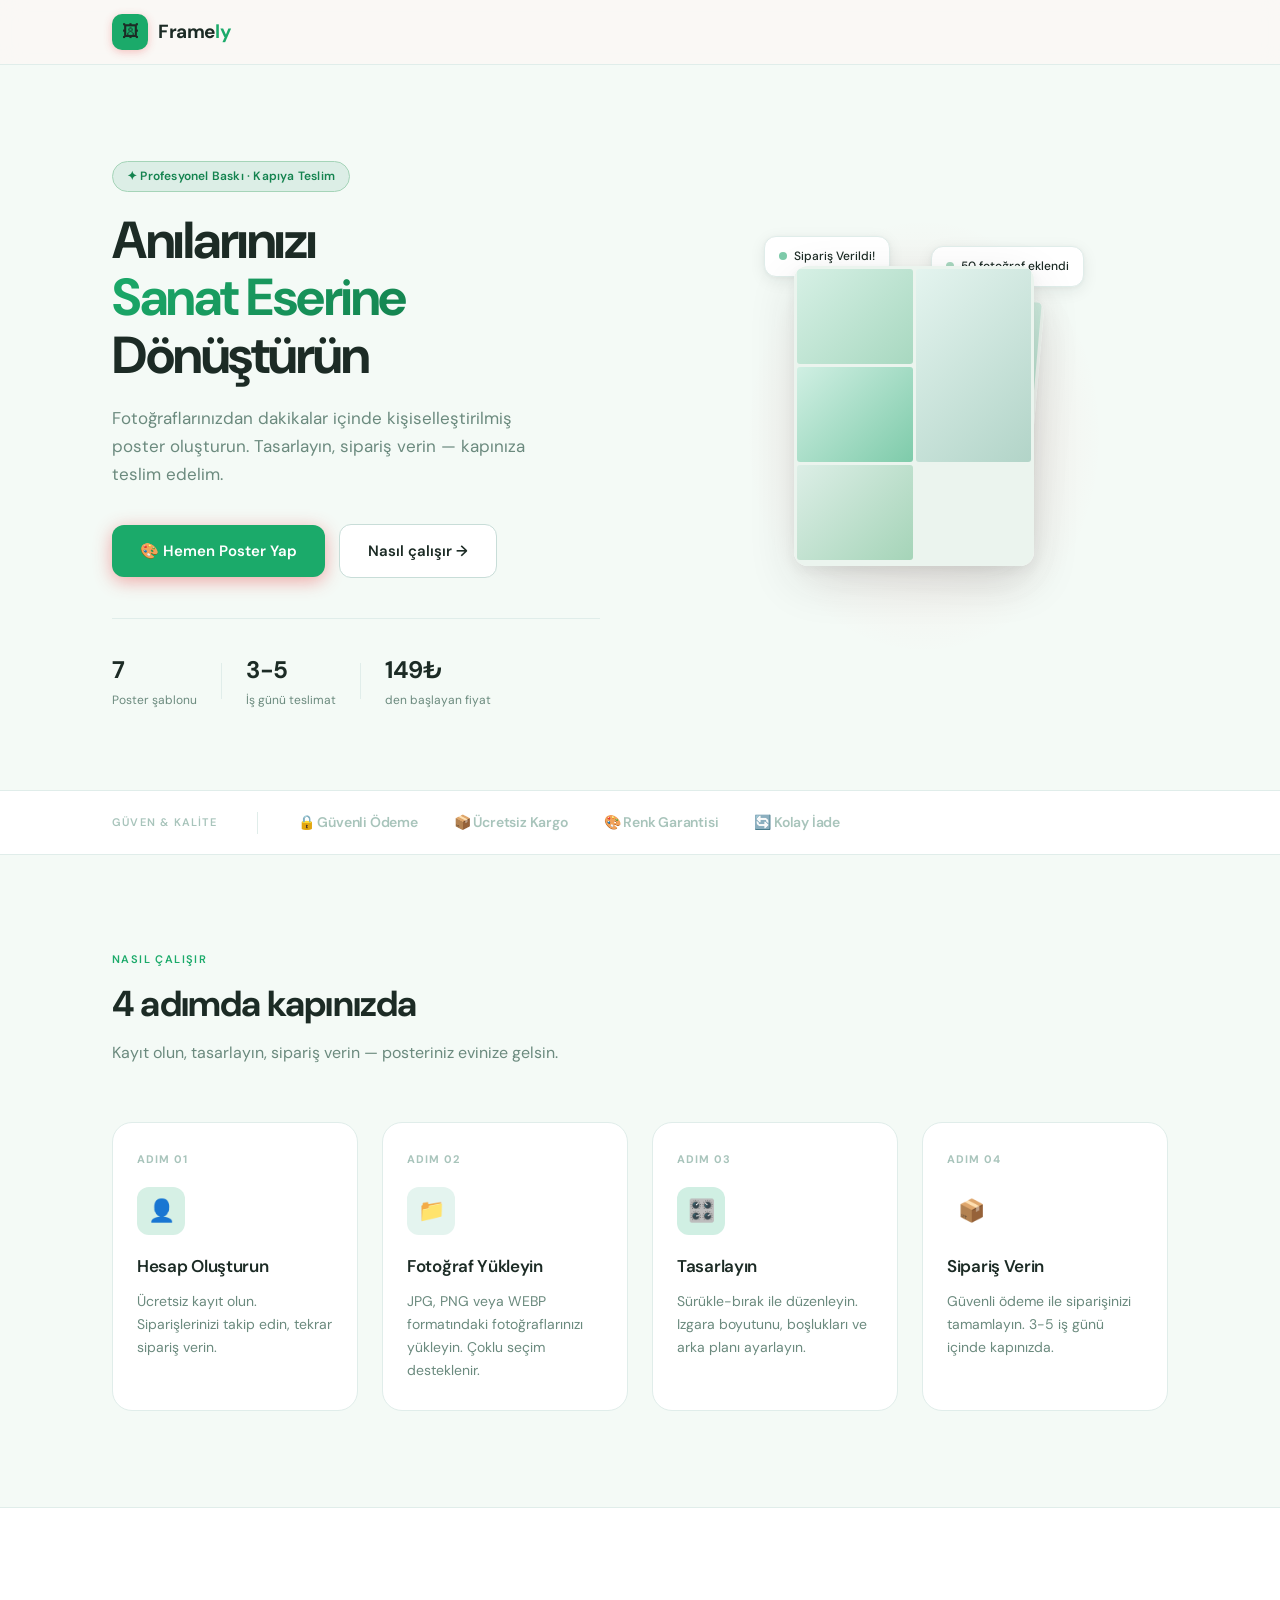
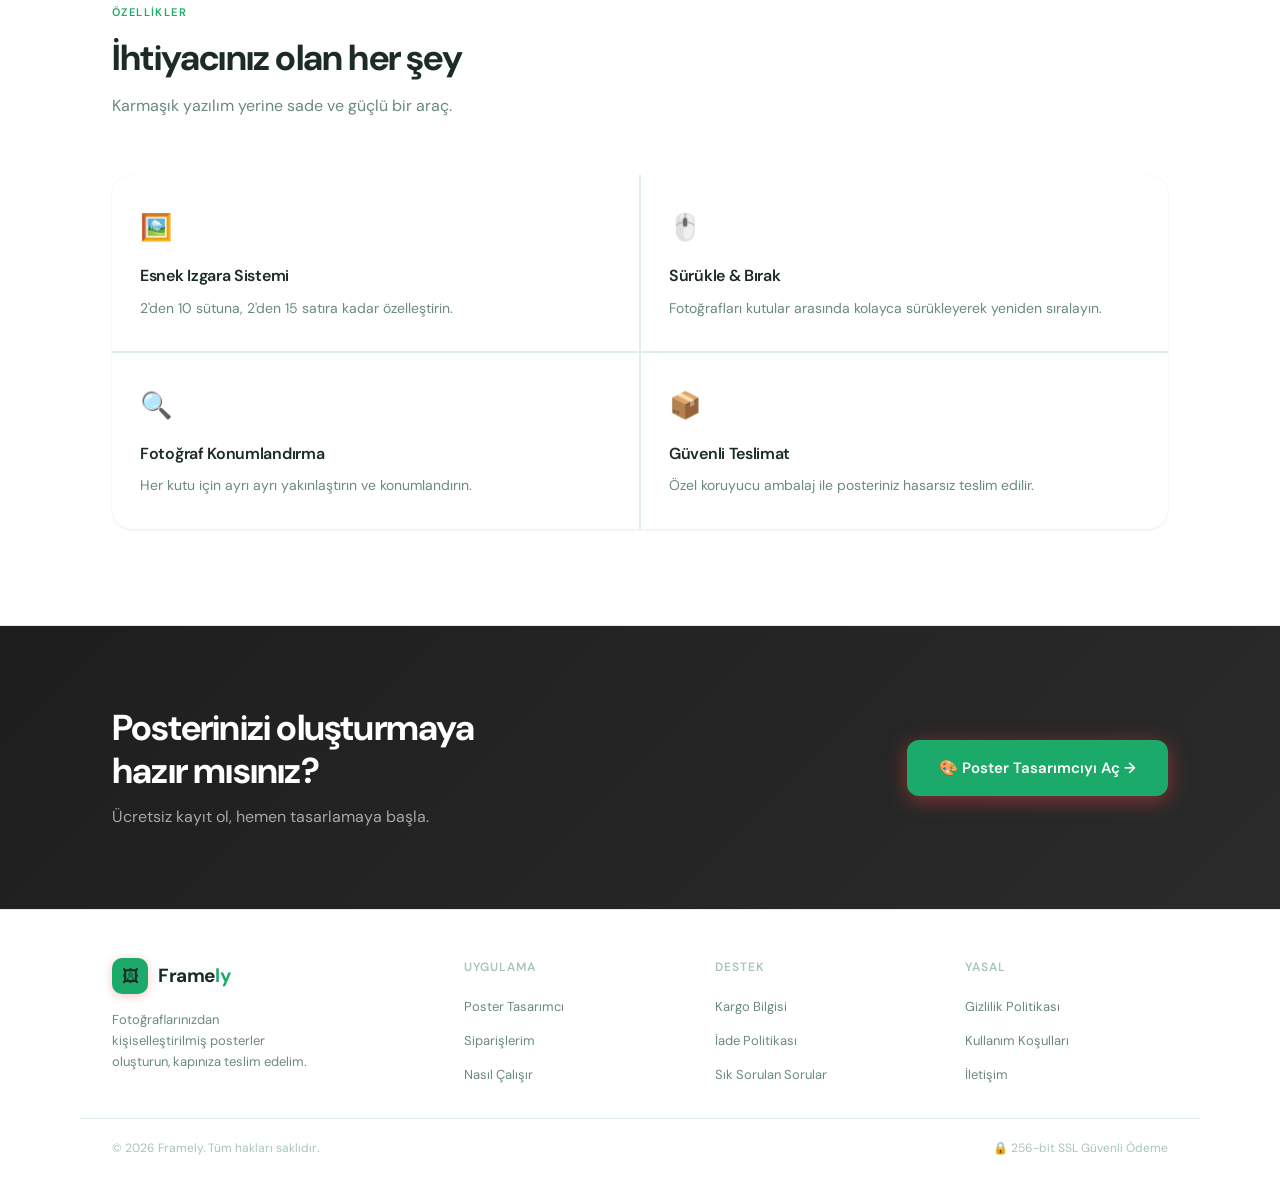
<file: index.html>
<!DOCTYPE html>
<html lang="tr">
<head>
<meta charset="UTF-8">
<meta name="viewport" content="width=device-width, initial-scale=1.0">
<link rel="icon" type="image/png" href="favicon.png">
<meta http-equiv="Cache-Control" content="no-cache, no-store, must-revalidate">
<meta http-equiv="Pragma" content="no-cache">
<meta http-equiv="Expires" content="0">
<meta name="app-version" content="5">
<script>if(!sessionStorage.getItem('fr-v5')){sessionStorage.setItem('fr-v5','1');location.reload(true);}</script>
<title>Framely — Kişisel Posterler</title>
<link rel="preconnect" href="https://fonts.googleapis.com">
<link href="https://fonts.googleapis.com/css2?family=DM+Sans:ital,wght@0,300;0,400;0,500;0,600;0,700;1,400&display=swap" rel="stylesheet">
<link rel="stylesheet" href="css/variables.css?v=6">
<link rel="stylesheet" href="css/landing.css?v=6">
<link rel="stylesheet" href="css/usermenu.css?v=6">
</head>
<body>

<!-- HEADER -->
<header>
  <div class="header-inner">
    <a href="index.html" class="logo">
      <div class="logo-mark">🖼</div>
      <span class="logo-text">Frame<span>ly</span></span>
    </a>

    <nav id="mainNav"></nav>
  </div>
</header>

<!-- HERO -->
<section>
  <div class="hero">

    <!-- Left -->
    <div class="hero-content">
      <div class="hero-badge">✦ Profesyonel Baskı · Kapıya Teslim</div>
      <h1 class="hero-title">
        Anılarınızı<br>
        <em>Sanat Eserine</em><br>
        Dönüştürün
      </h1>
      <p class="hero-sub">
        Fotoğraflarınızdan dakikalar içinde kişiselleştirilmiş poster oluşturun.
        Tasarlayın, sipariş verin — kapınıza teslim edelim.
      </p>
      <div class="hero-actions">
        <a href="templates.html" class="btn-hero btn-hero-primary">
          🎨 Hemen Poster Yap
        </a>
        <a href="#nasil-calisir" class="btn-hero btn-hero-ghost">
          Nasıl çalışır →
        </a>
      </div>

      <div class="hero-stats">
        <div class="stat-item">
          <div class="stat-num">7</div>
          <div class="stat-label">Poster şablonu</div>
        </div>
        <div class="stat-sep"></div>
        <div class="stat-item">
          <div class="stat-num">3-5</div>
          <div class="stat-label">İş günü teslimat</div>
        </div>
        <div class="stat-sep"></div>
        <div class="stat-item">
          <div class="stat-num">149₺</div>
          <div class="stat-label">den başlayan fiyat</div>
        </div>
      </div>
    </div>

    <!-- Right (Visual) -->
    <div class="hero-visual">
      <div class="poster-preview-wrap">
        <div class="poster-mock pm-main">
          <div class="pm-grid">
            <div class="pm-cell"></div>
            <div class="pm-cell"></div>
            <div class="pm-cell"></div>
            <div class="pm-cell"></div>
            <div class="pm-cell"></div>
          </div>
        </div>
        <div class="poster-mock pm-back">
          <div class="pm-grid">
            <div class="pm-cell"></div>
            <div class="pm-cell"></div>
            <div class="pm-cell"></div>
            <div class="pm-cell"></div>
            <div class="pm-cell"></div>
            <div class="pm-cell"></div>
          </div>
        </div>
        <div class="floating-tag">
          <div class="tag-dot" style="background:var(--mint)"></div>
          Sipariş Verildi!
        </div>
        <div class="floating-tag">
          <div class="tag-dot" style="background:var(--rose)"></div>
          50 fotoğraf eklendi
        </div>
      </div>
    </div>

  </div>
</section>

<!-- TRUST BAR -->
<div class="trust-bar">
  <div class="trust-inner">
    <span class="trust-label">Güven & Kalite</span>
    <div class="trust-sep"></div>
    <div class="trust-items">
      <span class="trust-item">🔒 Güvenli Ödeme</span>
      <span class="trust-item">📦 Ücretsiz Kargo</span>
      <span class="trust-item">🎨 Renk Garantisi</span>
      <span class="trust-item">🔄 Kolay İade</span>
    </div>
  </div>
</div>

<!-- HOW IT WORKS -->
<section class="section" id="nasil-calisir">
  <div class="section-label">Nasıl Çalışır</div>
  <h2 class="section-title">4 adımda kapınızda</h2>
  <p class="section-sub">Kayıt olun, tasarlayın, sipariş verin — posteriniz evinize gelsin.</p>

  <div class="steps-grid steps-grid-4">
    <div class="step-card">
      <div class="step-num">Adım 01</div>
      <div class="step-icon">👤</div>
      <div class="step-title">Hesap Oluşturun</div>
      <p class="step-desc">Ücretsiz kayıt olun. Siparişlerinizi takip edin, tekrar sipariş verin.</p>
    </div>
    <div class="step-card">
      <div class="step-num">Adım 02</div>
      <div class="step-icon">📁</div>
      <div class="step-title">Fotoğraf Yükleyin</div>
      <p class="step-desc">JPG, PNG veya WEBP formatındaki fotoğraflarınızı yükleyin. Çoklu seçim desteklenir.</p>
    </div>
    <div class="step-card">
      <div class="step-num">Adım 03</div>
      <div class="step-icon">🎛️</div>
      <div class="step-title">Tasarlayın</div>
      <p class="step-desc">Sürükle-bırak ile düzenleyin. Izgara boyutunu, boşlukları ve arka planı ayarlayın.</p>
    </div>
    <div class="step-card">
      <div class="step-num">Adım 04</div>
      <div class="step-icon">📦</div>
      <div class="step-title">Sipariş Verin</div>
      <p class="step-desc">Güvenli ödeme ile siparişinizi tamamlayın. 3-5 iş günü içinde kapınızda.</p>
    </div>
  </div>
</section>


<!-- FEATURES -->
<div class="features-section" id="ozellikler">
  <div class="section">
    <div class="section-label">Özellikler</div>
    <h2 class="section-title">İhtiyacınız olan her şey</h2>
    <p class="section-sub">Karmaşık yazılım yerine sade ve güçlü bir araç.</p>

    <div class="features-grid">
      <div class="feature-cell">
        <div class="feature-icon">🖼️</div>
        <div class="feature-title">Esnek Izgara Sistemi</div>
        <p class="feature-desc">2'den 10 sütuna, 2'den 15 satıra kadar özelleştirin.</p>
      </div>
      <div class="feature-cell">
        <div class="feature-icon">🖱️</div>
        <div class="feature-title">Sürükle & Bırak</div>
        <p class="feature-desc">Fotoğrafları kutular arasında kolayca sürükleyerek yeniden sıralayın.</p>
      </div>
      <div class="feature-cell">
        <div class="feature-icon">🔍</div>
        <div class="feature-title">Fotoğraf Konumlandırma</div>
        <p class="feature-desc">Her kutu için ayrı ayrı yakınlaştırın ve konumlandırın.</p>
      </div>
      <div class="feature-cell">
        <div class="feature-icon">📦</div>
        <div class="feature-title">Güvenli Teslimat</div>
        <p class="feature-desc">Özel koruyucu ambalaj ile posteriniz hasarsız teslim edilir.</p>
      </div>
    </div>
  </div>
</div>

<!-- CTA -->
<div class="cta-section">
  <div class="cta-inner">
    <div>
      <h2 class="cta-title">Posterinizi oluşturmaya<br>hazır mısınız?</h2>
      <p class="cta-sub">Ücretsiz kayıt ol, hemen tasarlamaya başla.</p>
    </div>
    <a href="templates.html" class="btn-cta">
      🎨 Poster Tasarımcıyı Aç →
    </a>
  </div>
</div>

<!-- FOOTER -->
<footer>
  <div class="footer-inner">
    <div class="footer-brand">
      <a href="index.html" class="logo">
        <div class="logo-mark">🖼</div>
        <span class="logo-text">Frame<span>ly</span></span>
      </a>
      <p class="footer-tagline">Fotoğraflarınızdan kişiselleştirilmiş posterler oluşturun, kapınıza teslim edelim.</p>
    </div>

    <div>
      <div class="footer-col-title">Uygulama</div>
      <ul class="footer-links">
        <li><a href="templates.html">Poster Tasarımcı</a></li>
        <li><a href="orders.html">Siparişlerim</a></li>
        <li><a href="#nasil-calisir">Nasıl Çalışır</a></li>
      </ul>
    </div>

    <div>
      <div class="footer-col-title">Destek</div>
      <ul class="footer-links">
        <li><a href="#">Kargo Bilgisi</a></li>
        <li><a href="iade-politikasi.html">İade Politikası</a></li>
        <li><a href="faq.html">Sık Sorulan Sorular</a></li>
      </ul>
    </div>

    <div>
      <div class="footer-col-title">Yasal</div>
      <ul class="footer-links">
        <li><a href="gizlilik-politikasi.html">Gizlilik Politikası</a></li>
        <li><a href="kullanim-kosullari.html">Kullanım Koşulları</a></li>
        <li><a href="iletisim.html">İletişim</a></li>
      </ul>
    </div>
  </div>

  <div class="footer-bottom">
    <span>© 2026 Framely. Tüm hakları saklıdır.</span>
    <span>🔒 256-bit SSL Güvenli Ödeme</span>
  </div>
</footer>

<script type="module">
import { renderSiteNav } from './js/header.js?v=6';
document.addEventListener('DOMContentLoaded', async () => {
  await renderSiteNav(document.getElementById('mainNav'), 'home');
});
</script>
</body>
</html>
</file>
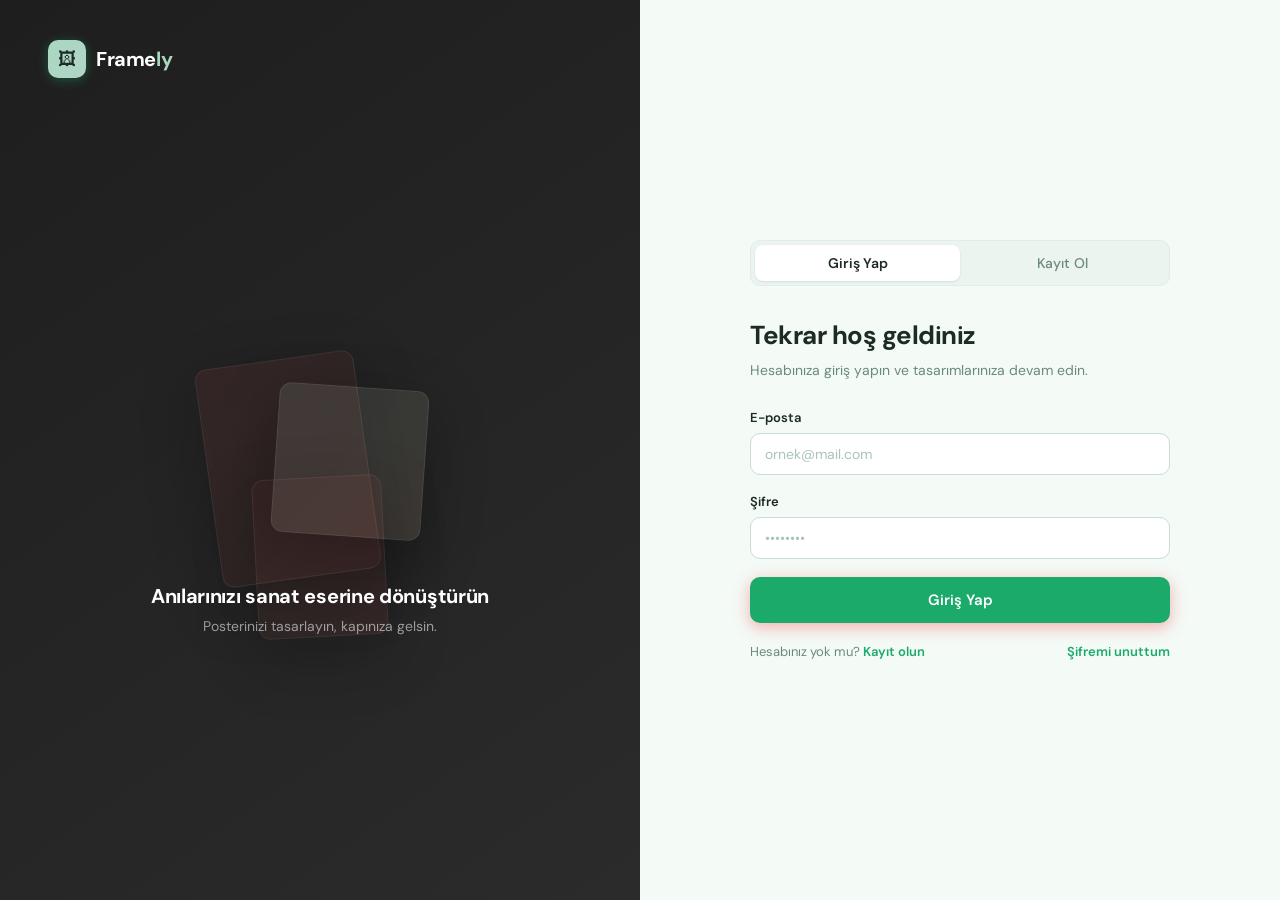
<file: auth.html>
﻿<!DOCTYPE html>
<html lang="tr">
<head>
<meta charset="UTF-8">
<meta name="viewport" content="width=device-width, initial-scale=1.0">
<link rel="icon" type="image/png" href="favicon.png">
<title>Framely — Giriş / Kayıt</title>
<link rel="preconnect" href="https://fonts.googleapis.com">
<link href="https://fonts.googleapis.com/css2?family=DM+Sans:wght@300;400;500;600;700&display=swap" rel="stylesheet">
<link rel="stylesheet" href="css/variables.css?v=6">
<link rel="stylesheet" href="css/auth.css?v=6">
</head>
<body>

<div class="auth-layout">

  <div class="auth-brand">
    <a href="index.html" class="logo">
      <div class="logo-mark">🖼</div>
      <span class="logo-text">Frame<span>ly</span></span>
    </a>
    <div class="auth-brand-visual">
      <div class="brand-poster bp1">
        <div class="brand-grid bg-5x10"></div>
      </div>
      <div class="brand-poster bp2">
        <div class="brand-grid bg-6x6"></div>
      </div>
      <div class="brand-poster bp3">
        <div class="brand-grid bg-7x7"></div>
      </div>
      <div class="brand-tagline">
        <strong>Anılarınızı sanat eserine dönüştürün</strong>
        <span>Posterinizi tasarlayın, kapınıza gelsin.</span>
      </div>
    </div>
  </div>

  <div class="auth-main">
    <div class="auth-box">

      <div class="auth-tabs" id="authTabs">
        <button class="auth-tab active" data-tab="login">Giriş Yap</button>
        <button class="auth-tab" data-tab="register">Kayıt Ol</button>
      </div>

      <!-- LOGIN FORM -->
      <form class="auth-form" id="loginForm" novalidate>
        <h1 class="auth-title">Tekrar hoş geldiniz</h1>
        <p class="auth-sub">Hesabınıza giriş yapın ve tasarımlarınıza devam edin.</p>

        <div class="field-group">
          <label class="field-label">E-posta</label>
          <input class="field-input" type="email" id="loginEmail" placeholder="ornek@mail.com" required autocomplete="email">
        </div>

        <div class="field-group">
          <label class="field-label">Şifre</label>
          <input class="field-input" type="password" id="loginPassword" placeholder="••••••••" required autocomplete="current-password">
        </div>

        <div class="auth-error" id="loginError"></div>

        <button class="btn-auth" type="submit">Giriş Yap</button>

        <div style="display:flex;justify-content:space-between;align-items:center;flex-wrap:wrap;gap:8px;">
          <p class="auth-switch" style="margin:0;">Hesabınız yok mu? <button type="button" class="auth-switch-btn" data-goto="register">Kayıt olun</button></p>
          <button type="button" class="auth-switch-btn" id="forgotBtn">Şifremi unuttum</button>
        </div>
      </form>

      <!-- FORGOT PASSWORD PANEL -->
      <div class="verify-panel hidden" id="forgotPanel">
        <div class="verify-panel-icon">🔑</div>
        <h2 class="verify-panel-title">Şifre sıfırlama</h2>
        <p class="verify-panel-desc">Kayıtlı e-posta adresinizi girin, şifre sıfırlama bağlantısı gönderelim.</p>

        <form id="forgotForm" novalidate>
          <div class="field-group" style="text-align:left;">
            <label class="field-label">E-posta</label>
            <input class="field-input" type="email" id="forgotEmail" placeholder="ornek@mail.com" required autocomplete="email">
          </div>
          <div class="auth-error" id="forgotError"></div>
          <button class="btn-auth" type="submit" id="forgotSubmitBtn">Sıfırlama Bağlantısı Gönder</button>
        </form>

        <div class="verify-panel-success hidden" id="forgotSuccess">
          ✅ Şifre sıfırlama bağlantısı e-posta adresinize gönderildi.
        </div>

        <p class="auth-switch" style="margin-top:16px;">
          <button type="button" class="auth-switch-btn" data-goto="login">← Giriş sayfasına dön</button>
        </p>
      </div>

      <!-- REGISTER FORM -->
      <form class="auth-form hidden" id="registerForm" novalidate>
        <h1 class="auth-title">Hesap oluşturun</h1>
        <p class="auth-sub">Ücretsiz kaydolun, posterlerinizi siparişe dönüştürün.</p>

        <div class="field-group">
          <label class="field-label">Ad Soyad</label>
          <input class="field-input" type="text" id="regName" placeholder="Adınız Soyadınız" required>
        </div>

        <div class="field-group">
          <label class="field-label">E-posta</label>
          <input class="field-input" type="email" id="regEmail" placeholder="ornek@mail.com" required autocomplete="email">
        </div>

        <div class="field-group">
          <label class="field-label">Şifre <span class="field-hint">En az 6 karakter</span></label>
          <input class="field-input" type="password" id="regPassword" placeholder="••••••••" required minlength="6" autocomplete="new-password">
        </div>

        <div class="field-group">
          <label class="field-label">Şifre Tekrar</label>
          <input class="field-input" type="password" id="regPassword2" placeholder="••••••••" required autocomplete="new-password">
        </div>

        <div class="auth-error" id="registerError"></div>

        <button class="btn-auth" type="submit" id="regSubmitBtn">Kayıt Ol</button>

        <p class="auth-switch">Zaten hesabınız var mı? <button type="button" class="auth-switch-btn" data-goto="login">Giriş yapın</button></p>
      </form>

      <!-- CHECK EMAIL PANEL -->
      <div class="verify-panel hidden" id="verifyPanel">
        <div class="verify-panel-icon">📬</div>
        <h2 class="verify-panel-title">E-postanızı kontrol edin</h2>
        <p class="verify-panel-desc">
          <strong id="verifyPanelEmail"></strong> adresine doğrulama bağlantısı gönderdik.
          Bağlantıya tıklayarak kaydınızı tamamlayın.
        </p>
        <div class="verify-panel-note">
          <span>📌</span>
          <span>E-posta birkaç dakika içinde gelecektir. Gelen kutunuzda göremiyorsanız spam/junk klasörünü kontrol edin.</span>
        </div>
        <button class="btn-resend" id="resendBtn" type="button">Tekrar gönder</button>
        <div class="auth-error" id="resendError"></div>
        <div class="verify-panel-success hidden" id="resendSuccess">✅ Doğrulama e-postası tekrar gönderildi.</div>
        <p class="auth-switch" style="margin-top:20px;">
          <button type="button" class="auth-switch-btn" data-goto="login">← Giriş sayfasına dön</button>
        </p>
      </div>

    </div>
  </div>

</div>

<script type="module">
import { signIn, signUp, resendSignupEmail, sendPasswordReset, isLoggedIn } from './js/auth.js?v=6';

// Zaten giriş yapılmışsa yönlendir
(async () => {
  if (await isLoggedIn()) {
    const redir = sessionStorage.getItem('framely:authRedirect') || 'index.html';
    sessionStorage.removeItem('framely:authRedirect');
    window.location.href = redir;
  }
})();

const tabs         = document.querySelectorAll('.auth-tab');
const authTabs     = document.getElementById('authTabs');
const loginForm    = document.getElementById('loginForm');
const registerForm = document.getElementById('registerForm');
const verifyPanel  = document.getElementById('verifyPanel');
const forgotPanel  = document.getElementById('forgotPanel');

let pendingEmail = '';

const allPanels = [loginForm, registerForm, verifyPanel, forgotPanel];

function hideAll() {
  allPanels.forEach(p => p.classList.add('hidden'));
}

function switchTab(tab) {
  authTabs.classList.remove('hidden');
  hideAll();
  tabs.forEach(t => t.classList.toggle('active', t.dataset.tab === tab));
  if (tab === 'login')    loginForm.classList.remove('hidden');
  if (tab === 'register') registerForm.classList.remove('hidden');
}

function showVerifyPanel(email) {
  pendingEmail = email;
  authTabs.classList.add('hidden');
  hideAll();
  verifyPanel.classList.remove('hidden');
  document.getElementById('verifyPanelEmail').textContent = email;
  document.getElementById('resendError').textContent = '';
  document.getElementById('resendSuccess').classList.add('hidden');
}

function showForgotPanel() {
  authTabs.classList.add('hidden');
  hideAll();
  forgotPanel.classList.remove('hidden');
  document.getElementById('forgotError').textContent = '';
  document.getElementById('forgotSuccess').classList.add('hidden');
  document.getElementById('forgotEmail').value = '';
  document.getElementById('forgotForm').classList.remove('hidden');
}

tabs.forEach(t => t.addEventListener('click', () => switchTab(t.dataset.tab)));
document.querySelectorAll('.auth-switch-btn[data-goto]').forEach(btn => {
  btn.addEventListener('click', () => switchTab(btn.dataset.goto));
});

document.getElementById('forgotBtn').addEventListener('click', showForgotPanel);

// ── GİRİŞ FORMU ──────────────────────────────────────────────────────────────
loginForm.addEventListener('submit', async e => {
  e.preventDefault();
  const email = document.getElementById('loginEmail').value.trim();
  const pass  = document.getElementById('loginPassword').value;
  const err   = document.getElementById('loginError');
  const btn   = loginForm.querySelector('button[type="submit"]');
  err.textContent = '';
  btn.disabled = true;
  btn.textContent = 'Giriş yapılıyor...';

  const res = await signIn(email, pass);
  btn.disabled = false;
  btn.textContent = 'Giriş Yap';

  if (!res.ok) { err.textContent = res.error; return; }
  const redir = sessionStorage.getItem('framely:authRedirect') || 'index.html';
  sessionStorage.removeItem('framely:authRedirect');
  window.location.href = redir;
});

// ── KAYIT FORMU ───────────────────────────────────────────────────────────────
registerForm.addEventListener('submit', async e => {
  e.preventDefault();
  const name  = document.getElementById('regName').value.trim();
  const email = document.getElementById('regEmail').value.trim();
  const pass  = document.getElementById('regPassword').value;
  const pass2 = document.getElementById('regPassword2').value;
  const err   = document.getElementById('registerError');
  const btn   = document.getElementById('regSubmitBtn');
  err.textContent = '';

  if (!name)           { err.textContent = 'Ad Soyad zorunludur.'; return; }
  if (pass.length < 6) { err.textContent = 'Şifre en az 6 karakter olmalıdır.'; return; }
  if (pass !== pass2)  { err.textContent = 'Şifreler eşleşmiyor.'; return; }

  btn.textContent = 'Kaydediliyor...';
  btn.disabled = true;

  const res = await signUp(name, email, pass);
  btn.textContent = 'Kayıt Ol';
  btn.disabled = false;

  if (!res.ok) { err.textContent = res.error; return; }
  showVerifyPanel(email);
});

// ── TEKRAR GÖNDER ─────────────────────────────────────────────────────────────
document.getElementById('resendBtn').addEventListener('click', async () => {
  const resendErr = document.getElementById('resendError');
  const resendOk  = document.getElementById('resendSuccess');
  const btn       = document.getElementById('resendBtn');
  resendErr.textContent = '';
  resendOk.classList.add('hidden');

  btn.textContent = 'Gönderiliyor...';
  btn.disabled = true;

  const res = await resendSignupEmail(pendingEmail);

  if (!res.ok) {
    resendErr.textContent = res.error;
    btn.textContent = 'Tekrar gönder';
    btn.disabled = false;
    return;
  }

  resendOk.classList.remove('hidden');

  let countdown = 60;
  btn.textContent = `Tekrar gönder (${countdown}s)`;
  const iv = setInterval(() => {
    countdown--;
    btn.textContent = `Tekrar gönder (${countdown}s)`;
    if (countdown <= 0) { clearInterval(iv); btn.disabled = false; btn.textContent = 'Tekrar gönder'; }
  }, 1000);
});

// ── ŞİFRE SIFIRLAMA ───────────────────────────────────────────────────────────
document.getElementById('forgotForm').addEventListener('submit', async e => {
  e.preventDefault();
  const email = document.getElementById('forgotEmail').value.trim();
  const err   = document.getElementById('forgotError');
  const ok    = document.getElementById('forgotSuccess');
  const btn   = document.getElementById('forgotSubmitBtn');
  const form  = document.getElementById('forgotForm');
  err.textContent = '';
  ok.classList.add('hidden');

  btn.textContent = 'Gönderiliyor...';
  btn.disabled = true;

  const res = await sendPasswordReset(email);
  btn.textContent = 'Sıfırlama Bağlantısı Gönder';
  btn.disabled = false;

  if (!res.ok) { err.textContent = res.error; return; }
  form.classList.add('hidden');
  ok.classList.remove('hidden');
});

// ── URL PARAMETRESI ───────────────────────────────────────────────────────────
const urlTab = new URLSearchParams(window.location.search).get('tab');
if (urlTab === 'register') switchTab('register');
</script>
</body>
</html>
</file>
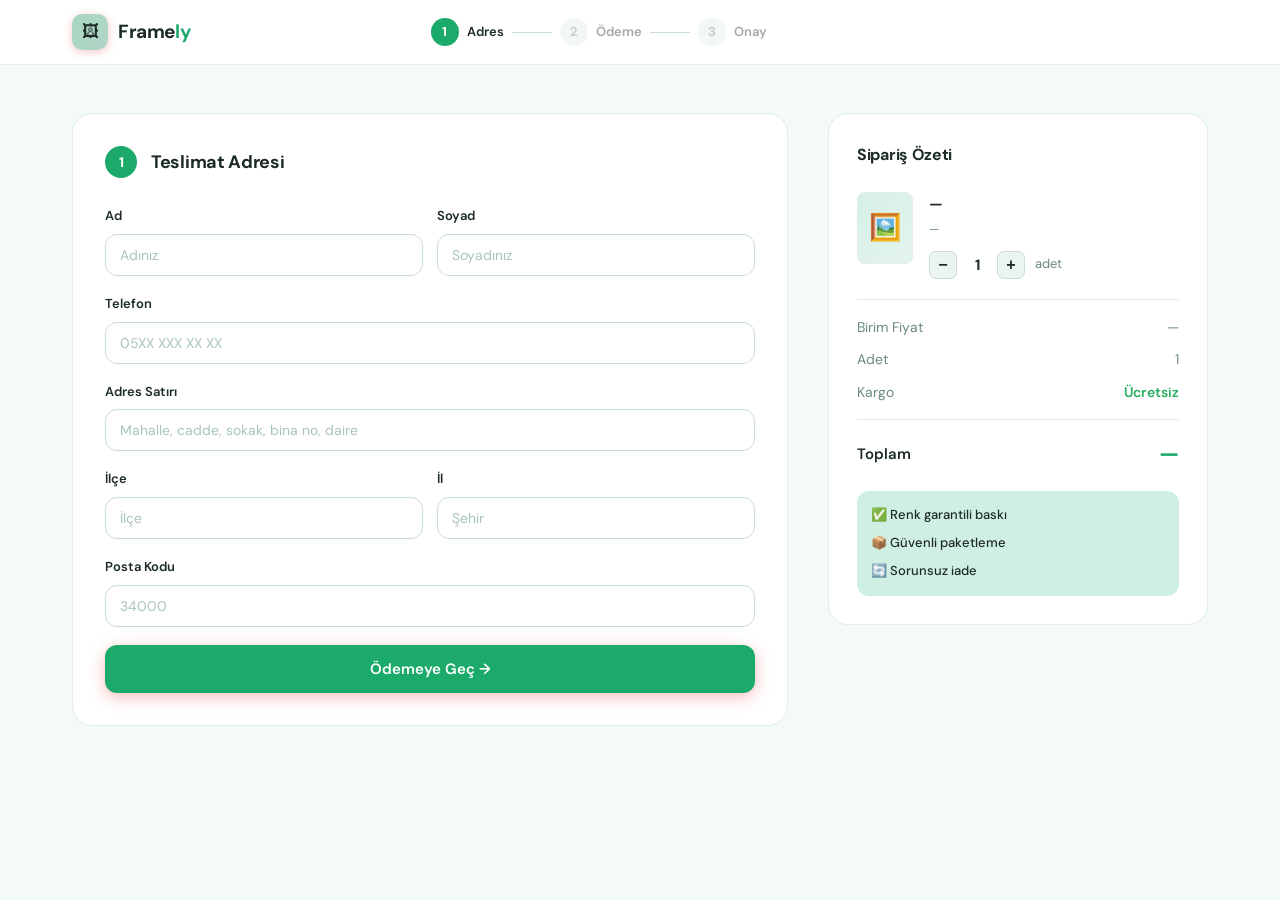
<file: checkout.html>
<!DOCTYPE html>
<html lang="tr">
<head>
<meta charset="UTF-8">
<meta name="viewport" content="width=device-width, initial-scale=1.0">
<link rel="icon" type="image/png" href="favicon.png">
<title>Framely — Sipariş & Ödeme</title>
<link rel="preconnect" href="https://fonts.googleapis.com">
<link href="https://fonts.googleapis.com/css2?family=DM+Sans:wght@300;400;500;600;700&display=swap" rel="stylesheet">
<link rel="stylesheet" href="css/variables.css?v=6">
<link rel="stylesheet" href="css/landing.css?v=6">
<link rel="stylesheet" href="css/checkout.css?v=6">
<link rel="stylesheet" href="css/usermenu.css?v=6">
</head>
<body>

<header class="co-header">
  <div class="co-header-inner">
    <a href="index.html" class="logo">
      <div class="logo-mark">🖼</div>
      <span class="logo-text">Frame<span>ly</span></span>
    </a>
    <div class="co-steps">
      <div class="co-step active" id="step1Indicator">
        <span class="co-step-num">1</span>
        <span class="co-step-label">Adres</span>
      </div>
      <div class="co-step-line"></div>
      <div class="co-step" id="step2Indicator">
        <span class="co-step-num">2</span>
        <span class="co-step-label">Ödeme</span>
      </div>
      <div class="co-step-line"></div>
      <div class="co-step" id="step3Indicator">
        <span class="co-step-num">3</span>
        <span class="co-step-label">Onay</span>
      </div>
    </div>
    <nav id="mainNav" style="margin-left:auto"></nav>
  </div>
</header>

<div class="co-layout">

  <!-- LEFT: FORMS -->
  <div class="co-forms">

    <!-- STEP 1: ADDRESS -->
    <div class="co-section" id="sectionAddress">
      <div class="co-section-title">
        <div class="co-section-num">1</div>
        Teslimat Adresi
      </div>

      <form id="addressForm" novalidate>
        <div class="field-row2">
          <div class="field-group">
            <label class="field-label">Ad</label>
            <input class="field-input" type="text" id="adFirstName" placeholder="Adınız" required>
          </div>
          <div class="field-group">
            <label class="field-label">Soyad</label>
            <input class="field-input" type="text" id="adLastName" placeholder="Soyadınız" required>
          </div>
        </div>

        <div class="field-group">
          <label class="field-label">Telefon</label>
          <input class="field-input" type="tel" id="adPhone" placeholder="05XX XXX XX XX" required>
        </div>

        <div class="field-group">
          <label class="field-label">Adres Satırı</label>
          <input class="field-input" type="text" id="adLine" placeholder="Mahalle, cadde, sokak, bina no, daire" required>
        </div>

        <div class="field-row2">
          <div class="field-group">
            <label class="field-label">İlçe</label>
            <input class="field-input" type="text" id="adDistrict" placeholder="İlçe" required>
          </div>
          <div class="field-group">
            <label class="field-label">İl</label>
            <input class="field-input" type="text" id="adCity" placeholder="Şehir" required>
          </div>
        </div>

        <div class="field-group">
          <label class="field-label">Posta Kodu</label>
          <input class="field-input" type="text" id="adPostal" placeholder="34000" maxlength="5">
        </div>

        <div class="form-error" id="addressError"></div>

        <button class="btn-next" type="submit">Ödemeye Geç →</button>
      </form>
    </div>

    <!-- STEP 2: PAYMENT -->
    <div class="co-section hidden" id="sectionPayment">
      <div class="co-section-title">
        <div class="co-section-num">2</div>
        Ödeme Bilgileri
      </div>

      <div class="card-badges">
        <span class="card-badge">VISA</span>
        <span class="card-badge">MC</span>
        <span class="card-badge">AMEX</span>
        <span class="card-badge">Troy</span>
      </div>

      <form id="paymentForm" novalidate>
        <div class="field-group">
          <label class="field-label">Kart Üzerindeki Ad</label>
          <input class="field-input" type="text" id="payName" placeholder="AD SOYAD" required autocomplete="cc-name">
        </div>

        <div class="field-group">
          <label class="field-label">Kart Numarası</label>
          <div class="card-input-wrap">
            <input class="field-input" type="text" id="payCard" placeholder="0000 0000 0000 0000" maxlength="19" required autocomplete="cc-number">
            <span class="card-icon" id="cardIcon">💳</span>
          </div>
        </div>

        <div class="field-row2">
          <div class="field-group">
            <label class="field-label">Son Kullanma</label>
            <input class="field-input" type="text" id="payExpiry" placeholder="AA/YY" maxlength="5" required autocomplete="cc-exp">
          </div>
          <div class="field-group">
            <label class="field-label">CVV</label>
            <input class="field-input" type="text" id="payCVV" placeholder="123" maxlength="4" required autocomplete="cc-csc">
          </div>
        </div>

        <div class="installment-section">
          <div class="install-title">Taksit Seçeneği</div>
          <div class="install-options" id="installOptions"></div>
        </div>

        <div class="form-error" id="paymentError"></div>

        <div class="pay-total-row">
          <span>Ödenecek Tutar</span>
          <strong id="payTotalLabel">—</strong>
        </div>

        <button class="btn-pay" type="submit" id="btnPay">
          <span id="btnPayText">Ödemeyi Tamamla</span>
          <span class="btn-pay-lock">🔒</span>
        </button>

        <button class="btn-back" type="button" id="btnBackToAddress">← Adrese Dön</button>
      </form>
    </div>

    <!-- STEP 3: SUCCESS -->
    <div class="co-section hidden" id="sectionSuccess">
      <div class="success-wrap">
        <div class="success-icon">✓</div>
        <h2 class="success-title">Siparişiniz Alındı!</h2>
        <p class="success-sub">Sipariş numaranız: <strong id="successOrderId"></strong></p>
        <p class="success-desc">
          Posteriniz hazırlanmaya başlandı. Tahmini kargo süresi <strong>3-5 iş günü</strong>.
          Kargo takip bilgisi e-posta adresinize gönderilecektir.
        </p>
        <div class="success-actions">
          <a href="orders.html" class="btn-orders">Siparişlerimi Gör</a>
          <a href="templates.html" class="btn-new-order">Yeni Poster Tasarla</a>
        </div>
      </div>
    </div>

  </div>

  <!-- RIGHT: ORDER SUMMARY -->
  <div class="co-summary">
    <div class="summary-card">
      <div class="summary-title">Sipariş Özeti</div>

      <div class="summary-item" id="summaryItem">
        <div class="summary-poster-icon" id="summaryIcon">🖼️</div>
        <div class="summary-item-info">
          <div class="summary-item-name" id="summaryName">—</div>
          <div class="summary-item-desc" id="summaryDesc">—</div>
          <div class="summary-qty-row">
            <button class="qty-btn" id="qtyMinus">−</button>
            <span class="qty-val" id="qtyVal">1</span>
            <button class="qty-btn" id="qtyPlus">+</button>
            <span class="qty-label">adet</span>
          </div>
        </div>
      </div>

      <div class="summary-divider"></div>

      <div class="summary-rows">
        <div class="summary-row">
          <span>Birim Fiyat</span>
          <span id="summaryUnitPrice">—</span>
        </div>
        <div class="summary-row">
          <span>Adet</span>
          <span id="summaryQty">1</span>
        </div>
        <div class="summary-row">
          <span>Kargo</span>
          <span class="summary-free">Ücretsiz</span>
        </div>
      </div>

      <div class="summary-divider"></div>

      <div class="summary-total">
        <span>Toplam</span>
        <strong id="summaryTotal">—</strong>
      </div>

      <div class="summary-guarantee">
        <div class="guarantee-item">✅ Renk garantili baskı</div>
        <div class="guarantee-item">📦 Güvenli paketleme</div>
        <div class="guarantee-item">🔄 Sorunsuz iade</div>
      </div>
    </div>
  </div>

</div>

<script type="module">
import { supabase } from './js/supabase.js';
import { getCurrentUser, requireAuth } from './js/auth.js?v=6';
import { getCart, createOrder } from './js/cart.js?v=6';
import { renderSiteNav } from './js/header.js?v=6';

// ── AUTH KONTROLÜ ─────────────────────────────────────────────────────────────
const authed = await requireAuth('checkout.html');
if (!authed) throw new Error('auth');

const user = await getCurrentUser();
const cart = getCart();

if (!cart) {
  window.location.href = 'templates.html';
}

// Prefill profile details if available
try {
  const { data: profile } = await supabase
    .from('profiles')
    .select('*')
    .eq('id', user.id)
    .single();

  if (profile) {
    if (profile.name) {
      const parts = profile.name.trim().split(/\s+/);
      if (parts.length > 1) {
        document.getElementById('adFirstName').value = parts[0];
        document.getElementById('adLastName').value = parts.slice(1).join(' ');
      } else {
        document.getElementById('adFirstName').value = profile.name;
      }
    }
    if (profile.phone) document.getElementById('adPhone').value = profile.phone;
    if (profile.address) document.getElementById('adLine').value = profile.address;
    if (profile.district) document.getElementById('adDistrict').value = profile.district;
    if (profile.city) document.getElementById('adCity').value = profile.city;
    if (profile.zip) document.getElementById('adPostal').value = profile.zip;
  }
} catch (e) {
  console.error('Profile prefill failed:', e);
}

// Nav render
await renderSiteNav(document.getElementById('mainNav'));

let quantity = cart ? (cart.quantity || 1) : 1;
let addressData = null;
let selectedInstall = 1;

function fmt(n) { return n.toLocaleString('tr-TR') + ' TL'; }

function updateSummaryUI() {
  const total = cart.price * quantity;
  document.getElementById('summaryName').textContent = cart.presetName;
  document.getElementById('summaryDesc').textContent = cart.presetDesc;
  document.getElementById('summaryIcon').textContent = cart.icon || '🖼️';
  document.getElementById('summaryUnitPrice').textContent = fmt(cart.price);
  document.getElementById('qtyVal').textContent = quantity;
  document.getElementById('summaryQty').textContent = quantity;
  document.getElementById('summaryTotal').textContent = fmt(total);
  document.getElementById('payTotalLabel').textContent = fmt(Math.ceil(total / selectedInstall));
}

if (cart) updateSummaryUI();

document.getElementById('qtyMinus').addEventListener('click', () => {
  if (quantity > 1) { quantity--; updateSummaryUI(); }
});
document.getElementById('qtyPlus').addEventListener('click', () => {
  if (quantity < 10) { quantity++; updateSummaryUI(); renderInstallments(); }
});

function renderInstallments() {
  const total = cart.price * quantity;
  const opts = [
    { n: 1, label: 'Tek Çekim' },
    { n: 2, label: '2 Taksit' },
    { n: 3, label: '3 Taksit' },
    { n: 6, label: '6 Taksit' },
  ];
  const wrap = document.getElementById('installOptions');
  wrap.innerHTML = '';
  opts.forEach(o => {
    const btn = document.createElement('button');
    btn.type = 'button';
    btn.className = 'install-btn' + (o.n === selectedInstall ? ' active' : '');
    btn.innerHTML = `<span>${o.label}</span><span>${fmt(Math.ceil(total / o.n))}${o.n > 1 ? ' x' + o.n : ''}</span>`;
    btn.addEventListener('click', () => {
      selectedInstall = o.n;
      document.getElementById('payTotalLabel').textContent = fmt(Math.ceil(total / o.n));
      wrap.querySelectorAll('.install-btn').forEach(b => b.classList.remove('active'));
      btn.classList.add('active');
    });
    wrap.appendChild(btn);
  });
}
if (cart) renderInstallments();

function setStep(step) {
  ['sectionAddress','sectionPayment','sectionSuccess'].forEach((id, i) => {
    document.getElementById(id).classList.toggle('hidden', i + 1 !== step);
  });
  ['step1Indicator','step2Indicator','step3Indicator'].forEach((id, i) => {
    const el = document.getElementById(id);
    el.classList.toggle('active', i + 1 === step);
    el.classList.toggle('done', i + 1 < step);
  });
}

document.getElementById('addressForm').addEventListener('submit', e => {
  e.preventDefault();
  const err = document.getElementById('addressError');
  err.textContent = '';
  const firstName = document.getElementById('adFirstName').value.trim();
  const lastName  = document.getElementById('adLastName').value.trim();
  const phone     = document.getElementById('adPhone').value.trim();
  const line      = document.getElementById('adLine').value.trim();
  const district  = document.getElementById('adDistrict').value.trim();
  const city      = document.getElementById('adCity').value.trim();
  if (!firstName || !lastName || !phone || !line || !district || !city) {
    err.textContent = 'Lütfen tüm zorunlu alanları doldurun.'; return;
  }
  addressData = {
    firstName, lastName, phone,
    address: line,   // cart.js rowToOrder: address.address
    line,            // legacy uyumluluk
    district, city,
    zip: document.getElementById('adPostal').value.trim(),
    postal: document.getElementById('adPostal').value.trim(),
  };
  setStep(2);
  updateSummaryUI();
});

const cardInput = document.getElementById('payCard');
cardInput.addEventListener('input', function() {
  let v = this.value.replace(/\D/g, '').substring(0, 16);
  this.value = v.replace(/(.{4})/g, '$1 ').trim();
});

document.getElementById('payExpiry').addEventListener('input', function() {
  let v = this.value.replace(/\D/g, '');
  if (v.length >= 2) v = v.substring(0,2) + '/' + v.substring(2);
  this.value = v.substring(0,5);
});

document.getElementById('btnBackToAddress').addEventListener('click', () => setStep(1));

document.getElementById('paymentForm').addEventListener('submit', async e => {
  e.preventDefault();
  const err = document.getElementById('paymentError');
  err.textContent = '';
  const name   = document.getElementById('payName').value.trim();
  const card   = document.getElementById('payCard').value.replace(/\s/g,'');
  const expiry = document.getElementById('payExpiry').value.trim();
  const cvv    = document.getElementById('payCVV').value.trim();

  if (!name) { err.textContent = 'Kart üzerindeki ad zorunludur.'; return; }
  if (card.length < 16) { err.textContent = 'Geçerli bir kart numarası girin.'; return; }
  if (!expiry.match(/^\d{2}\/\d{2}$/)) { err.textContent = 'Geçerli bir son kullanma tarihi girin (AA/YY).'; return; }
  if (cvv.length < 3) { err.textContent = 'Geçerli bir CVV girin.'; return; }

  const btn = document.getElementById('btnPay');
  btn.disabled = true;
  document.getElementById('btnPayText').textContent = 'İşleniyor...';
  btn.style.opacity = '.7';

  await new Promise(r => setTimeout(r, 1800));

  try {
    cart.quantity = quantity;
    const order = await createOrder({
      user,
      cart,
      address: addressData,
      payment: { cardNumber: card },
    });
    document.getElementById('successOrderId').textContent = order.id;
    setStep(3);
  } catch (ex) {
    err.textContent = ex.message || 'Sipariş oluşturulamadı. Lütfen tekrar deneyin.';
    btn.disabled = false;
    document.getElementById('btnPayText').textContent = 'Ödemeyi Tamamla';
    btn.style.opacity = '1';
  }
});
</script>
</body>
</html>
</file>
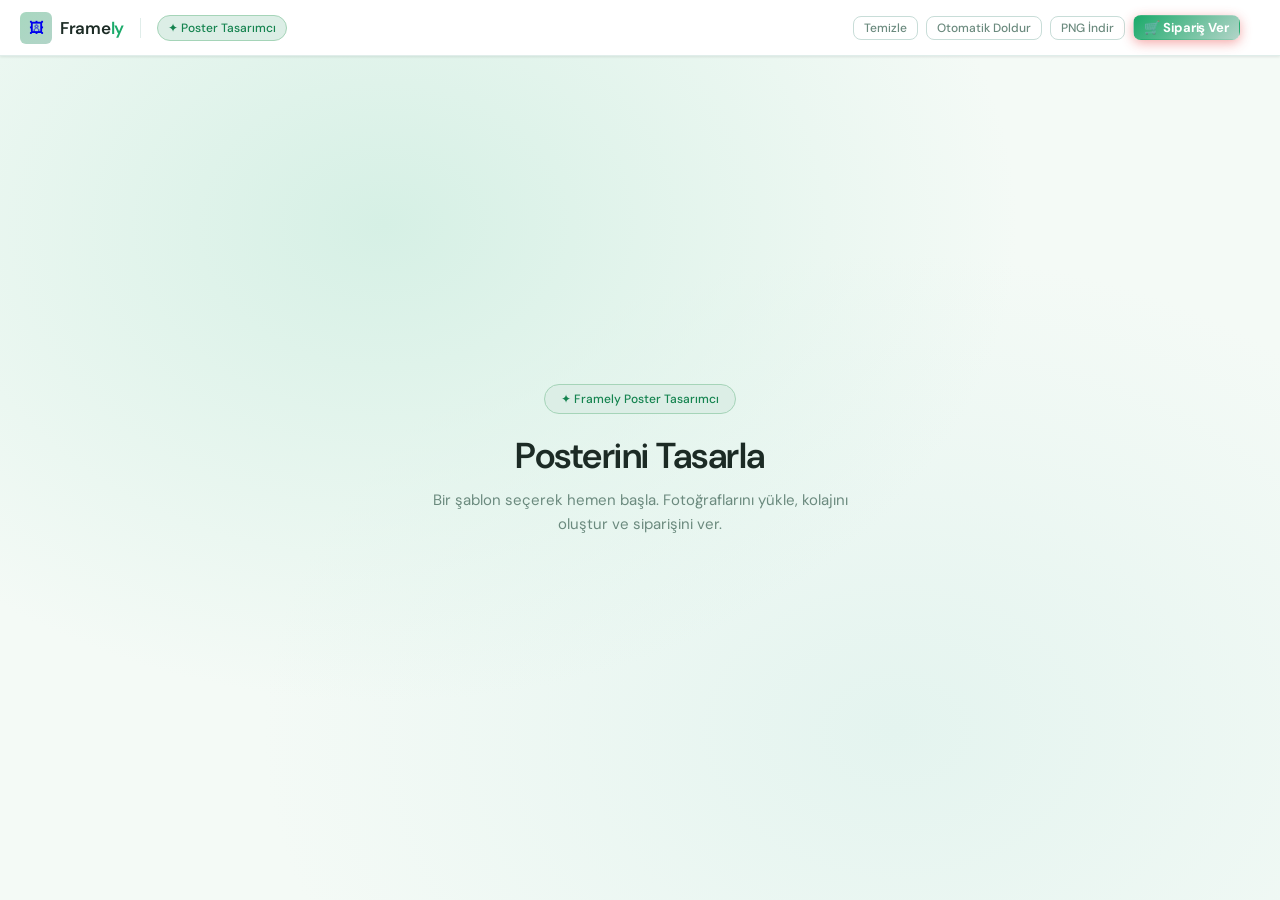
<file: designer.html>
﻿<!DOCTYPE html>
<html lang="tr">
<head>
<meta charset="UTF-8">
<meta name="viewport" content="width=device-width, initial-scale=1.0">
<link rel="icon" type="image/png" href="favicon.png">
<title>Framely — Poster Tasarımcı</title>
<link rel="preconnect" href="https://fonts.googleapis.com">
<link href="https://fonts.googleapis.com/css2?family=DM+Sans:wght@300;400;500;600&display=swap" rel="stylesheet">
<link rel="stylesheet" href="css/variables.css?v=6">
<link rel="stylesheet" href="css/designer.css?v=6">
<link rel="stylesheet" href="css/usermenu.css?v=6">
</head>
<body>

<!-- HEADER -->
<header>
  <a href="index.html" class="logo">
    <div class="logo-mark">🖼</div>
    <span class="logo-text">Frame<span>ly</span></span>
  </a>

  <div class="header-divider"></div>

  <div class="header-badge">✦ Poster Tasarımcı</div>

  <nav id="mainNav" class="designer-nav"></nav>

  <div class="header-actions">
    <button class="btn btn-ghost btn-sm" data-action="clear">Temizle</button>
    <button class="btn btn-ghost btn-sm" data-action="autofill">Otomatik Doldur</button>
    <button class="btn btn-ghost btn-sm" data-action="export">PNG İndir</button>
    <button class="btn btn-primary btn-sm btn-order" data-action="order">🛒 Sipariş Ver</button>
  </div>

  <div class="header-user" id="designerUserArea"></div>
</header>

<!-- INTRO / KARŞILAMA EKRANI -->
<div id="introScreen">
  <div class="intro-content">
    <div class="intro-badge">✦ Framely Poster Tasarımcı</div>
    <h1 class="intro-title">Posterini Tasarla</h1>
    <p class="intro-subtitle">Bir şablon seçerek hemen başla. Fotoğraflarını yükle, kolajını oluştur ve siparişini ver.</p>
    <div class="intro-grid" id="introGrid"></div>
  </div>
</div>

<div class="app" style="display:none">

  <!-- SIDEBAR -->
  <div class="sidebar">

    <!-- Upload -->
    <div class="sidebar-block">
      <div class="block-title">Fotoğraf Ekle</div>
      <label class="upload-zone">
        <input type="file" id="fileInput" accept="image/*" multiple>
        <div class="upload-icon-wrap">📁</div>
        <strong>Tıkla veya sürükle</strong>
        <p>JPG, PNG, WEBP<br>Çoklu seçim desteklenir</p>
      </label>
    </div>

    <!-- Photo Strip -->
    <div class="strip-header">
      <span class="strip-count">Fotoğraflarım</span>
      <span class="strip-count-badge" id="photoCount">0</span>
    </div>

    <div class="photo-strip">
      <div class="photo-grid-strip" id="photoStrip"></div>
    </div>

    <!-- Order CTA in sidebar -->
    <div class="sidebar-order-cta" id="sidebarOrderCta" style="display:none">
      <div class="cta-price-label" id="ctaPriceLabel">—</div>
      <button class="btn btn-primary btn-order-sidebar" data-action="order">🛒 Sipariş Ver</button>
      <div class="cta-note">Ücretsiz kargo · 3-5 iş günü</div>
    </div>

  </div>

  <!-- CANVAS -->
  <div class="canvas-area">

    <div class="canvas-scroll" id="canvasScroll">
      <div id="poster">
        <div class="poster-inner" id="posterGrid"></div>
      </div>
    </div>

  </div>
</div>

<!-- ZOOM / CROP MODAL -->
<div id="zoomModal">
  <div class="modal-card">
    <div>
      <div class="modal-title">Fotoğrafı Düzenle</div>
      <div class="modal-subtitle">Sürükleyerek konumlandır · Kaydırıcı ile yakınlaştır</div>
    </div>

    <div class="zoom-container" id="zoomContainer">
      <img id="zoomImg" draggable="false">
    </div>

    <div class="zoom-controls">
      <label>Yakınlaştır</label>
      <input type="range" id="zoomRange" min="100" max="400" value="100">
      <span class="zoom-scale-label" id="zoomScaleLabel">100%</span>
    </div>

    <div class="modal-actions">
      <button class="btn btn-ghost" data-action="zoom-cancel">İptal</button>
      <button class="btn btn-danger" data-action="zoom-remove">Kaldır</button>
      <button class="btn btn-primary" data-action="zoom-confirm">Uygula</button>
    </div>
  </div>
</div>

<script>
  (function() {
    var preset = new URLSearchParams(window.location.search).get('preset');
    var saved  = sessionStorage.getItem('framely:selectedPreset');
    if (preset || saved) {
      var s = document.getElementById('introScreen');
      var a = document.querySelector('.app');
      if (s) s.style.display = 'none';
      if (a) a.style.display = 'flex';
    }
  })();
</script>
<script type="module" src="js/app.js?v=6"></script>
</body>
</html>
</file>
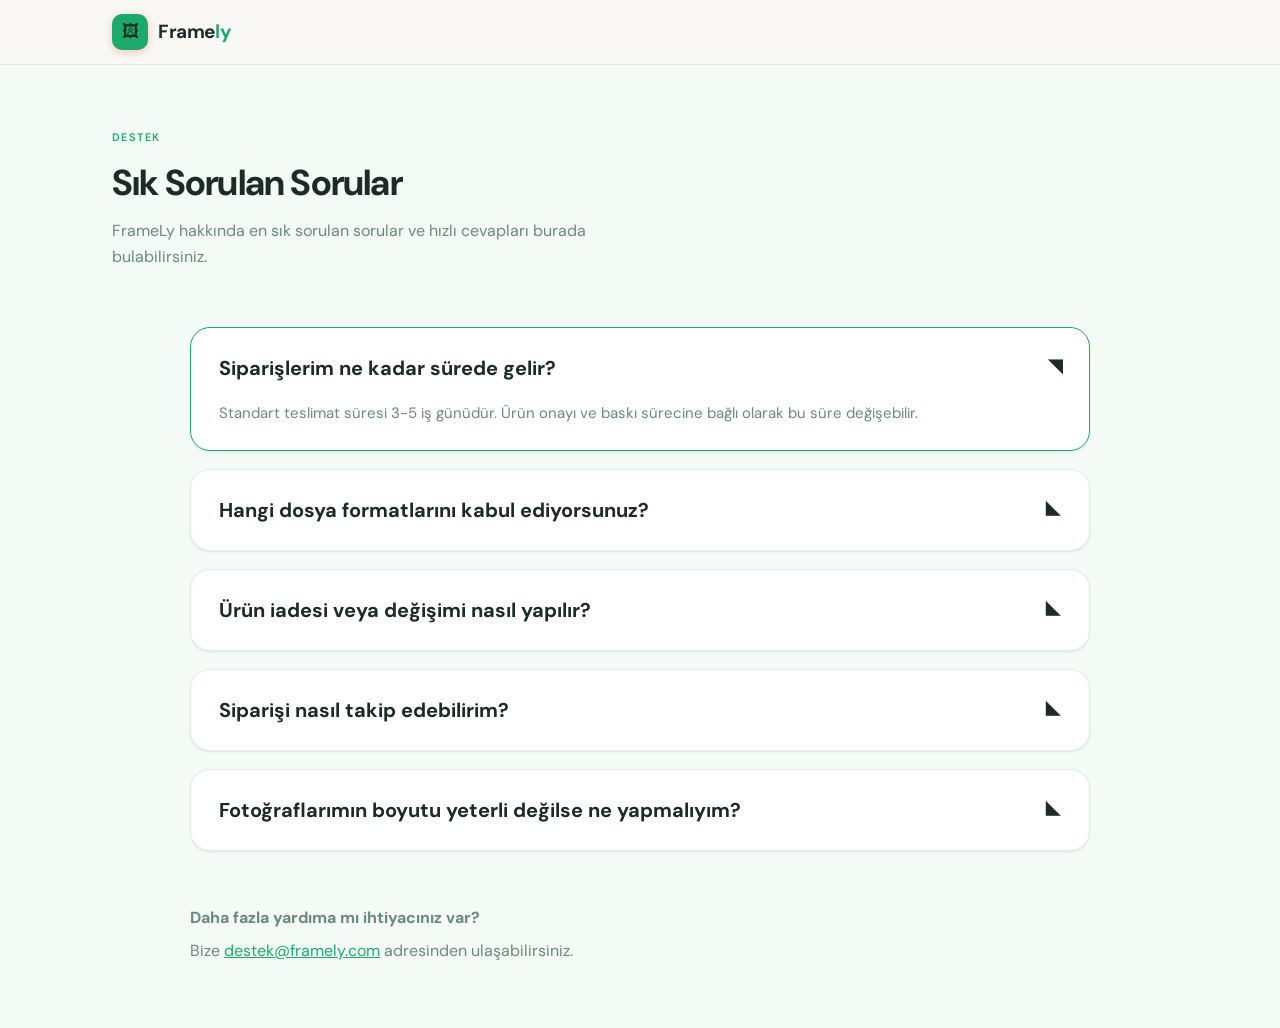
<file: faq.html>
﻿<!DOCTYPE html>
<html lang="tr">
<head>
  <meta charset="UTF-8">
  <meta name="viewport" content="width=device-width, initial-scale=1.0">
  <link rel="icon" type="image/png" href="favicon.png">
  <title>Framely — Sık Sorulan Sorular</title>
  <link rel="preconnect" href="https://fonts.googleapis.com">
  <link href="https://fonts.googleapis.com/css2?family=DM+Sans:ital,wght@0,300;0,400;0,500;0,600;0,700;1,400&display=swap" rel="stylesheet">
  <link rel="stylesheet" href="css/variables.css?v=6">
  <link rel="stylesheet" href="css/landing.css?v=6">
</head>
<body>
  <header>
    <div class="header-inner">
      <a href="index.html" class="logo">
        <div class="logo-mark">🖼</div>
        <span class="logo-text">Frame<span>ly</span></span>
      </a>
    </div>
  </header>

  <main class="section faq-page">
    <div class="section-label">Destek</div>
    <h1 class="section-title">Sık Sorulan Sorular</h1>
    <p class="section-sub">FrameLy hakkında en sık sorulan sorular ve hızlı cevapları burada bulabilirsiniz.</p>

    <div class="faq-list">
      <details class="faq-card" open>
        <summary class="faq-question">Siparişlerim ne kadar sürede gelir?</summary>
        <p class="faq-answer">Standart teslimat süresi 3-5 iş günüdür. Ürün onayı ve baskı sürecine bağlı olarak bu süre değişebilir.</p>
      </details>

      <details class="faq-card">
        <summary class="faq-question">Hangi dosya formatlarını kabul ediyorsunuz?</summary>
        <p class="faq-answer">JPG, PNG ve WEBP formatındaki yüksek çözünürlüklü fotoğrafları destekliyoruz.</p>
      </details>

      <details class="faq-card">
        <summary class="faq-question">Ürün iadesi veya değişimi nasıl yapılır?</summary>
        <p class="faq-answer">Ürününüzde baskı hatası veya zarar varsa lütfen destek@framely.com adresine 7 gün içinde başvurarak iade/değişim talep edin.</p>
      </details>

      <details class="faq-card">
        <summary class="faq-question">Siparişi nasıl takip edebilirim?</summary>
        <p class="faq-answer">Hesabınıza giriş yaptıktan sonra "Siparişlerim" sayfasından tüm siparişlerinizi ve kargo durumlarını takip edebilirsiniz.</p>
      </details>

      <details class="faq-card">
        <summary class="faq-question">Fotoğraflarımın boyutu yeterli değilse ne yapmalıyım?</summary>
        <p class="faq-answer">Fotoğraf çözünürlüğü düşükse sistemimiz uyarı verir. Daha yüksek çözünürlüklü bir fotoğraf kullanmanız daha iyi baskı kalitesi sağlar.</p>
      </details>

      <div class="faq-help">
        <strong>Daha fazla yardıma mı ihtiyacınız var?</strong>
        <p>Bize <a href="mailto:destek@framely.com">destek@framely.com</a> adresinden ulaşabilirsiniz.</p>
      </div>
    </div>
  </main>
</body>
</html>
</file>
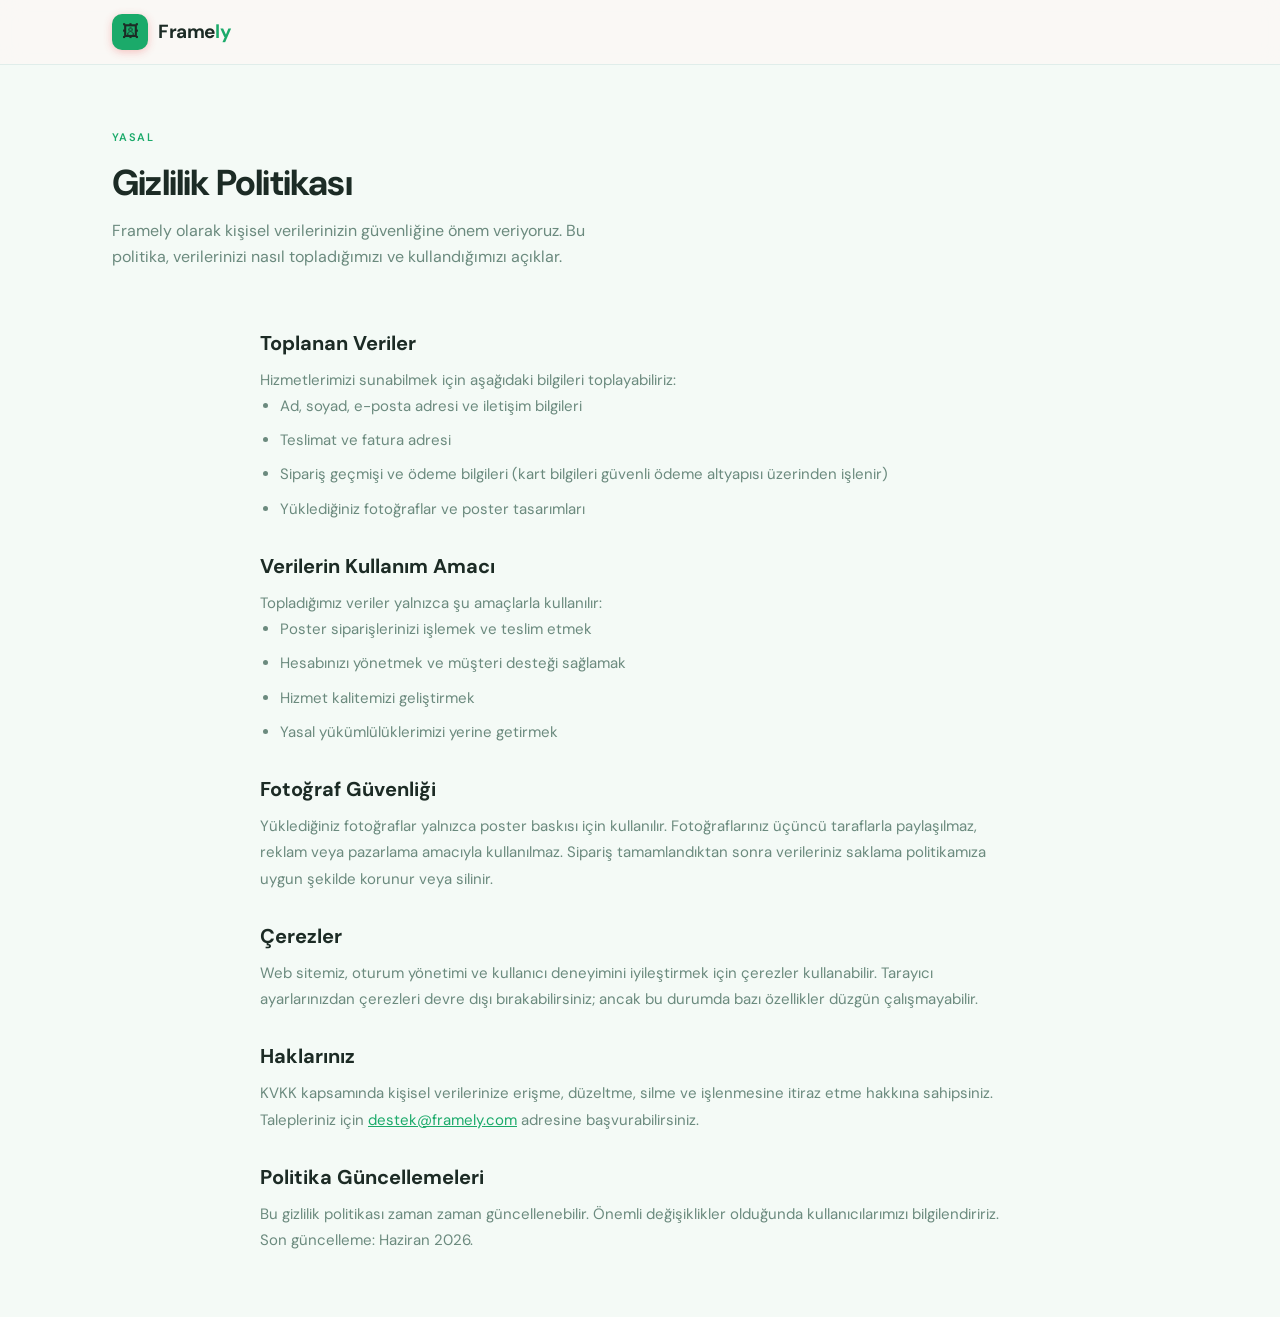
<file: gizlilik-politikasi.html>
<!DOCTYPE html>
<html lang="tr">
<head>
  <meta charset="UTF-8">
  <meta name="viewport" content="width=device-width, initial-scale=1.0">
  <link rel="icon" type="image/png" href="favicon.png">
  <title>Framely — Gizlilik Politikası</title>
  <link rel="preconnect" href="https://fonts.googleapis.com">
  <link href="https://fonts.googleapis.com/css2?family=DM+Sans:ital,wght@0,300;0,400;0,500;0,600;0,700;1,400&display=swap" rel="stylesheet">
  <link rel="stylesheet" href="css/variables.css?v=6">
  <link rel="stylesheet" href="css/landing.css?v=6">
</head>
<body>
  <header>
    <div class="header-inner">
      <a href="index.html" class="logo">
        <div class="logo-mark">🖼</div>
        <span class="logo-text">Frame<span>ly</span></span>
      </a>
    </div>
  </header>

  <main class="section legal-page">
    <div class="section-label">Yasal</div>
    <h1 class="section-title">Gizlilik Politikası</h1>
    <p class="section-sub">Framely olarak kişisel verilerinizin güvenliğine önem veriyoruz. Bu politika, verilerinizi nasıl topladığımızı ve kullandığımızı açıklar.</p>

    <div class="legal-content">
      <section id="toplanan-veriler">
        <h2>Toplanan Veriler</h2>
        <p>Hizmetlerimizi sunabilmek için aşağıdaki bilgileri toplayabiliriz:</p>
        <ul>
          <li>Ad, soyad, e-posta adresi ve iletişim bilgileri</li>
          <li>Teslimat ve fatura adresi</li>
          <li>Sipariş geçmişi ve ödeme bilgileri (kart bilgileri güvenli ödeme altyapısı üzerinden işlenir)</li>
          <li>Yüklediğiniz fotoğraflar ve poster tasarımları</li>
        </ul>
      </section>

      <section id="veri-kullanimi">
        <h2>Verilerin Kullanım Amacı</h2>
        <p>Topladığımız veriler yalnızca şu amaçlarla kullanılır:</p>
        <ul>
          <li>Poster siparişlerinizi işlemek ve teslim etmek</li>
          <li>Hesabınızı yönetmek ve müşteri desteği sağlamak</li>
          <li>Hizmet kalitemizi geliştirmek</li>
          <li>Yasal yükümlülüklerimizi yerine getirmek</li>
        </ul>
      </section>

      <section id="fotograf-guvenligi">
        <h2>Fotoğraf Güvenliği</h2>
        <p>Yüklediğiniz fotoğraflar yalnızca poster baskısı için kullanılır. Fotoğraflarınız üçüncü taraflarla paylaşılmaz, reklam veya pazarlama amacıyla kullanılmaz. Sipariş tamamlandıktan sonra verileriniz saklama politikamıza uygun şekilde korunur veya silinir.</p>
      </section>

      <section id="cerezler">
        <h2>Çerezler</h2>
        <p>Web sitemiz, oturum yönetimi ve kullanıcı deneyimini iyileştirmek için çerezler kullanabilir. Tarayıcı ayarlarınızdan çerezleri devre dışı bırakabilirsiniz; ancak bu durumda bazı özellikler düzgün çalışmayabilir.</p>
      </section>

      <section id="haklariniz">
        <h2>Haklarınız</h2>
        <p>KVKK kapsamında kişisel verilerinize erişme, düzeltme, silme ve işlenmesine itiraz etme hakkına sahipsiniz. Talepleriniz için <a href="mailto:destek@framely.com">destek@framely.com</a> adresine başvurabilirsiniz.</p>
      </section>

      <section id="guncellemeler">
        <h2>Politika Güncellemeleri</h2>
        <p>Bu gizlilik politikası zaman zaman güncellenebilir. Önemli değişiklikler olduğunda kullanıcılarımızı bilgilendiririz. Son güncelleme: Haziran 2026.</p>
      </section>
    </div>
  </main>
</body>
</html>
</file>
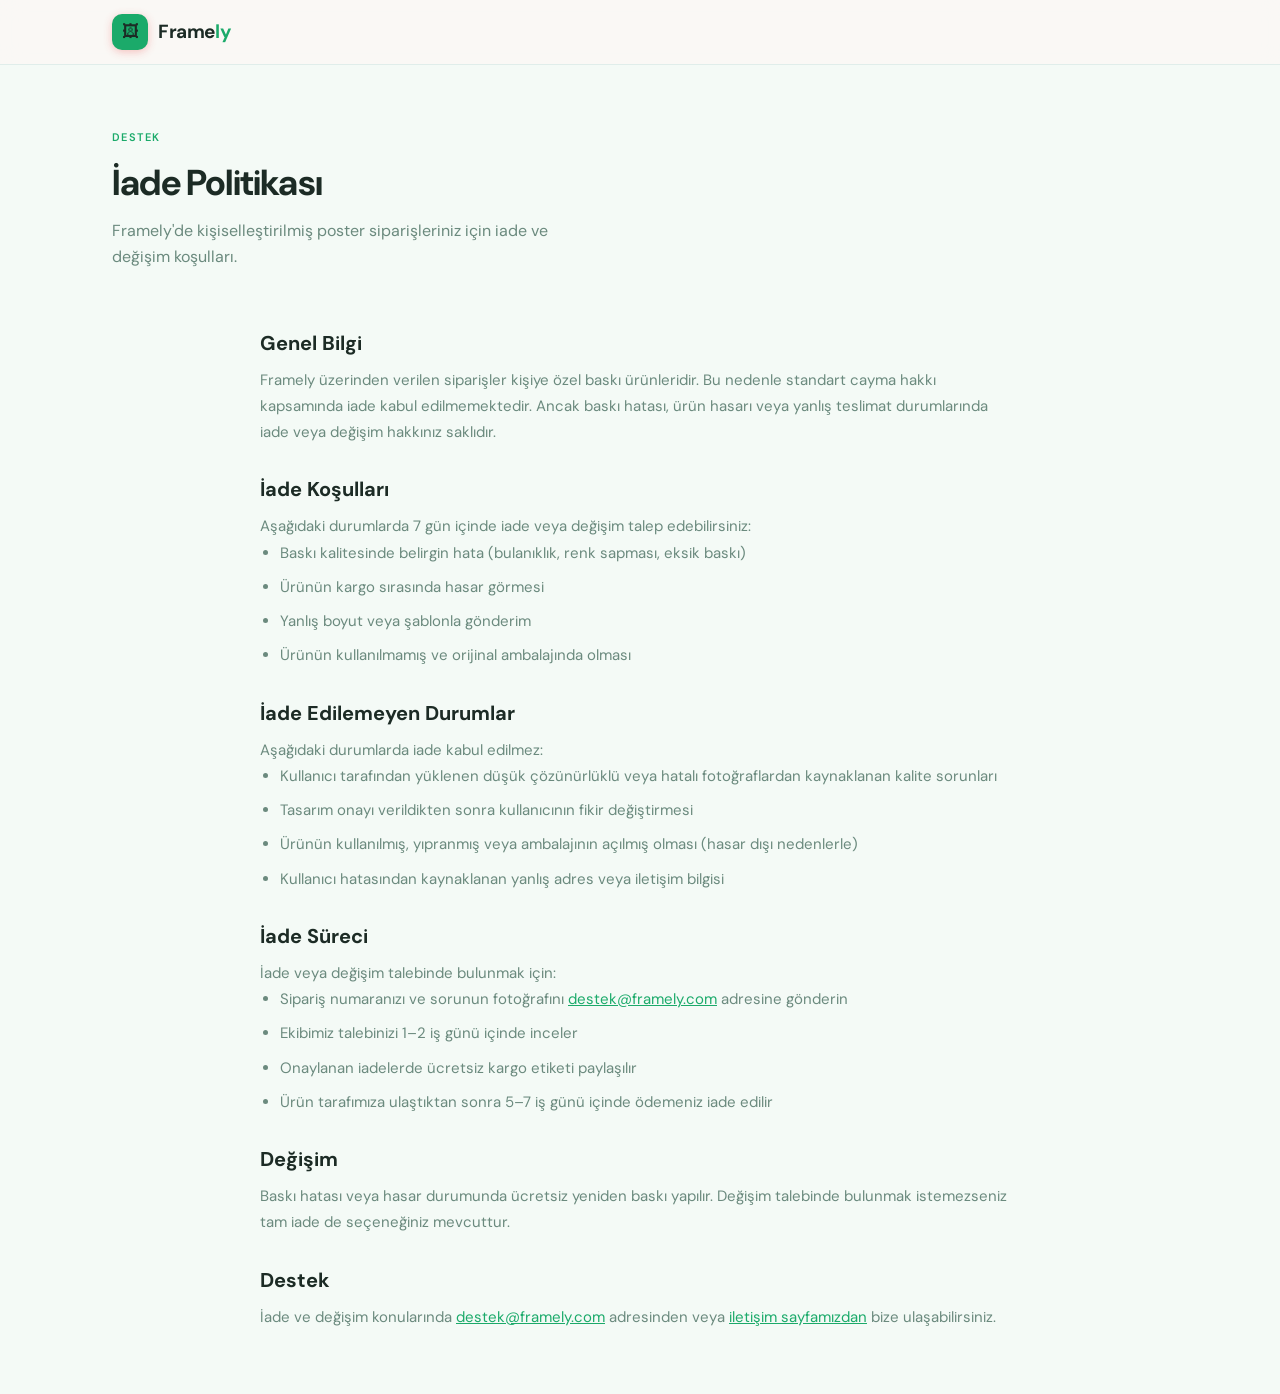
<file: iade-politikasi.html>
<!DOCTYPE html>
<html lang="tr">
<head>
  <meta charset="UTF-8">
  <meta name="viewport" content="width=device-width, initial-scale=1.0">
  <link rel="icon" type="image/png" href="favicon.png">
  <title>Framely — İade Politikası</title>
  <link rel="preconnect" href="https://fonts.googleapis.com">
  <link href="https://fonts.googleapis.com/css2?family=DM+Sans:ital,wght@0,300;0,400;0,500;0,600;0,700;1,400&display=swap" rel="stylesheet">
  <link rel="stylesheet" href="css/variables.css?v=6">
  <link rel="stylesheet" href="css/landing.css?v=6">
</head>
<body>
  <header>
    <div class="header-inner">
      <a href="index.html" class="logo">
        <div class="logo-mark">🖼</div>
        <span class="logo-text">Frame<span>ly</span></span>
      </a>
    </div>
  </header>

  <main class="section legal-page">
    <div class="section-label">Destek</div>
    <h1 class="section-title">İade Politikası</h1>
    <p class="section-sub">Framely'de kişiselleştirilmiş poster siparişleriniz için iade ve değişim koşulları.</p>

    <div class="legal-content">
      <section id="genel-bilgi">
        <h2>Genel Bilgi</h2>
        <p>Framely üzerinden verilen siparişler kişiye özel baskı ürünleridir. Bu nedenle standart cayma hakkı kapsamında iade kabul edilmemektedir. Ancak baskı hatası, ürün hasarı veya yanlış teslimat durumlarında iade veya değişim hakkınız saklıdır.</p>
      </section>

      <section id="iade-kosullari">
        <h2>İade Koşulları</h2>
        <p>Aşağıdaki durumlarda 7 gün içinde iade veya değişim talep edebilirsiniz:</p>
        <ul>
          <li>Baskı kalitesinde belirgin hata (bulanıklık, renk sapması, eksik baskı)</li>
          <li>Ürünün kargo sırasında hasar görmesi</li>
          <li>Yanlış boyut veya şablonla gönderim</li>
          <li>Ürünün kullanılmamış ve orijinal ambalajında olması</li>
        </ul>
      </section>

      <section id="iade-edilemeyen">
        <h2>İade Edilemeyen Durumlar</h2>
        <p>Aşağıdaki durumlarda iade kabul edilmez:</p>
        <ul>
          <li>Kullanıcı tarafından yüklenen düşük çözünürlüklü veya hatalı fotoğraflardan kaynaklanan kalite sorunları</li>
          <li>Tasarım onayı verildikten sonra kullanıcının fikir değiştirmesi</li>
          <li>Ürünün kullanılmış, yıpranmış veya ambalajının açılmış olması (hasar dışı nedenlerle)</li>
          <li>Kullanıcı hatasından kaynaklanan yanlış adres veya iletişim bilgisi</li>
        </ul>
      </section>

      <section id="iade-sureci">
        <h2>İade Süreci</h2>
        <p>İade veya değişim talebinde bulunmak için:</p>
        <ul>
          <li>Sipariş numaranızı ve sorunun fotoğrafını <a href="mailto:destek@framely.com">destek@framely.com</a> adresine gönderin</li>
          <li>Ekibimiz talebinizi 1–2 iş günü içinde inceler</li>
          <li>Onaylanan iadelerde ücretsiz kargo etiketi paylaşılır</li>
          <li>Ürün tarafımıza ulaştıktan sonra 5–7 iş günü içinde ödemeniz iade edilir</li>
        </ul>
      </section>

      <section id="degisim">
        <h2>Değişim</h2>
        <p>Baskı hatası veya hasar durumunda ücretsiz yeniden baskı yapılır. Değişim talebinde bulunmak istemezseniz tam iade de seçeneğiniz mevcuttur.</p>
      </section>

      <section id="iletisim">
        <h2>Destek</h2>
        <p>İade ve değişim konularında <a href="mailto:destek@framely.com">destek@framely.com</a> adresinden veya <a href="iletisim.html">iletişim sayfamızdan</a> bize ulaşabilirsiniz.</p>
      </section>
    </div>
  </main>
</body>
</html>
</file>
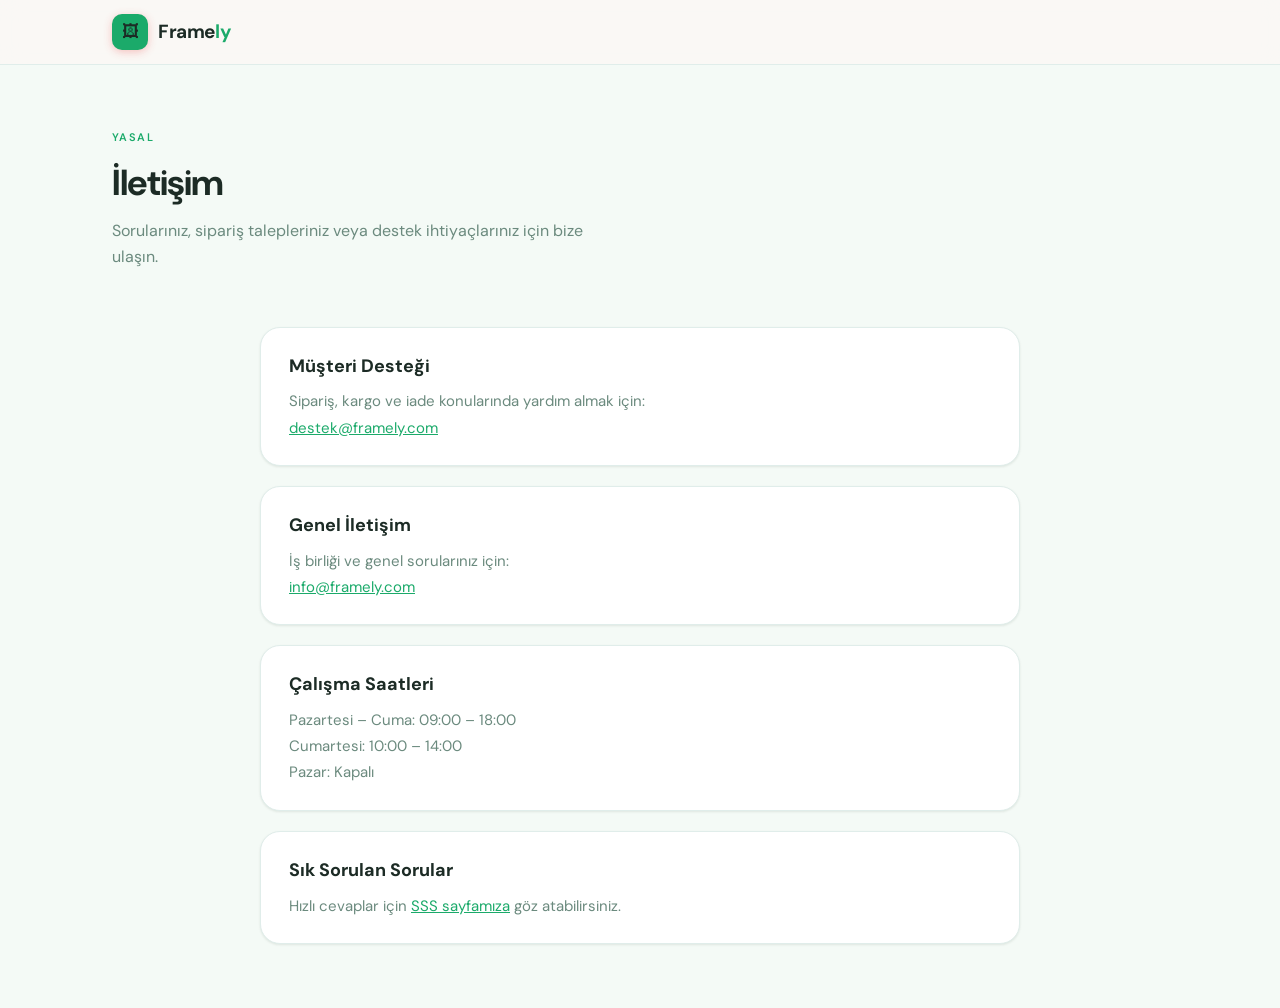
<file: iletisim.html>
<!DOCTYPE html>
<html lang="tr">
<head>
  <meta charset="UTF-8">
  <meta name="viewport" content="width=device-width, initial-scale=1.0">
  <link rel="icon" type="image/png" href="favicon.png">
  <title>Framely — İletişim</title>
  <link rel="preconnect" href="https://fonts.googleapis.com">
  <link href="https://fonts.googleapis.com/css2?family=DM+Sans:ital,wght@0,300;0,400;0,500;0,600;0,700;1,400&display=swap" rel="stylesheet">
  <link rel="stylesheet" href="css/variables.css?v=6">
  <link rel="stylesheet" href="css/landing.css?v=6">
</head>
<body>
  <header>
    <div class="header-inner">
      <a href="index.html" class="logo">
        <div class="logo-mark">🖼</div>
        <span class="logo-text">Frame<span>ly</span></span>
      </a>
    </div>
  </header>

  <main class="section legal-page">
    <div class="section-label">Yasal</div>
    <h1 class="section-title">İletişim</h1>
    <p class="section-sub">Sorularınız, sipariş talepleriniz veya destek ihtiyaçlarınız için bize ulaşın.</p>

    <div class="contact-grid">
      <div class="contact-card" id="destek">
        <h2>Müşteri Desteği</h2>
        <p>Sipariş, kargo ve iade konularında yardım almak için:<br>
        <a href="mailto:destek@framely.com">destek@framely.com</a></p>
      </div>

      <div class="contact-card" id="genel">
        <h2>Genel İletişim</h2>
        <p>İş birliği ve genel sorularınız için:<br>
        <a href="mailto:info@framely.com">info@framely.com</a></p>
      </div>

      <div class="contact-card" id="calisma-saatleri">
        <h2>Çalışma Saatleri</h2>
        <p>Pazartesi – Cuma: 09:00 – 18:00<br>
        Cumartesi: 10:00 – 14:00<br>
        Pazar: Kapalı</p>
      </div>

      <div class="contact-card" id="sss">
        <h2>Sık Sorulan Sorular</h2>
        <p>Hızlı cevaplar için <a href="faq.html">SSS sayfamıza</a> göz atabilirsiniz.</p>
      </div>
    </div>
  </main>
</body>
</html>
</file>
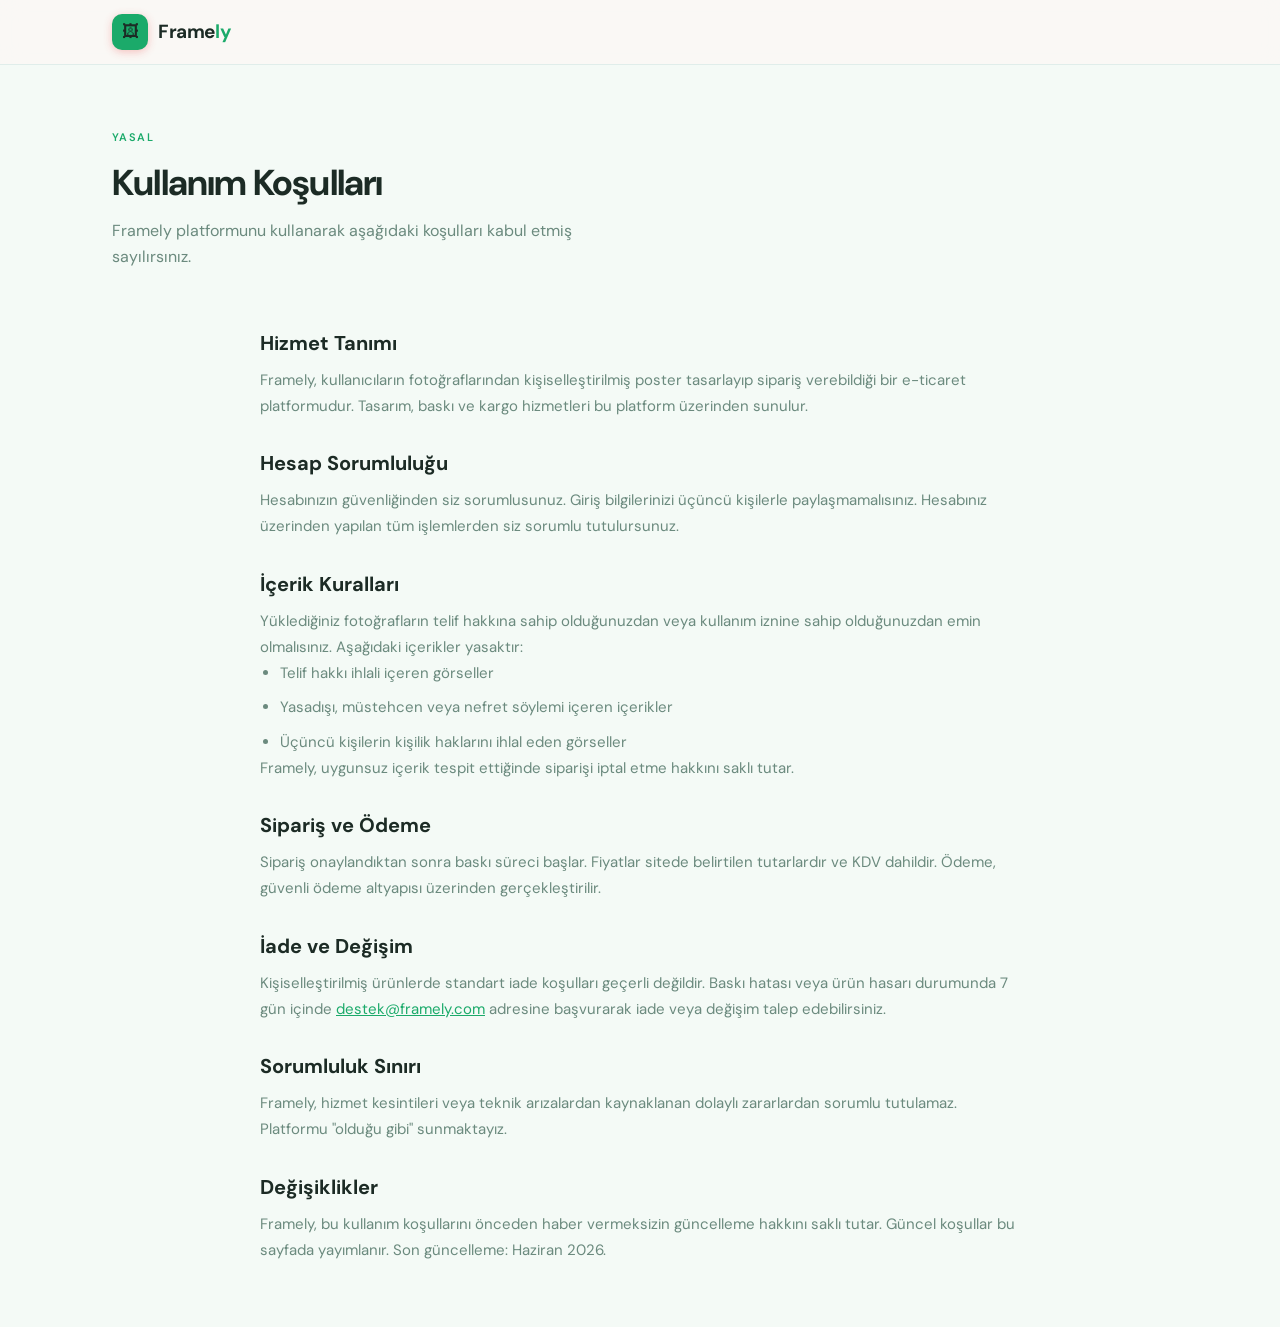
<file: kullanim-kosullari.html>
<!DOCTYPE html>
<html lang="tr">
<head>
  <meta charset="UTF-8">
  <meta name="viewport" content="width=device-width, initial-scale=1.0">
  <link rel="icon" type="image/png" href="favicon.png">
  <title>Framely — Kullanım Koşulları</title>
  <link rel="preconnect" href="https://fonts.googleapis.com">
  <link href="https://fonts.googleapis.com/css2?family=DM+Sans:ital,wght@0,300;0,400;0,500;0,600;0,700;1,400&display=swap" rel="stylesheet">
  <link rel="stylesheet" href="css/variables.css?v=6">
  <link rel="stylesheet" href="css/landing.css?v=6">
</head>
<body>
  <header>
    <div class="header-inner">
      <a href="index.html" class="logo">
        <div class="logo-mark">🖼</div>
        <span class="logo-text">Frame<span>ly</span></span>
      </a>
    </div>
  </header>

  <main class="section legal-page">
    <div class="section-label">Yasal</div>
    <h1 class="section-title">Kullanım Koşulları</h1>
    <p class="section-sub">Framely platformunu kullanarak aşağıdaki koşulları kabul etmiş sayılırsınız.</p>

    <div class="legal-content">
      <section id="hizmet-tanimi">
        <h2>Hizmet Tanımı</h2>
        <p>Framely, kullanıcıların fotoğraflarından kişiselleştirilmiş poster tasarlayıp sipariş verebildiği bir e-ticaret platformudur. Tasarım, baskı ve kargo hizmetleri bu platform üzerinden sunulur.</p>
      </section>

      <section id="hesap-sorumlulugu">
        <h2>Hesap Sorumluluğu</h2>
        <p>Hesabınızın güvenliğinden siz sorumlusunuz. Giriş bilgilerinizi üçüncü kişilerle paylaşmamalısınız. Hesabınız üzerinden yapılan tüm işlemlerden siz sorumlu tutulursunuz.</p>
      </section>

      <section id="icerik-kurallari">
        <h2>İçerik Kuralları</h2>
        <p>Yüklediğiniz fotoğrafların telif hakkına sahip olduğunuzdan veya kullanım iznine sahip olduğunuzdan emin olmalısınız. Aşağıdaki içerikler yasaktır:</p>
        <ul>
          <li>Telif hakkı ihlali içeren görseller</li>
          <li>Yasadışı, müstehcen veya nefret söylemi içeren içerikler</li>
          <li>Üçüncü kişilerin kişilik haklarını ihlal eden görseller</li>
        </ul>
        <p>Framely, uygunsuz içerik tespit ettiğinde siparişi iptal etme hakkını saklı tutar.</p>
      </section>

      <section id="siparis-ve-odeme">
        <h2>Sipariş ve Ödeme</h2>
        <p>Sipariş onaylandıktan sonra baskı süreci başlar. Fiyatlar sitede belirtilen tutarlardır ve KDV dahildir. Ödeme, güvenli ödeme altyapısı üzerinden gerçekleştirilir.</p>
      </section>

      <section id="iade-degisim">
        <h2>İade ve Değişim</h2>
        <p>Kişiselleştirilmiş ürünlerde standart iade koşulları geçerli değildir. Baskı hatası veya ürün hasarı durumunda 7 gün içinde <a href="mailto:destek@framely.com">destek@framely.com</a> adresine başvurarak iade veya değişim talep edebilirsiniz.</p>
      </section>

      <section id="sorumluluk-siniri">
        <h2>Sorumluluk Sınırı</h2>
        <p>Framely, hizmet kesintileri veya teknik arızalardan kaynaklanan dolaylı zararlardan sorumlu tutulamaz. Platformu "olduğu gibi" sunmaktayız.</p>
      </section>

      <section id="degisiklikler">
        <h2>Değişiklikler</h2>
        <p>Framely, bu kullanım koşullarını önceden haber vermeksizin güncelleme hakkını saklı tutar. Güncel koşullar bu sayfada yayımlanır. Son güncelleme: Haziran 2026.</p>
      </section>
    </div>
  </main>
</body>
</html>
</file>
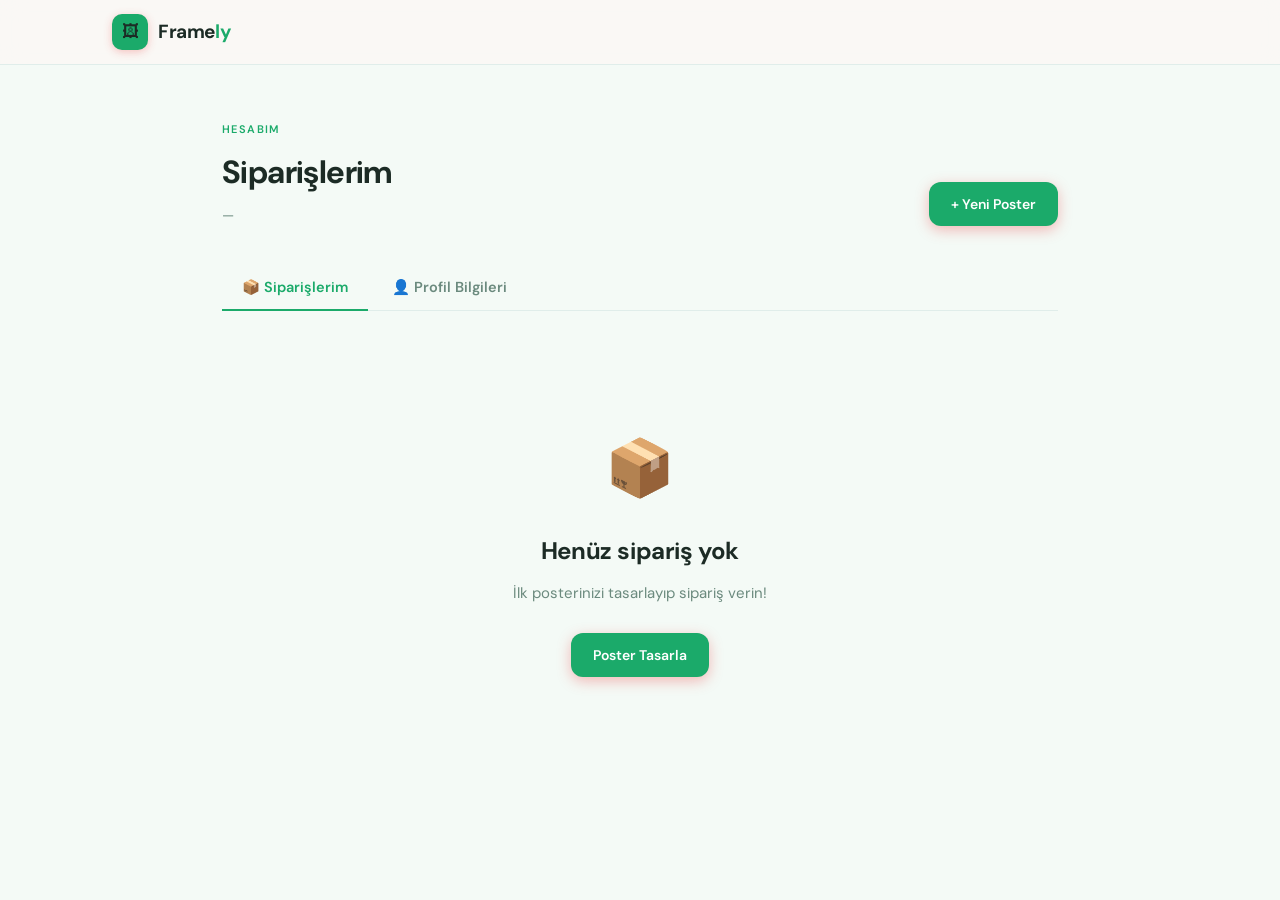
<file: orders.html>
<!DOCTYPE html>
<html lang="tr">
<head>
<meta charset="UTF-8">
<meta name="viewport" content="width=device-width, initial-scale=1.0">
<link rel="icon" type="image/png" href="favicon.png">
<title>Framely — Siparişlerim</title>
<link rel="preconnect" href="https://fonts.googleapis.com">
<link href="https://fonts.googleapis.com/css2?family=DM+Sans:wght@300;400;500;600;700&display=swap" rel="stylesheet">
<link rel="stylesheet" href="css/variables.css?v=6">
<link rel="stylesheet" href="css/landing.css?v=6">
<link rel="stylesheet" href="css/orders.css?v=6">
<link rel="stylesheet" href="css/usermenu.css?v=6">
</head>
<body>

<header>
  <div class="header-inner">
    <a href="index.html" class="logo">
      <div class="logo-mark">🖼</div>
      <span class="logo-text">Frame<span>ly</span></span>
    </a>
    <nav id="mainNav"></nav>
  </div>
</header>

<main class="orders-page">
  <div class="orders-header">
    <div>
      <div class="orders-label">Hesabım</div>
      <h1 class="orders-title">Siparişlerim</h1>
      <p class="orders-sub" id="ordersUserInfo">—</p>
    </div>
    <a href="templates.html" class="btn-new">+ Yeni Poster</a>
  </div>

  <div class="account-tabs">
    <a href="orders.html" class="account-tab active">📦 Siparişlerim</a>
    <a href="profile.html" class="account-tab">👤 Profil Bilgileri</a>
  </div>

  <div id="ordersList"></div>

  <div class="orders-empty hidden" id="ordersEmpty">
    <div class="empty-icon">📦</div>
    <h2 class="empty-title">Henüz sipariş yok</h2>
    <p class="empty-sub">İlk posterinizi tasarlayıp sipariş verin!</p>
    <a href="templates.html" class="btn-new">Poster Tasarla</a>
  </div>
</main>

<script type="module">
import { getCurrentUser, requireAuth } from './js/auth.js?v=6';
import { getOrders } from './js/cart.js?v=6';
import { renderSiteNav } from './js/header.js?v=6';

// ── AUTH ──────────────────────────────────────────────────────────────────────
const authed = await requireAuth('orders.html');
if (!authed) throw new Error('auth');

const user = await getCurrentUser();
document.getElementById('ordersUserInfo').textContent = (user?.name || '') + ' · ' + (user?.email || '');

await renderSiteNav(document.getElementById('mainNav'), 'orders');

// ── SİPARİŞLERİ YÜKLE ────────────────────────────────────────────────────────
const list  = document.getElementById('ordersList');
const empty = document.getElementById('ordersEmpty');

list.innerHTML = '<div style="text-align:center;padding:40px;color:var(--text-muted)">Siparişler yükleniyor...</div>';

// Supabase RLS sayesinde sadece kullanıcının siparişleri gelir
const allOrders = await getOrders();

list.innerHTML = '';

if (allOrders.length === 0) {
  empty.classList.remove('hidden');
} else {
  allOrders.forEach(order => {
    const card = document.createElement('div');
    card.className = 'order-card';

    const statusColor = {
      'Hazırlanıyor': '#e67e22',
      'Baskıda':      '#9b59b6',
      'Kargoda':      '#2980b9',
      'Teslim Edildi':'#27ae60',
      'İptal':        '#e74c3c',
    }[order.status] || '#888';

    const date = new Date(order.createdAt).toLocaleDateString('tr-TR', {
      day: 'numeric', month: 'long', year: 'numeric'
    });

    const addr = order.address || {};
    const addrLine = [addr.line || addr.address, addr.district, addr.city]
      .filter(Boolean).join(', ') || '—';

    card.innerHTML = `
      <div class="order-header">
        <div class="order-id-wrap">
          <span class="order-id">${order.id}</span>
          <span class="order-date">${date}</span>
        </div>
        <span class="order-status" style="color:${statusColor};background:${statusColor}22">${order.status}</span>
      </div>
      <div class="order-body">
        <div class="order-poster-icon">${order.icon || '🖼️'}</div>
        <div class="order-info">
          <div class="order-name">${order.presetName || '—'}</div>
          <div class="order-desc">${order.presetDesc || '—'}</div>
          <div class="order-details">
            <span>${order.quantity} adet</span>
            <span>·</span>
            <span>${order.cardLast4 ? '****' + order.cardLast4 + ' ile ödendi' : '—'}</span>
          </div>
        </div>
        <div class="order-total">
          <div class="order-total-label">Toplam</div>
          <div class="order-total-val">${(order.total || 0).toLocaleString('tr-TR')} TL</div>
        </div>
      </div>
      <div class="order-footer">
        <div class="order-addr">📍 ${addrLine}</div>
        <a href="templates.html" class="order-reorder">Tekrar Sipariş Ver</a>
      </div>
    `;
    list.appendChild(card);
  });
}
</script>
</body>
</html>
</file>
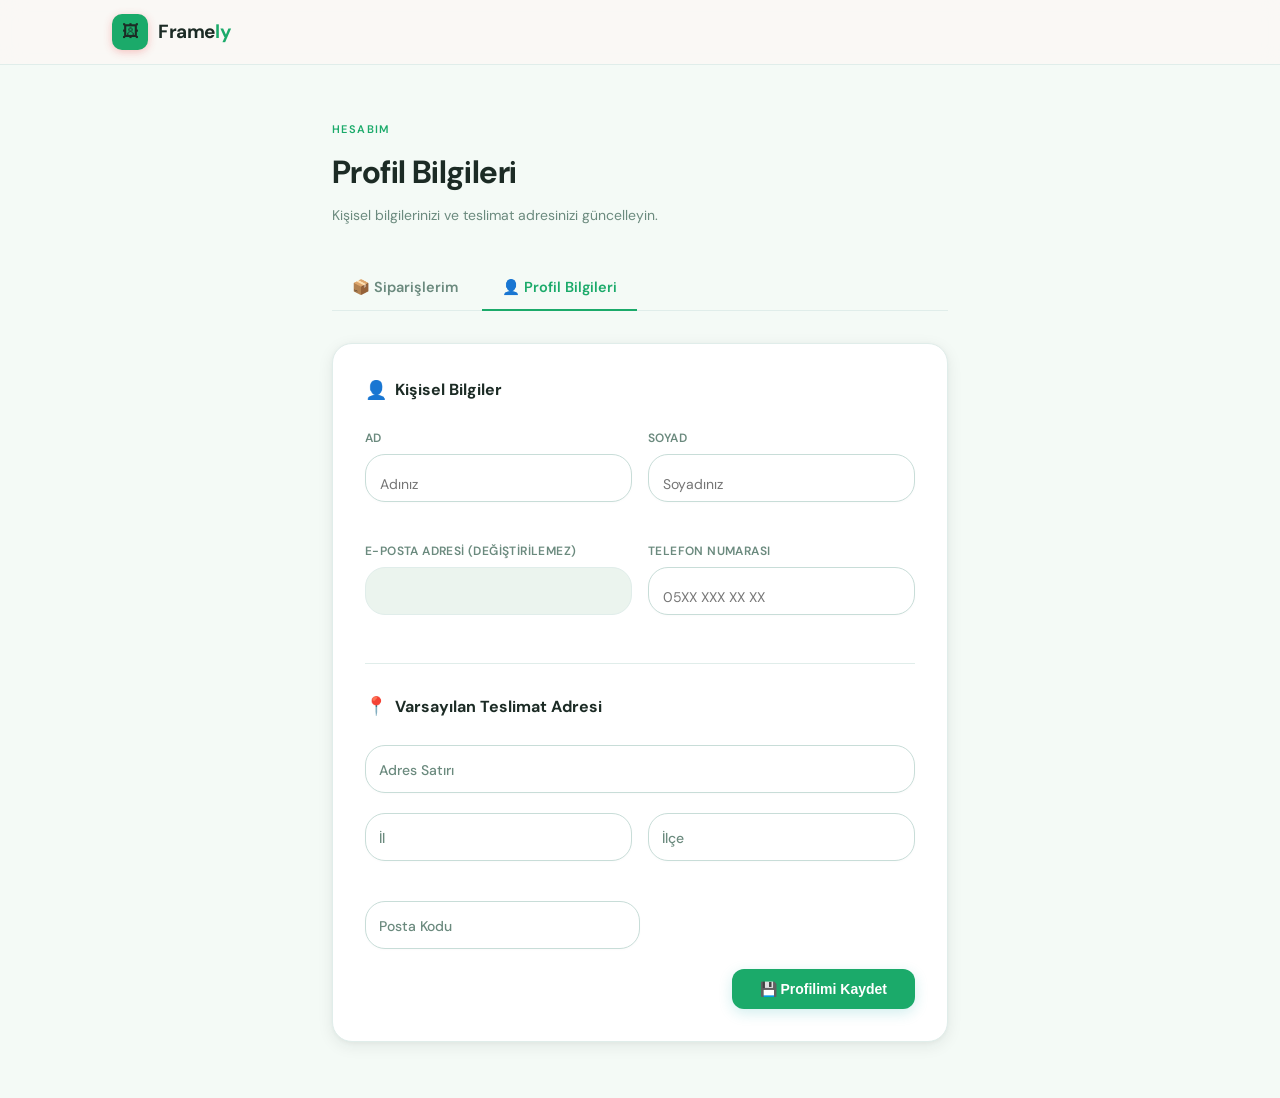
<file: profile.html>
<!DOCTYPE html>
<html lang="tr">

<head>
  <meta charset="UTF-8">
  <meta name="viewport" content="width=device-width, initial-scale=1.0">
  <link rel="icon" type="image/png" href="favicon.png">
  <title>Framely — Profil Bilgileri</title>
  <link rel="preconnect" href="https://fonts.googleapis.com">
  <link href="https://fonts.googleapis.com/css2?family=DM+Sans:wght@300;400;500;600;700&display=swap" rel="stylesheet">
  <link rel="stylesheet" href="css/variables.css?v=6">
  <link rel="stylesheet" href="css/landing.css?v=6">
  <link rel="stylesheet" href="css/usermenu.css?v=6">
  <link rel="stylesheet" href="css/profile.css?v=6">
</head>

<body>

  <header>
    <div class="header-inner">
      <a href="index.html" class="logo">
        <div class="logo-mark">🖼</div>
        <span class="logo-text">Frame<span>ly</span></span>
      </a>
      <nav id="mainNav"></nav>
    </div>
  </header>

  <main class="profile-page">
    <div class="profile-header">
      <div class="profile-label">Hesabım</div>
      <h1 class="profile-title">Profil Bilgileri</h1>
      <p class="profile-sub">Kişisel bilgilerinizi ve teslimat adresinizi güncelleyin.</p>
    </div>

    <div class="account-tabs">
      <a href="orders.html" class="account-tab">📦 Siparişlerim</a>
      <a href="profile.html" class="account-tab active">👤 Profil Bilgileri</a>
    </div>

    <div class="profile-card">
      <form id="profileForm" novalidate>

        <!-- Kişisel Bilgiler -->
        <div class="profile-section-title">
          <span>👤</span> Kişisel Bilgiler
        </div>

        <div class="field-row">
          <div class="field-group">
            <label class="field-label">Ad</label>
            <input class="field-input" type="text" id="profFirstName" placeholder="Adınız" required>
          </div>
          <div class="field-group">
            <label class="field-label">Soyad</label>
            <input class="field-input" type="text" id="profLastName" placeholder="Soyadınız" required>
          </div>
        </div>

        <div class="field-row">
          <div class="field-group">
            <label class="field-label">E-posta Adresi (Değiştirilemez)</label>
            <input class="field-input" type="email" id="profEmail" disabled>
          </div>
          <div class="field-group">
            <label class="field-label">Telefon Numarası</label>
            <input class="field-input" type="tel" id="profPhone" placeholder="05XX XXX XX XX">
          </div>
        </div>

        <div class="profile-divider"></div>

        <!-- Teslimat Adresi -->
        <div class="profile-section-title">
          <span>📍</span> Varsayılan Teslimat Adresi
        </div>

        <div class="floating-group">
          <input class="field-input" type="text" id="profAddress" placeholder=" ">
          <label class="floating-label">Adres Satırı</label>
        </div>

        <div class="field-row">
          <div class="floating-group combobox-wrapper" id="cityWrapper">
            <input class="field-input" type="text" id="profCity" placeholder=" " autocomplete="off">
            <label class="floating-label">İl</label>
            <div class="combobox-list" id="cityList"></div>
          </div>
          <div class="floating-group">
            <input class="field-input" type="text" id="profDistrict" placeholder=" ">
            <label class="floating-label">İlçe</label>
          </div>
        </div>

        <div class="floating-group" style="width: 50%;">
          <input class="field-input" type="text" id="profZip" placeholder=" " maxlength="5">
          <label class="floating-label">Posta Kodu</label>
        </div>

        <div style="margin-top: 10px; display: flex; justify-content: flex-end;">
          <button class="btn-save-profile" type="submit" id="btnSaveProfile">
            <span>💾 Profilimi Kaydet</span>
          </button>
        </div>

      </form>
    </div>
  </main>

  <!-- Toast -->
  <div id="toast" class="toast">
    <span id="toastIcon">✅</span>
    <span id="toastMsg">Profiliniz başarıyla kaydedildi.</span>
  </div>

  <script type="module">
    import { supabase } from './js/supabase.js';
    import { getCurrentUser, requireAuth } from './js/auth.js?v=6';
    import { renderSiteNav } from './js/header.js?v=6';

    // ── AUTH KONTROLÜ ─────────────────────────────────────────────────────────────
    const authed = await requireAuth('profile.html');
    if (!authed) throw new Error('auth');

    const user = await getCurrentUser();
    await renderSiteNav(document.getElementById('mainNav'));

    // Toast message handler
    function showToast(msg, isError = false) {
      const t = document.getElementById('toast');
      const tMsg = document.getElementById('toastMsg');
      const tIcon = document.getElementById('toastIcon');

      tMsg.textContent = msg;
      tIcon.textContent = isError ? '❌' : '✅';

      t.classList.add('show');
      setTimeout(() => t.classList.remove('show'), 3000);
    }

    // ── BİLGİLERİ DOLDUR ─────────────────────────────────────────────────────────
    async function loadProfile() {
      const { data: { session } } = await supabase.auth.getSession();
      if (!session) return;

      const uid = session.user.id;
      document.getElementById('profEmail').value = session.user.email || '';

      // Profile tablosundan diğer alanları çek
      const { data: profile, error } = await supabase
        .from('profiles')
        .select('*')
        .eq('id', uid)
        .single();

      if (error && error.code !== 'PGRST116') { // PGRST116 is code for no rows found
        console.error('Profil yükleme hatası:', error);
        showToast('Profil bilgileri yüklenirken hata oluştu.', true);
        return;
      }

      if (profile) {
        // Ad-soyadı ayır
        const fullName = profile.name || '';
        const parts = fullName.trim().split(/\s+/);
        if (parts.length > 1) {
          document.getElementById('profFirstName').value = parts[0];
          document.getElementById('profLastName').value = parts.slice(1).join(' ');
        } else {
          document.getElementById('profFirstName').value = fullName;
          document.getElementById('profLastName').value = '';
        }

        document.getElementById('profPhone').value = profile.phone || '';
        document.getElementById('profAddress').value = profile.address || '';
        document.getElementById('profDistrict').value = profile.district || '';
        document.getElementById('profCity').value = profile.city || '';
        document.getElementById('profZip').value = profile.zip || '';
      } else {
        // Profil tablosunda henüz satır yoksa auth metadata'sından çek
        const nameMeta = session.user.user_metadata?.name || '';
        const parts = nameMeta.trim().split(/\s+/);
        if (parts.length > 1) {
          document.getElementById('profFirstName').value = parts[0];
          document.getElementById('profLastName').value = parts.slice(1).join(' ');
        } else {
          document.getElementById('profFirstName').value = nameMeta;
          document.getElementById('profLastName').value = '';
        }
      }
    }

    await loadProfile();

    // ── İL / İLÇE LOGIC ─────────────────────────────────────────────────────────
    let turkeyDataCache = null;

    async function fetchTurkeyData() {
      if (turkeyDataCache) return turkeyDataCache;
      try {
        const res = await fetch('https://turkiyeapi.dev/api/v1/provinces');
        const json = await res.json();
        let dataMap = {};
        json.data.forEach(p => {
          dataMap[p.name] = p.districts.map(d => d.name);
        });
        turkeyDataCache = dataMap;
        return dataMap;
      } catch (e) {
        console.error('İl verileri çekilemedi:', e);
        return null;
      }
    }

    function setupCombobox(inputId, listId, wrapperId, getOptionsCallback, onSelectCallback) {
      const input = document.getElementById(inputId);
      const list = document.getElementById(listId);
      const wrapper = document.getElementById(wrapperId);

      document.addEventListener('click', (e) => {
        if (!wrapper.contains(e.target)) {
          list.classList.remove('active');
        }
      });

      input.addEventListener('focus', async () => {
        if (input.disabled) return;
        await renderOptions(input.value);
        list.classList.add('active');
      });

      input.addEventListener('input', async (e) => {
        await renderOptions(e.target.value);
        list.classList.add('active');

        // Auto reset district if city input is manually typed/changed and not matching
        if (inputId === 'profCity' && onSelectCallback) {
          onSelectCallback(e.target.value, false);
        }
      });

      async function renderOptions(filter) {
        const options = await getOptionsCallback();
        if (!options) return;

        list.innerHTML = '';
        const filtered = options.filter(o => o.toLocaleLowerCase('tr-TR').includes(filter.toLocaleLowerCase('tr-TR')));

        if (filtered.length === 0) {
          const empty = document.createElement('div');
          empty.className = 'combobox-item empty-msg';
          empty.textContent = 'Sonuç bulunamadı';
          list.appendChild(empty);
          return;
        }

        filtered.forEach(opt => {
          const div = document.createElement('div');
          div.className = 'combobox-item';
          div.textContent = opt;
          div.onclick = () => {
            input.value = opt;
            list.classList.remove('active');
            if (onSelectCallback) onSelectCallback(opt, true);
          };
          list.appendChild(div);
        });
      }
    }

    // Prepare logic
    fetchTurkeyData().then(data => {
      if (!data) return;
      const cityInput = document.getElementById('profCity');

      const topCities = ["İstanbul", "Ankara", "İzmir"];
      let cities = Object.keys(data);
      cities = cities.filter(c => !topCities.includes(c)).sort((a, b) => a.localeCompare(b, 'tr-TR'));
      const sortedCities = [...topCities, ...cities];

      setupCombobox('profCity', 'cityList', 'cityWrapper',
        () => sortedCities
      );
    });
    // ── PROFİLİ KAYDET ──────────────────────────────────────────────────────────
    document.getElementById('profileForm').addEventListener('submit', async (e) => {
      e.preventDefault();

      const firstName = document.getElementById('profFirstName').value.trim();
      const lastName = document.getElementById('profLastName').value.trim();
      const phone = document.getElementById('profPhone').value.trim();
      const address = document.getElementById('profAddress').value.trim();
      const district = document.getElementById('profDistrict').value.trim();
      const city = document.getElementById('profCity').value.trim();
      const zip = document.getElementById('profZip').value.trim();

      if (!firstName) {
        showToast('Lütfen adınızı girin.', true);
        return;
      }

      const btn = document.getElementById('btnSaveProfile');
      btn.disabled = true;
      btn.textContent = 'Kaydediliyor...';

      const { data: { session } } = await supabase.auth.getSession();
      if (!session) {
        showToast('Oturum bulunamadı. Lütfen tekrar giriş yapın.', true);
        btn.disabled = false;
        btn.textContent = '💾 Profilimi Kaydet';
        return;
      }

      const uid = session.user.id;
      const fullName = [firstName, lastName].filter(Boolean).join(' ');

      try {
        // 1. profiles tablosunu güncelle (veya yoksa ekle)
        const { error: dbError } = await supabase
          .from('profiles')
          .upsert({
            id: uid,
            name: fullName,
            email: session.user.email,
            phone,
            address,
            district,
            city,
            zip
          });

        if (dbError) throw dbError;

        // 2. Auth metadata'sını da güncelle ki header hemen güncellensin
        const { error: authError } = await supabase.auth.updateUser({
          data: { name: fullName }
        });

        if (authError) throw authError;

        showToast('Profiliniz başarıyla güncellendi ✓');

        // Header'ı yeniden render et
        await renderSiteNav(document.getElementById('mainNav'));

      } catch (err) {
        console.error('Kayıt hatası:', err);
        showToast('Profil kaydedilirken bir hata oluştu: ' + (err.message || err), true);
      } finally {
        btn.disabled = false;
        btn.textContent = '💾 Profilimi Kaydet';
      }
    });
  </script>
</body>

</html>
</file>
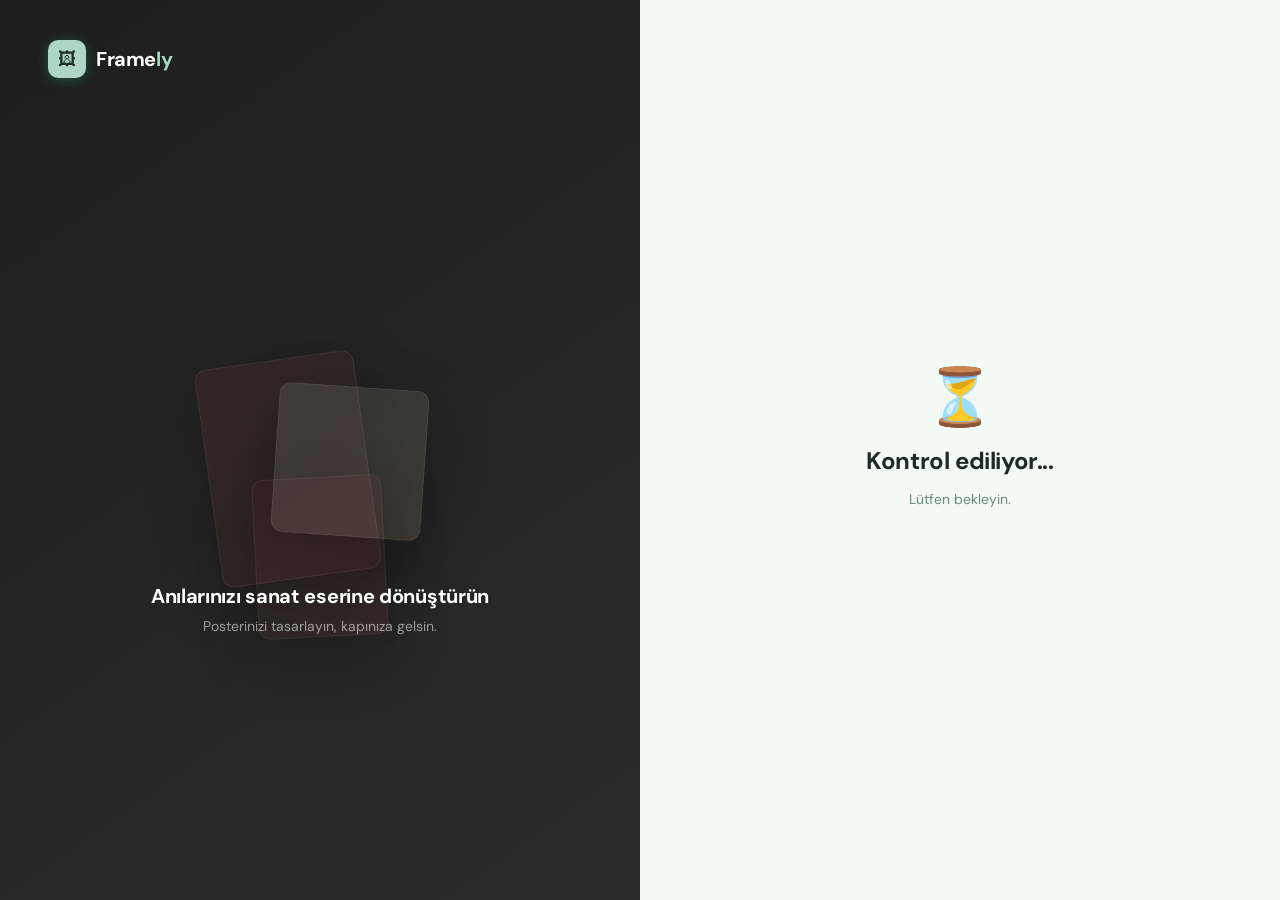
<file: reset.html>
﻿<!DOCTYPE html>
<html lang="tr">
<head>
<meta charset="UTF-8">
<meta name="viewport" content="width=device-width, initial-scale=1.0">
<link rel="icon" type="image/png" href="favicon.png">
<title>Framely — Şifre Sıfırla</title>
<link rel="preconnect" href="https://fonts.googleapis.com">
<link href="https://fonts.googleapis.com/css2?family=DM+Sans:wght@300;400;500;600;700&display=swap" rel="stylesheet">
<link rel="stylesheet" href="css/variables.css?v=6">
<link rel="stylesheet" href="css/auth.css?v=6">
</head>
<body>

<div class="auth-layout">

  <div class="auth-brand">
    <a href="index.html" class="logo">
      <div class="logo-mark">🖼</div>
      <span class="logo-text">Frame<span>ly</span></span>
    </a>
    <div class="auth-brand-visual">
      <div class="brand-poster bp1"><div class="brand-grid bg-5x10"></div></div>
      <div class="brand-poster bp2"><div class="brand-grid bg-6x6"></div></div>
      <div class="brand-poster bp3"><div class="brand-grid bg-7x7"></div></div>
      <div class="brand-tagline">
        <strong>Anılarınızı sanat eserine dönüştürün</strong>
        <span>Posterinizi tasarlayın, kapınıza gelsin.</span>
      </div>
    </div>
  </div>

  <div class="auth-main">
    <div class="auth-box">

      <!-- TOKEN GEÇERSİZ / SÜRESI DOLMUŞ -->
      <div id="stateInvalid" class="verify-state hidden">
        <div class="verify-icon">🔗</div>
        <h2 class="verify-title">Bağlantı geçersiz</h2>
        <p class="verify-desc" id="invalidMsg">Şifre sıfırlama bağlantısı geçersiz veya süresi dolmuş.</p>
        <a href="auth.html" class="btn-auth" style="display:inline-block;text-align:center;text-decoration:none;">
          Tekrar talep et
        </a>
      </div>

      <!-- YENİ ŞİFRE FORMU -->
      <div id="stateForm" class="hidden">
        <h1 class="auth-title">Yeni şifre belirle</h1>
        <p class="auth-sub">Hesabınız için güçlü bir şifre oluşturun.</p>

        <form id="resetForm" novalidate>
          <div class="field-group">
            <label class="field-label">Yeni Şifre <span class="field-hint">En az 6 karakter</span></label>
            <input class="field-input" type="password" id="newPassword" placeholder="••••••••" required minlength="6" autocomplete="new-password">
          </div>

          <div class="field-group">
            <label class="field-label">Şifre Tekrar</label>
            <input class="field-input" type="password" id="newPassword2" placeholder="••••••••" required autocomplete="new-password">
          </div>

          <div class="auth-error" id="resetError"></div>

          <button class="btn-auth" type="submit" id="resetBtn">Şifremi Güncelle</button>
        </form>

        <p class="auth-switch">
          <a href="auth.html" style="font-size:13px;color:var(--accent);font-weight:600;">← Giriş sayfasına dön</a>
        </p>
      </div>

      <!-- BAŞARILI -->
      <div id="stateSuccess" class="verify-state hidden">
        <div class="verify-icon">🔓</div>
        <h2 class="verify-title">Şifre güncellendi!</h2>
        <p class="verify-desc">Yeni şifreniz başarıyla kaydedildi. Şimdi giriş yapabilirsiniz.</p>
        <p class="verify-redirect">Giriş sayfasına yönlendiriliyorsunuz<span class="dots">...</span></p>
      </div>

      <!-- YÜKLENIYOR -->
      <div id="stateLoading" class="verify-state">
        <div class="verify-icon spin">⏳</div>
        <h2 class="verify-title">Kontrol ediliyor...</h2>
        <p class="verify-desc">Lütfen bekleyin.</p>
      </div>

    </div>
  </div>

</div>

<script type="module">
import { validateResetToken, resetPassword, isLoggedIn } from './js/auth.js';

const stateLoading = document.getElementById('stateLoading');
const stateInvalid = document.getElementById('stateInvalid');
const stateForm    = document.getElementById('stateForm');
const stateSuccess = document.getElementById('stateSuccess');
const invalidMsg   = document.getElementById('invalidMsg');

function show(el) {
  [stateLoading, stateInvalid, stateForm, stateSuccess].forEach(e => e.classList.add('hidden'));
  el.classList.remove('hidden');
}

const token = new URLSearchParams(window.location.search).get('token');

if (!token) {
  show(stateInvalid);
  invalidMsg.textContent = 'Şifre sıfırlama bağlantısı eksik veya hatalı.';
} else {
  setTimeout(() => {
    const validation = validateResetToken(token);
    if (!validation.ok) {
      show(stateInvalid);
      invalidMsg.textContent = validation.error;
    } else {
      show(stateForm);
    }
  }, 600);
}

document.getElementById('resetForm').addEventListener('submit', e => {
  e.preventDefault();
  const pass  = document.getElementById('newPassword').value;
  const pass2 = document.getElementById('newPassword2').value;
  const err   = document.getElementById('resetError');
  const btn   = document.getElementById('resetBtn');
  err.textContent = '';

  if (pass.length < 6) { err.textContent = 'Şifre en az 6 karakter olmalıdır.'; return; }
  if (pass !== pass2)  { err.textContent = 'Şifreler eşleşmiyor.'; return; }

  btn.textContent = 'Güncelleniyor...';
  btn.disabled = true;

  const res = resetPassword(token, pass);
  if (!res.ok) {
    err.textContent = res.error;
    btn.textContent = 'Şifremi Güncelle';
    btn.disabled = false;
    return;
  }

  show(stateSuccess);
  setTimeout(() => { window.location.href = 'auth.html'; }, 2500);
});
</script>
</body>
</html>
</file>
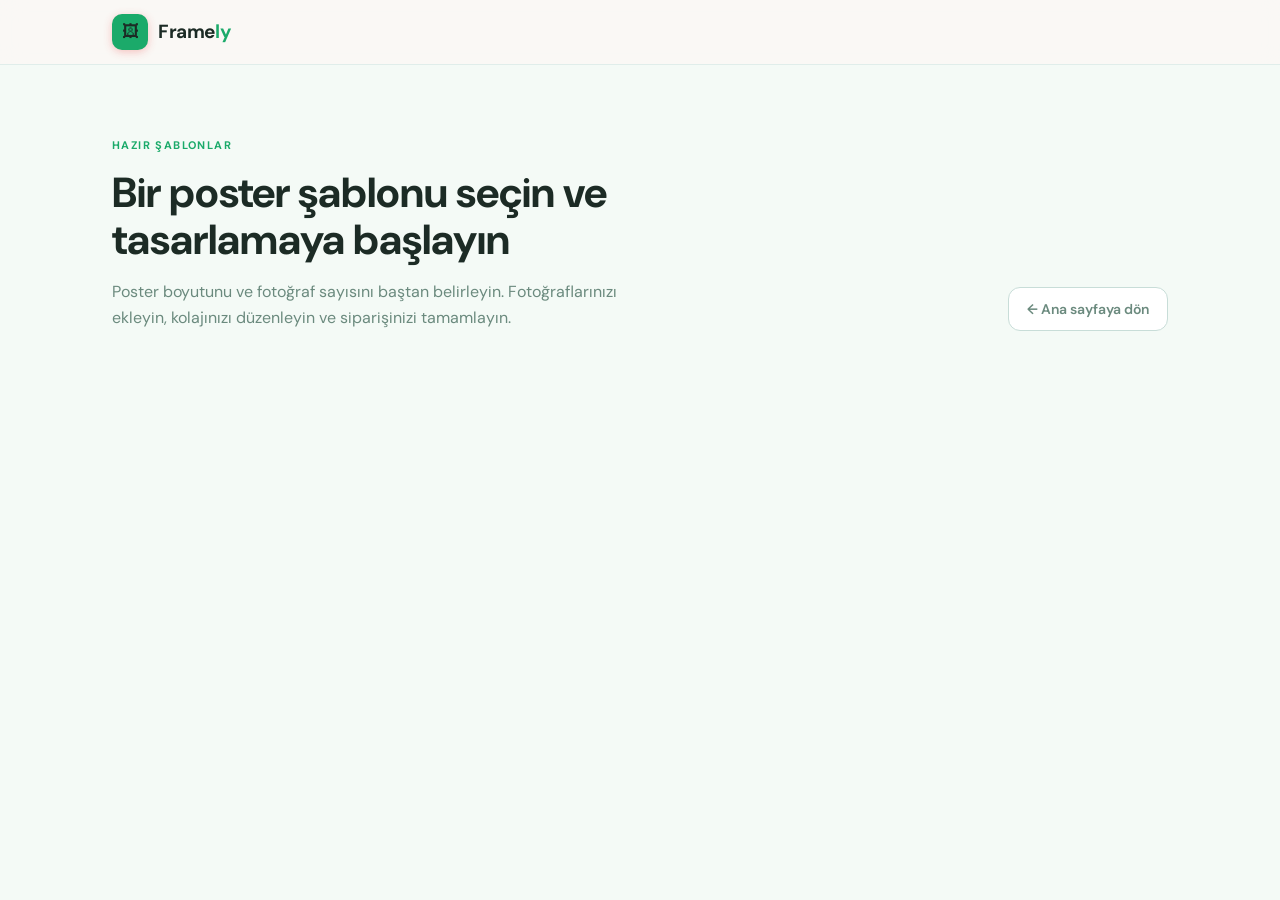
<file: templates.html>
﻿<!DOCTYPE html>
<html lang="tr">
<head>
<meta charset="UTF-8">
<meta name="viewport" content="width=device-width, initial-scale=1.0">
<link rel="icon" type="image/png" href="favicon.png">
<title>Framely - Poster Şablonları</title>
<link rel="preconnect" href="https://fonts.googleapis.com">
<link href="https://fonts.googleapis.com/css2?family=DM+Sans:ital,wght@0,300;0,400;0,500;0,600;0,700;1,400&display=swap" rel="stylesheet">
<link rel="stylesheet" href="css/variables.css?v=6">
<link rel="stylesheet" href="css/landing.css?v=6">
<link rel="stylesheet" href="css/templates.css?v=6">
<link rel="stylesheet" href="css/usermenu.css?v=6">
</head>
<body>

<header>
  <div class="header-inner">
    <a href="index.html" class="logo">
      <div class="logo-mark">&#128444;</div>
      <span class="logo-text">Frame<span>ly</span></span>
    </a>

    <nav id="mainNav"></nav>
  </div>
</header>

<main class="templates-page">
  <section class="templates-hero">
    <div>
      <div class="templates-label">Hazır Şablonlar</div>
      <h1 class="templates-title">Bir poster şablonu seçin ve tasarlamaya başlayın</h1>
      <p class="templates-sub">
        Poster boyutunu ve fotoğraf sayısını baştan belirleyin. Fotoğraflarınızı ekleyin, kolajınızı düzenleyin ve siparişinizi tamamlayın.
      </p>
    </div>
    <a class="templates-back" href="index.html">← Ana sayfaya dön</a>
  </section>

  <section class="template-grid" id="templateGrid" aria-label="Poster şablonları">
  </section>
</main>

<script type="module" src="./js/templates.js?v=6"></script>
</body>
</html>
</file>
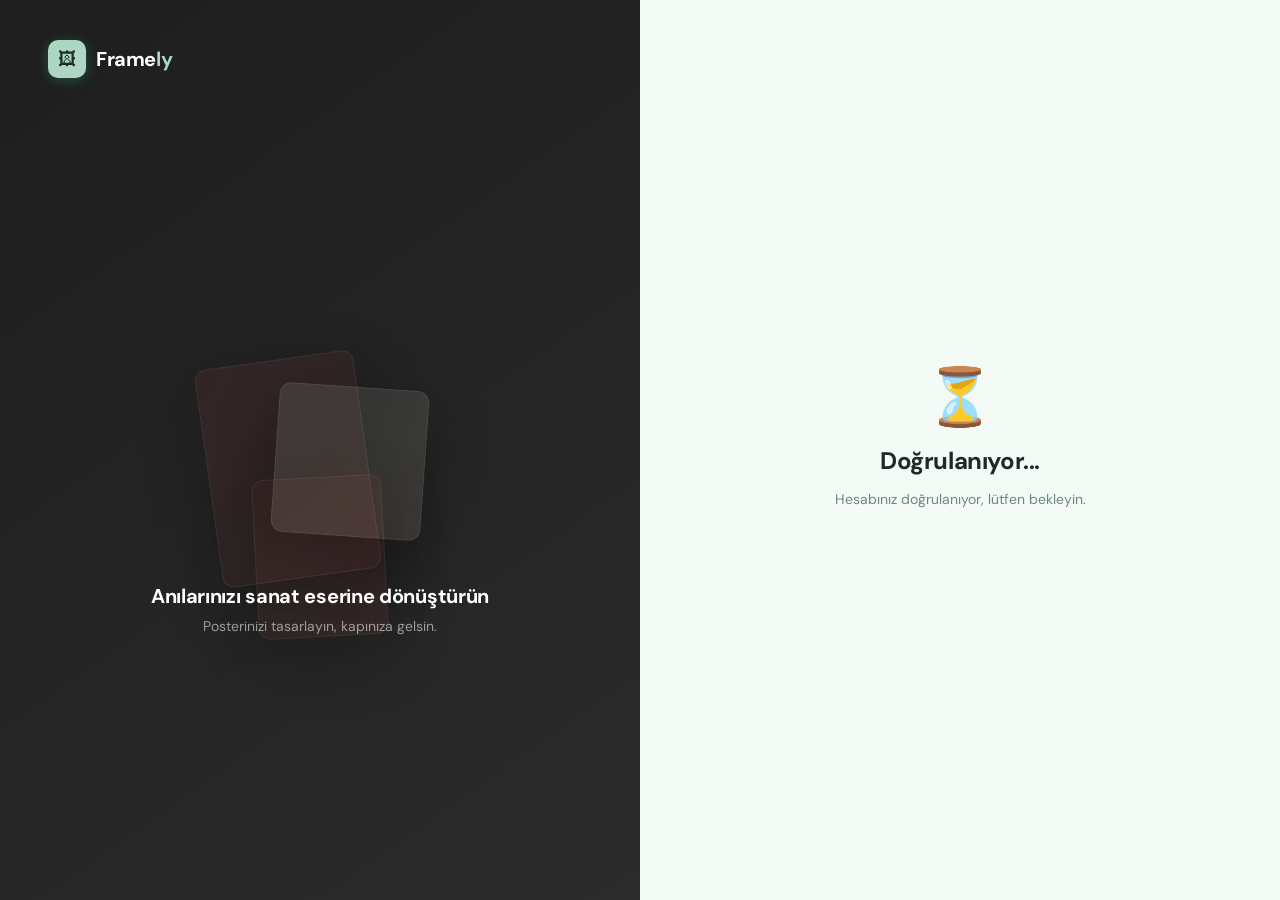
<file: verify.html>
﻿<!DOCTYPE html>
<html lang="tr">
<head>
<meta charset="UTF-8">
<meta name="viewport" content="width=device-width, initial-scale=1.0">
<link rel="icon" type="image/png" href="favicon.png">
<title>Framely — E-posta Doğrulama</title>
<link rel="preconnect" href="https://fonts.googleapis.com">
<link href="https://fonts.googleapis.com/css2?family=DM+Sans:wght@300;400;500;600;700&display=swap" rel="stylesheet">
<link rel="stylesheet" href="css/variables.css?v=6">
<link rel="stylesheet" href="css/auth.css?v=6">
</head>
<body>

<div class="auth-layout">

  <div class="auth-brand">
    <a href="index.html" class="logo">
      <div class="logo-mark">🖼</div>
      <span class="logo-text">Frame<span>ly</span></span>
    </a>
    <div class="auth-brand-visual">
      <div class="brand-poster bp1"><div class="brand-grid bg-5x10"></div></div>
      <div class="brand-poster bp2"><div class="brand-grid bg-6x6"></div></div>
      <div class="brand-poster bp3"><div class="brand-grid bg-7x7"></div></div>
      <div class="brand-tagline">
        <strong>Anılarınızı sanat eserine dönüştürün</strong>
        <span>Posterinizi tasarlayın, kapınıza gelsin.</span>
      </div>
    </div>
  </div>

  <div class="auth-main">
    <div class="auth-box">

      <div id="verifyLoading" class="verify-state">
        <div class="verify-icon spin">⏳</div>
        <h2 class="verify-title">Doğrulanıyor...</h2>
        <p class="verify-desc">Hesabınız doğrulanıyor, lütfen bekleyin.</p>
      </div>

      <div id="verifySuccess" class="verify-state hidden">
        <div class="verify-icon">✅</div>
        <h2 class="verify-title">E-posta doğrulandı!</h2>
        <p class="verify-desc">Hesabınız başarıyla oluşturuldu. Framely'e hoş geldiniz!</p>
        <p class="verify-redirect">Yönlendiriliyorsunuz<span class="dots">...</span></p>
      </div>

      <div id="verifyError" class="verify-state hidden">
        <div class="verify-icon">❌</div>
        <h2 class="verify-title">Doğrulama başarısız</h2>
        <p class="verify-desc" id="verifyErrorMsg">Bağlantı geçersiz veya süresi dolmuş.</p>
        <a href="auth.html?tab=register" class="btn-auth" style="display:inline-block;text-align:center;text-decoration:none;margin-top:8px;">
          Tekrar kayıt ol
        </a>
        <p style="text-align:center;margin-top:12px;">
          <a href="auth.html" style="font-size:13px;color:var(--accent);font-weight:600;">Giriş yap</a>
        </p>
      </div>

    </div>
  </div>

</div>

<script type="module">
import { verifyToken, isLoggedIn } from './js/auth.js';

if (isLoggedIn()) {
  const redir = sessionStorage.getItem('framely:authRedirect') || 'index.html';
  sessionStorage.removeItem('framely:authRedirect');
  window.location.href = redir;
}

const token = new URLSearchParams(window.location.search).get('token');

const loading = document.getElementById('verifyLoading');
const success = document.getElementById('verifySuccess');
const error   = document.getElementById('verifyError');
const errMsg  = document.getElementById('verifyErrorMsg');

function show(el) {
  [loading, success, error].forEach(e => e.classList.add('hidden'));
  el.classList.remove('hidden');
}

if (!token) {
  show(error);
  errMsg.textContent = 'Doğrulama bağlantısı eksik veya hatalı.';
} else {
  setTimeout(() => {
    const res = verifyToken(token);
    if (res.ok) {
      show(success);
      const redir = sessionStorage.getItem('framely:authRedirect') || 'index.html';
      sessionStorage.removeItem('framely:authRedirect');
      setTimeout(() => { window.location.href = redir; }, 2000);
    } else {
      show(error);
      errMsg.textContent = res.error;
    }
  }, 800);
}
</script>
</body>
</html>
</file>
<file: css/variables.css>
/* ── RESET ──────────────────────────────────────────────────────── */
*, *::before, *::after { margin: 0; padding: 0; box-sizing: border-box; }

/* ── DESIGN TOKENS ──────────────────────────────────────────────── */
:root {
  --bg:            #F4FAF6;
  --bg2:           #EBF4EE;
  --surface:       #ffffff;
  --border:        #E0EDEA;
  --border-mid:    #C8DDD8;
  --text:          #1C2B25;
  --text-muted:    #6B8A7E;
  --text-light:    #A8C4BB;

  --rose:          #A8D8C0;
  --rose-dark:     #1E9E62;
  --rose-soft:     #D6F0E5;
  --lavender:      #B2D4C8;
  --lavender-soft: #E4F4EF;
  --mint:          #7ECBAA;
  --mint-soft:     #D0EFE3;
  --peach:         #A5D4B8;
  --peach-soft:    #DCEEE6;
  --sage:          #8FC4A8;
  --sage-soft:     #D8EDDF;

  --accent:        #1BAA6A;
  --accent-dark:   #14834F;
  --accent-bg:     #D6F0E5;

  --radius-sm:  6px;
  --radius:     10px;
  --radius-lg:  16px;
  --radius-xl:  28px;

  --shadow-sm: 0 1px 3px rgba(28,43,37,.06), 0 1px 2px rgba(28,43,37,.04);
  --shadow:    0 4px 16px rgba(28,43,37,.08), 0 1px 4px rgba(28,43,37,.04);
  --shadow-lg: 0 16px 48px rgba(28,43,37,.12), 0 4px 12px rgba(28,43,37,.06);
}
</file>
<file: css/landing.css>
/* landing.css — overrides and landing-specific tokens */
:root {
  --radius:    12px;
  --radius-lg: 20px;
  --shadow-lg: 0 16px 48px rgba(43,43,43,.12), 0 4px 12px rgba(43,43,43,.06);
}

/* ── BASE ──────────────────────────────────────────────────────── */
body {
  font-family: 'DM Sans', -apple-system, BlinkMacSystemFont, sans-serif;
  background: var(--bg);
  color: var(--text);
  font-size: 15px;
  line-height: 1.6;
}

a { text-decoration: none; color: inherit; }
img { display: block; max-width: 100%; }

html { scroll-behavior: smooth; }

/* ── HEADER ──────────────────────────────────────────────────────── */
header {
  position: sticky;
  top: 0;
  z-index: 100;
  background: rgba(250,248,245,.92);
  backdrop-filter: blur(12px);
  -webkit-backdrop-filter: blur(12px);
  border-bottom: 1px solid var(--border);
}

.header-inner {
  max-width: 1120px;
  margin: 0 auto;
  padding: 0 32px;
  height: 64px;
  display: flex;
  align-items: center;
  gap: 40px;
}

.logo {
  display: flex;
  align-items: center;
  gap: 10px;
  flex-shrink: 0;
}

.logo-mark {
  width: 36px;
  height: 36px;
  background: var(--accent);
  border-radius: 10px;
  display: flex;
  align-items: center;
  justify-content: center;
  font-size: 17px;
  box-shadow: 0 2px 8px rgba(232,64,64,.3);
}

.logo-text {
  font-size: 19px;
  font-weight: 700;
  color: var(--text);
  letter-spacing: -.4px;
}

.logo-text span { color: var(--accent); }

nav {
  display: flex;
  align-items: center;
  gap: 4px;
  margin-left: auto;
}

.nav-link {
  padding: 6px 14px;
  border-radius: var(--radius-sm);
  font-size: 14px;
  font-weight: 500;
  color: var(--text-muted);
  transition: color .15s, background .15s;
}

.nav-link:hover { color: var(--text); background: var(--border); }

.nav-link.active {
  color: var(--accent);
  background: var(--accent-bg);
}

.nav-cta {
  display: inline-flex;
  align-items: center;
  gap: 6px;
  padding: 9px 20px;
  background: var(--accent);
  color: #fff;
  border-radius: 9px;
  font-size: 14px;
  font-weight: 600;
  transition: background .15s, transform .1s, box-shadow .15s;
  box-shadow: 0 2px 10px rgba(232,64,64,.4);
  margin-left: 8px;
}

.nav-cta:hover {
  background: var(--accent-dark);
  transform: translateY(-1px);
  box-shadow: 0 4px 16px rgba(232,64,64,.5);
}

/* ── HERO ──────────────────────────────────────────────────────── */
.hero {
  max-width: 1120px;
  margin: 0 auto;
  padding: 96px 32px 80px;
  display: grid;
  grid-template-columns: 1fr 1fr;
  gap: 80px;
  align-items: center;
}

.hero-badge {
  display: inline-flex;
  align-items: center;
  gap: 6px;
  padding: 5px 14px;
  background: var(--peach-soft);
  border: 1px solid var(--peach);
  border-radius: 20px;
  font-size: 12px;
  font-weight: 600;
  color: var(--accent-dark);
  letter-spacing: .2px;
  margin-bottom: 20px;
}

.hero-title {
  font-size: 52px;
  font-weight: 700;
  line-height: 1.1;
  letter-spacing: -1.5px;
  color: var(--text);
  margin-bottom: 20px;
}

.hero-title em {
  font-style: normal;
  background: linear-gradient(135deg, var(--accent) 0%, var(--accent-dark) 100%);
  -webkit-background-clip: text;
  -webkit-text-fill-color: transparent;
  background-clip: text;
}

.hero-sub {
  font-size: 17px;
  color: var(--text-muted);
  line-height: 1.65;
  max-width: 420px;
  margin-bottom: 36px;
  font-weight: 400;
}

.hero-actions {
  display: flex;
  align-items: center;
  gap: 14px;
  flex-wrap: wrap;
}

.btn-hero {
  display: inline-flex;
  align-items: center;
  gap: 8px;
  padding: 14px 28px;
  border-radius: var(--radius);
  font-size: 15px;
  font-weight: 600;
  font-family: inherit;
  cursor: pointer;
  border: none;
  transition: all .15s ease;
}

.btn-hero-primary {
  background: var(--accent);
  color: #fff;
  box-shadow: 0 4px 18px rgba(232,64,64,.45);
}

.btn-hero-primary:hover {
  background: var(--accent-dark);
  transform: translateY(-2px);
  box-shadow: 0 8px 24px rgba(232,64,64,.55);
}

.btn-hero-ghost {
  background: var(--surface);
  color: var(--text);
  border: 1.5px solid var(--border-mid);
}

.btn-hero-ghost:hover {
  border-color: var(--accent);
  color: var(--accent);
  background: var(--accent-bg);
}

.hero-stats {
  display: flex;
  align-items: center;
  gap: 24px;
  margin-top: 40px;
  padding-top: 32px;
  border-top: 1px solid var(--border);
}

.stat-num {
  font-size: 24px;
  font-weight: 700;
  color: var(--text);
  letter-spacing: -.5px;
}

.stat-label {
  font-size: 12px;
  color: var(--text-muted);
  font-weight: 400;
  margin-top: 2px;
}

.stat-sep {
  width: 1px;
  height: 36px;
  background: var(--border);
}

/* ── HERO VISUAL ─────────────────────────────────────────────────── */
.hero-visual {
  position: relative;
  display: flex;
  justify-content: center;
  align-items: center;
}

.poster-preview-wrap {
  position: relative;
  width: 320px;
  height: 400px;
}

.poster-preview-wrap::before {
  content: '';
  position: absolute;
  inset: -20px;
  background: radial-gradient(ellipse at center, rgba(232,64,64,.10) 0%, transparent 70%);
  border-radius: 50%;
}

.poster-mock {
  position: absolute;
  background: #fff;
  border-radius: 14px;
  box-shadow: var(--shadow-lg);
  overflow: hidden;
  transition: transform .3s ease;
}

.poster-mock:hover { transform: scale(1.02) rotate(-1deg); }

.pm-main { width: 240px; height: 300px; top: 30px; left: 30px; z-index: 2; }
.pm-back {
  width: 200px;
  height: 260px;
  top: 55px;
  left: 70px;
  z-index: 1;
  opacity: .6;
  transform: rotate(5deg);
}

.pm-grid {
  width: 100%;
  height: 100%;
  display: grid;
  grid-template-columns: 1fr 1fr;
  grid-template-rows: 1fr 1fr 1fr;
  gap: 3px;
  padding: 3px;
  background: var(--bg2);
}

.pm-cell { border-radius: 3px; background: var(--border); }
.pm-cell:nth-child(1) { background: linear-gradient(135deg, var(--rose-soft), var(--rose)); }
.pm-cell:nth-child(2) { background: linear-gradient(135deg, var(--lavender-soft), var(--lavender)); grid-row: span 2; }
.pm-cell:nth-child(3) { background: linear-gradient(135deg, var(--mint-soft), var(--mint)); }
.pm-cell:nth-child(4) { background: linear-gradient(135deg, var(--peach-soft), var(--peach)); }
.pm-cell:nth-child(5) { background: linear-gradient(135deg, var(--rose-soft), var(--sage)); grid-column: span 2; }

.pm-back .pm-grid {
  grid-template-columns: 1fr 1fr 1fr;
  grid-template-rows: 1fr 1fr;
  gap: 3px;
  padding: 3px;
}

.floating-tag {
  position: absolute;
  background: var(--surface);
  border-radius: var(--radius);
  padding: 10px 14px;
  box-shadow: var(--shadow);
  border: 1px solid var(--border);
  font-size: 12px;
  font-weight: 500;
  color: var(--text);
  display: flex;
  align-items: center;
  gap: 7px;
  white-space: nowrap;
  animation: float 4s ease-in-out infinite;
}

.floating-tag:nth-child(4) { top: 10px; right: 0; animation-delay: 0s; }
.floating-tag:nth-child(5) { bottom: 60px; left: 0; animation-delay: 2s; }

@keyframes float {
  0%, 100% { transform: translateY(0); }
  50%       { transform: translateY(-6px); }
}

.tag-dot {
  width: 8px;
  height: 8px;
  border-radius: 50%;
  flex-shrink: 0;
}

/* ── TRUST BAR ─────────────────────────────────────────────────── */
.trust-bar {
  border-top: 1px solid var(--border);
  border-bottom: 1px solid var(--border);
  background: var(--surface);
  padding: 20px 0;
}

.trust-inner {
  max-width: 1120px;
  margin: 0 auto;
  padding: 0 32px;
  display: flex;
  align-items: center;
  gap: 40px;
}

.trust-label {
  font-size: 11px;
  font-weight: 600;
  text-transform: uppercase;
  letter-spacing: 1.2px;
  color: var(--text-light);
  white-space: nowrap;
  flex-shrink: 0;
}

.trust-sep { width: 1px; height: 22px; background: var(--border); flex-shrink: 0; }

.trust-items {
  display: flex;
  align-items: center;
  gap: 36px;
  flex-wrap: wrap;
}

.trust-item {
  font-size: 14px;
  font-weight: 600;
  color: var(--text-light);
  letter-spacing: -.2px;
  display: flex;
  align-items: center;
  gap: 6px;
}

/* ── SECTION BASE ──────────────────────────────────────────────── */
.section {
  max-width: 1120px;
  margin: 0 auto;
  padding: 96px 32px;
}

.section-label {
  font-size: 11px;
  font-weight: 600;
  text-transform: uppercase;
  letter-spacing: 1.4px;
  color: var(--accent);
  margin-bottom: 14px;
}

.section-title {
  font-size: 36px;
  font-weight: 700;
  letter-spacing: -.8px;
  color: var(--text);
  margin-bottom: 14px;
  line-height: 1.2;
}

.section-sub {
  font-size: 16px;
  color: var(--text-muted);
  max-width: 480px;
  line-height: 1.65;
  margin-bottom: 56px;
}

/* ── STEPS ─────────────────────────────────────────────────────── */
.steps-grid {
  display: grid;
  grid-template-columns: repeat(3, 1fr);
  gap: 24px;
}

.step-card {
  background: var(--surface);
  border: 1px solid var(--border);
  border-radius: var(--radius-lg);
  padding: 28px 24px;
  transition: box-shadow .2s, transform .2s;
}

.step-card:hover {
  box-shadow: var(--shadow);
  transform: translateY(-3px);
}

.step-num {
  font-size: 11px;
  font-weight: 700;
  text-transform: uppercase;
  letter-spacing: 1px;
  color: var(--text-light);
  margin-bottom: 18px;
}

.step-icon {
  width: 48px;
  height: 48px;
  border-radius: var(--radius);
  display: flex;
  align-items: center;
  justify-content: center;
  font-size: 22px;
  margin-bottom: 18px;
}

.step-card:nth-child(1) .step-icon { background: var(--rose-soft); }
.step-card:nth-child(2) .step-icon { background: var(--lavender-soft); }
.step-card:nth-child(3) .step-icon { background: var(--mint-soft); }

.step-title {
  font-size: 17px;
  font-weight: 600;
  color: var(--text);
  margin-bottom: 10px;
  letter-spacing: -.3px;
}

.step-desc {
  font-size: 14px;
  color: var(--text-muted);
  line-height: 1.65;
}

/* ── STEPS 4-COLUMN ────────────────────────────────────────────── */
.steps-grid-4 {
  grid-template-columns: repeat(4, 1fr);
}

@media (max-width: 900px) {
  .steps-grid-4 { grid-template-columns: repeat(2, 1fr); }
}

@media (max-width: 540px) {
  .steps-grid-4 { grid-template-columns: 1fr; }
}

/* ── PRICING ────────────────────────────────────────────────────── */
.pricing-section {
  background: var(--bg2);
  border-top: 1px solid var(--border);
  border-bottom: 1px solid var(--border);
}

.pricing-grid {
  display: grid;
  grid-template-columns: repeat(4, 1fr);
  gap: 16px;
}

.pricing-card {
  background: var(--surface);
  border: 1.5px solid var(--border);
  border-radius: var(--radius-lg);
  padding: 24px 20px;
  display: flex;
  flex-direction: column;
  gap: 8px;
  transition: all .18s;
  color: inherit;
  text-decoration: none;
}

.pricing-card:hover {
  border-color: var(--accent);
  transform: translateY(-3px);
  box-shadow: var(--shadow);
}

.pricing-icon {
  font-size: 28px;
  margin-bottom: 4px;
}

.pricing-name {
  font-size: 16px;
  font-weight: 700;
  color: var(--text);
}

.pricing-desc {
  font-size: 12px;
  color: var(--text-muted);
  font-weight: 500;
}

.pricing-price {
  font-size: 28px;
  font-weight: 800;
  color: var(--text);
  letter-spacing: -.5px;
  margin-top: 4px;
}

.pricing-price span {
  font-size: 15px;
  font-weight: 500;
  color: var(--text-muted);
  margin-left: 2px;
}

.pricing-meta {
  font-size: 12px;
  color: var(--text-light);
  font-weight: 500;
}

.pricing-cta {
  margin-top: auto;
  padding-top: 12px;
  font-size: 13px;
  font-weight: 700;
  color: var(--accent);
  border-top: 1px solid var(--border);
}

@media (max-width: 900px) {
  .pricing-grid { grid-template-columns: repeat(2, 1fr); }
}

@media (max-width: 540px) {
  .pricing-grid { grid-template-columns: 1fr; }
}

/* ── FEATURES ──────────────────────────────────────────────────── */
.features-section {
  background: var(--surface);
  border-top: 1px solid var(--border);
  border-bottom: 1px solid var(--border);
}

.features-grid {
  display: grid;
  grid-template-columns: repeat(2, 1fr);
  gap: 2px;
  background: var(--border);
  border-radius: var(--radius-lg);
  overflow: hidden;
  box-shadow: var(--shadow-sm);
}

.feature-cell {
  background: var(--surface);
  padding: 32px 28px;
  transition: background .15s;
}

.feature-cell:hover { background: var(--bg); }

.feature-icon { font-size: 26px; margin-bottom: 14px; }

.feature-title {
  font-size: 16px;
  font-weight: 600;
  color: var(--text);
  margin-bottom: 8px;
  letter-spacing: -.3px;
}

.feature-desc {
  font-size: 14px;
  color: var(--text-muted);
  line-height: 1.6;
}



/* ── CTA SECTION ───────────────────────────────────────────────── */
.cta-section {
  background: linear-gradient(135deg, #1E1E1E 0%, #2B2B2B 100%);
  padding: 80px 0;
}

.cta-inner {
  max-width: 1120px;
  margin: 0 auto;
  padding: 0 32px;
  display: grid;
  grid-template-columns: 1fr auto;
  align-items: center;
  gap: 40px;
}

.cta-title {
  font-size: 36px;
  font-weight: 700;
  color: #fff;
  letter-spacing: -.8px;
  line-height: 1.2;
  margin-bottom: 12px;
}

.cta-sub {
  font-size: 16px;
  color: rgba(255,255,255,.6);
  line-height: 1.6;
  max-width: 440px;
}

.btn-cta {
  display: inline-flex;
  align-items: center;
  gap: 8px;
  padding: 16px 32px;
  background: var(--accent);
  color: #fff;
  border-radius: var(--radius);
  font-size: 15px;
  font-weight: 600;
  transition: all .15s;
  box-shadow: 0 4px 20px rgba(232,64,64,.5);
  white-space: nowrap;
  flex-shrink: 0;
}

.btn-cta:hover {
  background: var(--rose);
  transform: translateY(-2px);
  box-shadow: 0 8px 28px rgba(232,64,64,.6);
}

/* ── FOOTER ────────────────────────────────────────────────────── */
footer {
  border-top: 1px solid var(--border);
  background: var(--surface);
}

.footer-inner {
  max-width: 1120px;
  margin: 0 auto;
  padding: 48px 32px 32px;
  display: grid;
  grid-template-columns: 1.5fr 1fr 1fr 1fr;
  gap: 48px;
}

.footer-brand .logo { margin-bottom: 16px; }

.footer-tagline {
  font-size: 13px;
  color: var(--text-muted);
  line-height: 1.6;
  max-width: 200px;
}

.footer-col-title {
  font-size: 12px;
  font-weight: 600;
  text-transform: uppercase;
  letter-spacing: 1px;
  color: var(--text-light);
  margin-bottom: 16px;
}

.footer-links {
  list-style: none;
  display: flex;
  flex-direction: column;
  gap: 10px;
}

.footer-links a {
  font-size: 13px;
  color: var(--text-muted);
  transition: color .15s;
}

.footer-links a:hover { color: var(--accent); }

.faq-page { padding-top: 64px; padding-bottom: 64px; }
.faq-list { max-width: 900px; margin: 0 auto; display: grid; gap: 18px; }
.faq-card {
  background: var(--surface);
  border: 1px solid var(--border);
  border-radius: var(--radius-lg);
  padding: 24px 28px;
  box-shadow: var(--shadow-sm);
  transition: transform .2s ease, box-shadow .2s ease, border-color .2s ease;
}
.faq-card:hover { transform: translateY(-2px); box-shadow: var(--shadow); }
.faq-card[open] { border-color: var(--accent); }
.faq-question {
  list-style: none;
  font-size: 20px;
  font-weight: 700;
  color: var(--text);
  cursor: pointer;
  display: flex;
  justify-content: space-between;
  align-items: center;
  gap: 16px;
}
.faq-question::-webkit-details-marker { display: none; }
.faq-question::after {
  content: '◢';
  font-size: 18px;
  transform: rotate(90deg);
  transition: transform .2s ease;
}
.faq-card[open] .faq-question::after { transform: rotate(-90deg); }
.faq-answer {
  margin: 16px 0 0;
  color: var(--text-muted);
  line-height: 1.75;
}
.faq-help {
  margin-top: 36px;
  font-size: 16px;
  color: var(--text-muted);
}
.faq-help p { margin: 8px 0 0; }
.faq-help a { color: var(--accent); text-decoration: underline; }

.legal-page { padding-top: 64px; padding-bottom: 64px; }
.legal-content {
  max-width: 760px;
  margin: 0 auto;
  display: grid;
  gap: 28px;
}
.legal-content h2 {
  font-size: 20px;
  font-weight: 700;
  color: var(--text);
  margin-bottom: 8px;
}
.legal-content p,
.legal-content li {
  color: var(--text-muted);
  line-height: 1.75;
  font-size: 15px;
}
.legal-content ul { padding-left: 20px; display: grid; gap: 8px; }
.legal-content a { color: var(--accent); text-decoration: underline; }

.contact-grid {
  max-width: 760px;
  margin: 0 auto;
  display: grid;
  gap: 20px;
}
.contact-card {
  background: var(--surface);
  border: 1px solid var(--border);
  border-radius: var(--radius-lg);
  padding: 24px 28px;
  box-shadow: var(--shadow-sm);
}
.contact-card h2 {
  font-size: 18px;
  font-weight: 700;
  color: var(--text);
  margin-bottom: 8px;
}
.contact-card p {
  color: var(--text-muted);
  line-height: 1.75;
  font-size: 15px;
  margin: 0;
}
.contact-card a { color: var(--accent); text-decoration: underline; }

.footer-bottom {
  max-width: 1120px;
  margin: 0 auto;
  padding: 20px 32px;
  border-top: 1px solid var(--border);
  display: flex;
  align-items: center;
  justify-content: space-between;
  font-size: 12px;
  color: var(--text-light);
}

/* ── RESPONSIVE ────────────────────────────────────────────────── */
@media (max-width: 900px) {
  .hero { grid-template-columns: 1fr; gap: 48px; padding: 60px 24px; }
  .hero-visual { display: none; }
  .hero-title { font-size: 38px; }
  .steps-grid { grid-template-columns: 1fr; }
  .features-grid { grid-template-columns: 1fr; }
  .gallery-row { grid-template-columns: 1fr 1fr; }
  .cta-inner { grid-template-columns: 1fr; }
  .footer-inner { grid-template-columns: 1fr 1fr; gap: 32px; }
  .header-inner { padding: 0 20px; gap: 16px; }
  nav .nav-link { display: none; }
  .section { padding: 64px 24px; }
  .trust-items { gap: 20px; }
}

@media (max-width: 600px) {
  /* Header */
  .header-inner { padding: 0 16px; gap: 12px; height: 56px; }
  .logo-mark { width: 32px; height: 32px; font-size: 15px; }
  .nav-cta { padding: 8px 14px; font-size: 13px; margin-left: 0; }

  /* Hero */
  .hero { padding: 40px 16px 48px; gap: 32px; }
  .hero-title { font-size: 32px; letter-spacing: -1px; }
  .hero-sub { font-size: 15px; margin-bottom: 28px; }
  .hero-actions { flex-direction: column; align-items: stretch; }
  .btn-hero { justify-content: center; padding: 13px 20px; font-size: 15px; }
  .hero-stats { gap: 16px; flex-wrap: wrap; margin-top: 28px; padding-top: 24px; }
  .stat-num { font-size: 20px; }
  .stat-label { font-size: 11px; }

  /* Trust bar */
  .trust-inner { padding: 0 16px; gap: 12px; overflow-x: auto; }
  .trust-label { display: none; }
  .trust-sep { display: none; }
  .trust-items { flex-wrap: nowrap; gap: 20px; }

  /* Sections */
  .section { padding: 48px 16px; }
  .section-title { font-size: 26px; letter-spacing: -.5px; }
  .section-sub { font-size: 14px; margin-bottom: 36px; }

  /* Steps */
  .steps-grid { gap: 14px; }
  .step-card { padding: 22px 18px; }

  /* Features */
  .feature-cell { padding: 24px 20px; }

  /* CTA */
  .cta-section { padding: 56px 0; }
  .cta-inner { padding: 0 16px; gap: 24px; }
  .cta-title { font-size: 26px; letter-spacing: -.5px; }
  .cta-sub { font-size: 14px; }
  .btn-cta { width: 100%; justify-content: center; padding: 14px 24px; }

  /* Footer */
  .footer-inner { grid-template-columns: 1fr; gap: 28px; padding: 32px 16px 24px; }
  .footer-bottom { padding: 16px; flex-direction: column; gap: 6px; text-align: center; }
}

@media (max-width: 400px) {
  .hero-title { font-size: 28px; }
  .hero-badge { font-size: 11px; padding: 4px 12px; }
  .section-title { font-size: 23px; }
  .cta-title { font-size: 22px; }
}
</file>
<file: css/usermenu.css>
.user-menu {
  position: relative;
  margin-left: 8px;
}

.user-menu-btn {
  display: flex;
  align-items: center;
  gap: 8px;
  padding: 6px 12px 6px 6px;
  background: var(--surface);
  border: 1.5px solid var(--border-mid);
  border-radius: 24px;
  cursor: pointer;
  font-family: inherit;
  font-size: 14px;
  font-weight: 600;
  color: var(--text);
  transition: all .15s;
}

.user-menu-btn:hover {
  border-color: var(--accent);
  background: var(--accent-bg);
}

.user-avatar {
  width: 28px;
  height: 28px;
  border-radius: 50%;
  background: linear-gradient(135deg, var(--accent) 0%, var(--lavender) 100%);
  color: #fff;
  font-size: 13px;
  font-weight: 700;
  display: flex;
  align-items: center;
  justify-content: center;
  flex-shrink: 0;
}

.user-name-short {
  max-width: 80px;
  overflow: hidden;
  text-overflow: ellipsis;
  white-space: nowrap;
}

.user-chevron {
  font-size: 11px;
  color: var(--text-muted);
  transition: transform .15s;
}

.user-dropdown.open ~ .user-menu-btn .user-chevron,
.user-menu-btn:has(+ .user-dropdown.open) .user-chevron {
  transform: rotate(180deg);
}

.user-dropdown {
  position: absolute;
  top: calc(100% + 8px);
  right: 0;
  min-width: 220px;
  background: var(--surface);
  border: 1px solid var(--border);
  border-radius: var(--radius-lg);
  box-shadow: var(--shadow-lg);
  overflow: hidden;
  display: none;
  z-index: 200;
}

.user-dropdown.open { display: block; animation: dropIn .15s ease; }

@keyframes dropIn {
  from { opacity: 0; transform: translateY(-6px); }
  to   { opacity: 1; transform: translateY(0); }
}

.user-dropdown-info {
  padding: 16px;
  background: var(--bg2);
}

.ud-name {
  font-size: 14px;
  font-weight: 700;
  color: var(--text);
  margin-bottom: 3px;
}

.ud-email {
  font-size: 12px;
  color: var(--text-muted);
}

.user-dropdown-sep {
  height: 1px;
  background: var(--border);
}

.ud-link {
  display: block;
  width: 100%;
  text-align: left;
  padding: 11px 16px;
  font-family: inherit;
  font-size: 14px;
  font-weight: 500;
  color: var(--text);
  text-decoration: none;
  background: none;
  border: none;
  cursor: pointer;
  transition: background .12s;
}

.ud-link:hover { background: var(--bg2); }

.ud-logout {
  color: #c0392b;
}

.ud-logout:hover { background: var(--accent-bg); }

/* ── ACCOUNT TAB NAVIGATION ──────────────────────────────────── */
.account-tabs {
  display: flex;
  gap: 4px;
  margin-bottom: 32px;
  border-bottom: 1.5px solid var(--border);
  padding-bottom: 1px;
}

.account-tab {
  padding: 10px 20px;
  font-size: 14.5px;
  font-weight: 600;
  color: var(--text-muted);
  border-radius: var(--radius) var(--radius) 0 0;
  transition: all .15s;
  border-bottom: 2.5px solid transparent;
  margin-bottom: -2.5px;
  text-decoration: none;
  display: inline-flex;
  align-items: center;
  gap: 6px;
}

.account-tab:hover {
  color: var(--text);
  background: var(--bg2);
}

.account-tab.active {
  color: var(--accent);
  border-bottom-color: var(--accent);
  background: transparent;
}
</file>
<file: css/auth.css>
body {
  font-family: 'DM Sans', -apple-system, BlinkMacSystemFont, sans-serif;
  background: var(--bg);
  color: var(--text);
  min-height: 100vh;
  font-size: 15px;
}

a { text-decoration: none; color: inherit; }

.hidden { display: none !important; }

.auth-layout {
  display: grid;
  grid-template-columns: 1fr 1fr;
  min-height: 100vh;
}

/* ── BRAND PANEL ─────────────────────────────────────────────── */
.auth-brand {
  background: linear-gradient(145deg, #1E1E1E 0%, #2B2B2B 100%);
  display: flex;
  flex-direction: column;
  padding: 40px 48px;
  position: relative;
  overflow: hidden;
}

.auth-brand .logo {
  display: flex;
  align-items: center;
  gap: 10px;
  position: relative;
  z-index: 2;
}

.auth-brand .logo-mark {
  width: 38px;
  height: 38px;
  background: linear-gradient(135deg, var(--rose) 0%, var(--lavender) 100%);
  border-radius: 10px;
  display: flex;
  align-items: center;
  justify-content: center;
  font-size: 18px;
  box-shadow: 0 2px 12px rgba(27,170,106,.4);
}

.auth-brand .logo-text {
  font-size: 20px;
  font-weight: 700;
  color: #fff;
  letter-spacing: -.4px;
}

.auth-brand .logo-text span { color: var(--rose); }

.auth-brand-visual {
  flex: 1;
  display: flex;
  flex-direction: column;
  align-items: center;
  justify-content: center;
  position: relative;
  z-index: 2;
}

.brand-poster {
  position: absolute;
  background: rgba(255,255,255,.06);
  border: 1px solid rgba(255,255,255,.1);
  border-radius: 12px;
  overflow: hidden;
  box-shadow: 0 20px 60px rgba(0,0,0,.3);
}

.brand-grid {
  width: 100%;
  height: 100%;
  display: grid;
  gap: 2px;
  padding: 4px;
}

.bg-5x10 { grid-template-columns: repeat(5, 1fr); grid-template-rows: repeat(10, 1fr); }
.bg-6x6  { grid-template-columns: repeat(6, 1fr); grid-template-rows: repeat(6, 1fr); }
.bg-7x7  { grid-template-columns: repeat(7, 1fr); grid-template-rows: repeat(7, 1fr); }

.brand-grid::before {
  content: '';
  display: none;
}

.bp1 {
  width: 160px;
  height: 220px;
  top: 50%;
  left: 50%;
  transform: translate(-70%, -50%) rotate(-8deg);
  opacity: .7;
  background: linear-gradient(135deg, rgba(232,64,64,.12), rgba(232,64,64,.06));
}

.bp2 {
  width: 150px;
  height: 150px;
  top: 50%;
  left: 50%;
  transform: translate(-30%, -55%) rotate(4deg);
  opacity: .8;
  background: linear-gradient(135deg, rgba(178,216,204,.15), rgba(242,201,168,.15));
}

.bp3 {
  width: 130px;
  height: 160px;
  top: 50%;
  left: 50%;
  transform: translate(-50%, 5%) rotate(-3deg);
  opacity: .6;
  background: linear-gradient(135deg, rgba(232,64,64,.06), rgba(232,64,64,.12));
}

.brand-tagline {
  position: relative;
  z-index: 3;
  text-align: center;
  margin-top: 280px;
  display: flex;
  flex-direction: column;
  gap: 8px;
}

.brand-tagline strong {
  font-size: 20px;
  font-weight: 700;
  color: #fff;
  letter-spacing: -.3px;
  line-height: 1.3;
}

.brand-tagline span {
  font-size: 14px;
  color: rgba(255,255,255,.55);
  font-weight: 400;
}

/* ── MAIN PANEL ─────────────────────────────────────────────── */
.auth-main {
  display: flex;
  align-items: center;
  justify-content: center;
  padding: 40px 24px;
  background: var(--bg);
}

.auth-box {
  width: 100%;
  max-width: 420px;
}

/* ── TABS ─────────────────────────────────────────────────── */
.auth-tabs {
  display: flex;
  background: var(--bg2);
  border-radius: var(--radius);
  padding: 4px;
  margin-bottom: 32px;
  border: 1px solid var(--border);
}

.auth-tab {
  flex: 1;
  padding: 9px 16px;
  border: none;
  background: transparent;
  border-radius: calc(var(--radius) - 2px);
  font-family: inherit;
  font-size: 14px;
  font-weight: 500;
  color: var(--text-muted);
  cursor: pointer;
  transition: all .15s;
}

.auth-tab.active {
  background: var(--surface);
  color: var(--text);
  font-weight: 600;
  box-shadow: var(--shadow-sm);
}

/* ── FORM ─────────────────────────────────────────────────── */
.auth-title {
  font-size: 26px;
  font-weight: 700;
  letter-spacing: -.5px;
  color: var(--text);
  margin-bottom: 8px;
}

.auth-sub {
  font-size: 14px;
  color: var(--text-muted);
  line-height: 1.55;
  margin-bottom: 28px;
}

.field-group {
  margin-bottom: 18px;
}

.field-label {
  display: flex;
  align-items: center;
  gap: 8px;
  font-size: 13px;
  font-weight: 600;
  color: var(--text);
  margin-bottom: 7px;
}

.field-hint {
  font-size: 11px;
  font-weight: 400;
  color: var(--text-light);
}

.field-input {
  width: 100%;
  padding: 11px 14px;
  border: 1.5px solid var(--border-mid);
  border-radius: var(--radius);
  font-family: inherit;
  font-size: 14px;
  color: var(--text);
  background: var(--surface);
  transition: border-color .15s, box-shadow .15s;
  outline: none;
}

.field-input::placeholder { color: var(--text-light); }

.field-input:focus {
  border-color: var(--accent);
  box-shadow: 0 0 0 3px rgba(232,64,64,.15);
}

.auth-error {
  font-size: 13px;
  color: #c0392b;
  background: var(--accent-bg);
  border: 1px solid #f5c6c0;
  border-radius: var(--radius-sm);
  padding: 10px 13px;
  margin-bottom: 14px;
  display: none;
}

.auth-error:not(:empty) { display: block; }

.btn-auth {
  width: 100%;
  padding: 13px 20px;
  background: var(--accent);
  color: #fff;
  border: none;
  border-radius: var(--radius);
  font-family: inherit;
  font-size: 15px;
  font-weight: 600;
  cursor: pointer;
  transition: all .15s;
  box-shadow: 0 4px 16px rgba(232,64,64,.4);
  margin-bottom: 20px;
}

.btn-auth:hover {
  background: var(--accent-dark);
  transform: translateY(-1px);
  box-shadow: 0 6px 20px rgba(232,64,64,.5);
}

.auth-switch {
  text-align: center;
  font-size: 13px;
  color: var(--text-muted);
}

.auth-switch-btn {
  background: none;
  border: none;
  font-family: inherit;
  font-size: 13px;
  font-weight: 600;
  color: var(--accent);
  cursor: pointer;
  padding: 0;
}

.auth-switch-btn:hover { text-decoration: underline; }

/* ── VERIFY PANEL (auth.html) ──────────────────────────────── */
.verify-panel {
  text-align: center;
  padding: 8px 0;
}

.verify-panel-icon {
  font-size: 52px;
  margin-bottom: 16px;
  line-height: 1;
}

.verify-panel-title {
  font-size: 24px;
  font-weight: 700;
  letter-spacing: -.4px;
  color: var(--text);
  margin-bottom: 12px;
}

.verify-panel-desc {
  font-size: 14px;
  color: var(--text-muted);
  line-height: 1.6;
  margin-bottom: 20px;
}

.verify-panel-note {
  display: flex;
  align-items: flex-start;
  gap: 8px;
  background: var(--bg2);
  border: 1px solid var(--border);
  border-radius: var(--radius);
  padding: 12px 14px;
  font-size: 13px;
  color: var(--text-muted);
  line-height: 1.5;
  text-align: left;
  margin-bottom: 24px;
}

.btn-resend {
  width: 100%;
  padding: 12px 20px;
  background: transparent;
  color: var(--accent);
  border: 1.5px solid var(--accent);
  border-radius: var(--radius);
  font-family: inherit;
  font-size: 14px;
  font-weight: 600;
  cursor: pointer;
  transition: all .15s;
  margin-bottom: 12px;
}

.btn-resend:hover:not(:disabled) {
  background: rgba(232,64,64,.08);
}

.btn-resend:disabled {
  opacity: .5;
  cursor: not-allowed;
}

.verify-panel-success {
  font-size: 13px;
  color: #27ae60;
  background: #eafaf1;
  border: 1px solid #a9dfbf;
  border-radius: var(--radius-sm);
  padding: 10px 13px;
  margin-bottom: 8px;
}

/* ── VERIFY STATE (verify.html) ───────────────────────────── */
.verify-state {
  text-align: center;
  padding: 24px 0;
}

.verify-icon {
  font-size: 56px;
  margin-bottom: 20px;
  line-height: 1;
  display: block;
}

.verify-icon.spin {
  display: inline-block;
  animation: spinIcon 1.2s linear infinite;
}

@keyframes spinIcon {
  to { transform: rotate(360deg); }
}

.verify-title {
  font-size: 24px;
  font-weight: 700;
  letter-spacing: -.4px;
  color: var(--text);
  margin-bottom: 12px;
}

.verify-desc {
  font-size: 14px;
  color: var(--text-muted);
  line-height: 1.6;
  margin-bottom: 20px;
}

.verify-redirect {
  font-size: 13px;
  color: var(--text-light);
}

.dots::after {
  content: '';
  animation: dotAnim 1.4s steps(4, end) infinite;
}

@keyframes dotAnim {
  0%   { content: ''; }
  25%  { content: '.'; }
  50%  { content: '..'; }
  75%  { content: '...'; }
}

/* ── RESPONSIVE ─────────────────────────────────────────────── */
@media (max-width: 768px) {
  .auth-layout { grid-template-columns: 1fr; }
  .auth-brand { display: none; }
  .auth-main { padding: 32px 20px; align-items: flex-start; padding-top: 48px; }

  .auth-main::before {
    content: '🖼 Framely';
    display: block;
    font-size: 20px;
    font-weight: 700;
    color: var(--text);
    margin-bottom: 32px;
    text-align: center;
    width: 100%;
  }
}
</file>
<file: css/checkout.css>
body {
  font-family: 'DM Sans', -apple-system, BlinkMacSystemFont, sans-serif;
  background: var(--bg);
  color: var(--text);
  font-size: 15px;
  min-height: 100vh;
}
a { text-decoration: none; color: inherit; }
.hidden { display: none !important; }

/* ── HEADER ─────────────────────────────────────────────────── */
.co-header {
  background: var(--surface);
  border-bottom: 1px solid var(--border);
  position: sticky;
  top: 0;
  z-index: 100;
}

.co-header-inner {
  max-width: 1200px;
  margin: 0 auto;
  padding: 0 32px;
  height: 64px;
  display: flex;
  align-items: center;
  gap: 40px;
}

.logo {
  display: flex;
  align-items: center;
  gap: 10px;
  flex-shrink: 0;
}

.logo-mark {
  width: 36px;
  height: 36px;
  background: linear-gradient(135deg, var(--rose) 0%, var(--lavender) 100%);
  border-radius: 10px;
  display: flex;
  align-items: center;
  justify-content: center;
  font-size: 17px;
  box-shadow: 0 2px 8px rgba(232,64,64,.3);
}

.logo-text {
  font-size: 19px;
  font-weight: 700;
  color: var(--text);
  letter-spacing: -.4px;
}

.logo-text span { color: var(--accent); }

/* ── STEPS INDICATOR ─────────────────────────────────────────── */
.co-steps {
  display: flex;
  align-items: center;
  gap: 0;
  margin: 0 auto;
}

.co-step {
  display: flex;
  align-items: center;
  gap: 8px;
  opacity: .4;
  transition: opacity .2s;
}

.co-step.active { opacity: 1; }
.co-step.done { opacity: .7; }

.co-step-num {
  width: 28px;
  height: 28px;
  border-radius: 50%;
  background: var(--border);
  display: flex;
  align-items: center;
  justify-content: center;
  font-size: 13px;
  font-weight: 700;
  color: var(--text-muted);
  transition: background .2s, color .2s;
}

.co-step.active .co-step-num {
  background: var(--accent);
  color: #fff;
}

.co-step.done .co-step-num {
  background: var(--mint);
  color: var(--text);
}

.co-step-label {
  font-size: 13px;
  font-weight: 600;
  color: var(--text);
}

.co-step-line {
  width: 40px;
  height: 1px;
  background: var(--border-mid);
  margin: 0 8px;
}

.co-secure {
  font-size: 12px;
  font-weight: 600;
  color: var(--text-light);
  flex-shrink: 0;
  margin-left: auto;
}

/* ── LAYOUT ─────────────────────────────────────────────────── */
.co-layout {
  max-width: 1200px;
  margin: 0 auto;
  padding: 48px 32px;
  display: grid;
  grid-template-columns: 1fr 380px;
  gap: 40px;
  align-items: start;
}

/* ── SECTION ─────────────────────────────────────────────────── */
.co-section {
  background: var(--surface);
  border: 1px solid var(--border);
  border-radius: var(--radius-lg);
  padding: 32px;
}

.co-section-title {
  display: flex;
  align-items: center;
  gap: 14px;
  font-size: 18px;
  font-weight: 700;
  color: var(--text);
  margin-bottom: 28px;
  letter-spacing: -.3px;
}

.co-section-num {
  width: 32px;
  height: 32px;
  border-radius: 50%;
  background: var(--accent);
  color: #fff;
  display: flex;
  align-items: center;
  justify-content: center;
  font-size: 14px;
  font-weight: 700;
  flex-shrink: 0;
}

/* ── FIELDS ─────────────────────────────────────────────────── */
.field-row2 {
  display: grid;
  grid-template-columns: 1fr 1fr;
  gap: 14px;
}

.field-group {
  margin-bottom: 18px;
}

.field-label {
  display: block;
  font-size: 13px;
  font-weight: 600;
  color: var(--text);
  margin-bottom: 7px;
}

.field-input {
  width: 100%;
  padding: 11px 14px;
  border: 1.5px solid var(--border-mid);
  border-radius: var(--radius);
  font-family: inherit;
  font-size: 14px;
  color: var(--text);
  background: var(--surface);
  transition: border-color .15s, box-shadow .15s;
  outline: none;
}

.field-input::placeholder { color: var(--text-light); }

.field-input:focus {
  border-color: var(--accent);
  box-shadow: 0 0 0 3px rgba(232,64,64,.15);
}

.form-error {
  font-size: 13px;
  color: #c0392b;
  background: var(--accent-bg);
  border: 1px solid #f5c6c0;
  border-radius: var(--radius-sm);
  padding: 10px 13px;
  margin-bottom: 14px;
  display: none;
}

.form-error:not(:empty) { display: block; }

/* ── BUTTONS ─────────────────────────────────────────────────── */
.btn-next {
  width: 100%;
  padding: 14px;
  background: var(--accent);
  color: #fff;
  border: none;
  border-radius: var(--radius);
  font-family: inherit;
  font-size: 15px;
  font-weight: 600;
  cursor: pointer;
  transition: all .15s;
  box-shadow: 0 4px 16px rgba(232,64,64,.35);
}

.btn-next:hover {
  background: var(--accent-dark);
  transform: translateY(-1px);
}

/* ── CARD SECTION ─────────────────────────────────────────────── */
.card-badges {
  display: flex;
  gap: 8px;
  margin-bottom: 24px;
}

.card-badge {
  padding: 4px 10px;
  background: var(--bg2);
  border: 1px solid var(--border);
  border-radius: 5px;
  font-size: 11px;
  font-weight: 700;
  color: var(--text-muted);
  letter-spacing: .5px;
}

.card-input-wrap {
  position: relative;
}

.card-input-wrap .field-input {
  padding-right: 44px;
  letter-spacing: 1.5px;
  font-size: 15px;
}

.card-icon {
  position: absolute;
  right: 14px;
  top: 50%;
  transform: translateY(-50%);
  font-size: 18px;
  pointer-events: none;
}

/* ── INSTALLMENTS ─────────────────────────────────────────────── */
.installment-section {
  margin-bottom: 24px;
}

.install-title {
  font-size: 13px;
  font-weight: 600;
  color: var(--text);
  margin-bottom: 10px;
}

.install-options {
  display: grid;
  grid-template-columns: 1fr 1fr;
  gap: 8px;
}

.install-btn {
  display: flex;
  flex-direction: column;
  align-items: flex-start;
  gap: 2px;
  padding: 10px 13px;
  background: var(--bg2);
  border: 1.5px solid var(--border-mid);
  border-radius: var(--radius);
  font-family: inherit;
  cursor: pointer;
  transition: all .15s;
}

.install-btn span:first-child {
  font-size: 12px;
  font-weight: 600;
  color: var(--text-muted);
}

.install-btn span:last-child {
  font-size: 14px;
  font-weight: 700;
  color: var(--text);
}

.install-btn.active {
  border-color: var(--accent);
  background: var(--accent-bg);
}

.install-btn:hover:not(.active) {
  border-color: var(--border-mid);
  background: var(--bg);
}

/* ── PAY TOTAL ─────────────────────────────────────────────────── */
.pay-total-row {
  display: flex;
  justify-content: space-between;
  align-items: center;
  padding: 14px 0;
  border-top: 1px solid var(--border);
  border-bottom: 1px solid var(--border);
  margin-bottom: 20px;
  font-size: 15px;
  font-weight: 600;
  color: var(--text);
}

.pay-total-row strong {
  font-size: 20px;
  color: var(--accent);
}

.btn-pay {
  width: 100%;
  padding: 15px;
  background: linear-gradient(135deg, var(--accent) 0%, var(--accent-dark) 100%);
  color: #fff;
  border: none;
  border-radius: var(--radius);
  font-family: inherit;
  font-size: 16px;
  font-weight: 700;
  cursor: pointer;
  transition: all .15s;
  display: flex;
  align-items: center;
  justify-content: center;
  gap: 10px;
  margin-bottom: 14px;
  box-shadow: 0 6px 24px rgba(232,64,64,.45);
  letter-spacing: -.2px;
}

.btn-pay:hover:not(:disabled) {
  transform: translateY(-2px);
  box-shadow: 0 10px 32px rgba(232,64,64,.55);
}

.btn-pay:disabled { cursor: not-allowed; }

.btn-back {
  width: 100%;
  padding: 11px;
  background: transparent;
  border: 1.5px solid var(--border-mid);
  border-radius: var(--radius);
  font-family: inherit;
  font-size: 14px;
  font-weight: 500;
  color: var(--text-muted);
  cursor: pointer;
  transition: all .15s;
}

.btn-back:hover { border-color: var(--accent); color: var(--accent); }

/* ── SUCCESS ─────────────────────────────────────────────────── */
.success-wrap {
  text-align: center;
  padding: 24px 16px;
}

.success-icon {
  width: 72px;
  height: 72px;
  background: linear-gradient(135deg, var(--mint) 0%, #70c9b0 100%);
  border-radius: 50%;
  display: flex;
  align-items: center;
  justify-content: center;
  font-size: 34px;
  color: #fff;
  font-weight: 900;
  margin: 0 auto 24px;
  box-shadow: 0 8px 24px rgba(178,216,204,.5);
}

.success-title {
  font-size: 28px;
  font-weight: 700;
  color: var(--text);
  margin-bottom: 12px;
  letter-spacing: -.5px;
}

.success-sub {
  font-size: 14px;
  color: var(--text-muted);
  margin-bottom: 20px;
}

.success-desc {
  font-size: 15px;
  color: var(--text-muted);
  line-height: 1.65;
  max-width: 380px;
  margin: 0 auto 32px;
}

.success-actions {
  display: flex;
  gap: 14px;
  justify-content: center;
  flex-wrap: wrap;
}

.btn-orders {
  padding: 12px 24px;
  background: var(--text);
  color: #fff;
  border-radius: var(--radius);
  font-size: 14px;
  font-weight: 600;
}

.btn-new-order {
  padding: 12px 24px;
  background: var(--accent);
  color: #fff;
  border-radius: var(--radius);
  font-size: 14px;
  font-weight: 600;
}

/* ── SUMMARY ─────────────────────────────────────────────────── */
.summary-card {
  background: var(--surface);
  border: 1px solid var(--border);
  border-radius: var(--radius-lg);
  padding: 28px;
  position: sticky;
  top: 84px;
}

.summary-title {
  font-size: 16px;
  font-weight: 700;
  color: var(--text);
  margin-bottom: 24px;
  letter-spacing: -.3px;
}

.summary-item {
  display: flex;
  gap: 16px;
  align-items: flex-start;
  margin-bottom: 20px;
}

.summary-poster-icon {
  width: 56px;
  height: 72px;
  background: linear-gradient(135deg, var(--rose-soft), var(--lavender-soft));
  border-radius: 8px;
  display: flex;
  align-items: center;
  justify-content: center;
  font-size: 26px;
  flex-shrink: 0;
  border: 1px solid var(--border);
}

.summary-item-info { flex: 1; }

.summary-item-name {
  font-size: 15px;
  font-weight: 700;
  color: var(--text);
  margin-bottom: 4px;
}

.summary-item-desc {
  font-size: 12px;
  color: var(--text-muted);
  margin-bottom: 12px;
}

.summary-qty-row {
  display: flex;
  align-items: center;
  gap: 10px;
}

.qty-btn {
  width: 28px;
  height: 28px;
  border: 1.5px solid var(--border-mid);
  border-radius: 7px;
  background: var(--bg2);
  font-size: 16px;
  font-weight: 600;
  color: var(--text);
  cursor: pointer;
  display: flex;
  align-items: center;
  justify-content: center;
  transition: all .12s;
}

.qty-btn:hover { border-color: var(--accent); color: var(--accent); }

.qty-val {
  font-size: 15px;
  font-weight: 700;
  color: var(--text);
  min-width: 20px;
  text-align: center;
}

.qty-label { font-size: 13px; color: var(--text-muted); }

.summary-divider {
  height: 1px;
  background: var(--border);
  margin: 16px 0;
}

.summary-rows { display: flex; flex-direction: column; gap: 10px; }

.summary-row {
  display: flex;
  justify-content: space-between;
  font-size: 14px;
  color: var(--text-muted);
}

.summary-free { color: #27ae60; font-weight: 600; }

.summary-total {
  display: flex;
  justify-content: space-between;
  align-items: center;
  font-size: 15px;
  font-weight: 600;
  color: var(--text);
  margin-top: 4px;
}

.summary-total strong {
  font-size: 22px;
  color: var(--accent);
  font-weight: 800;
}

.summary-guarantee {
  margin-top: 20px;
  background: var(--mint-soft);
  border-radius: var(--radius);
  padding: 14px;
  display: flex;
  flex-direction: column;
  gap: 7px;
}

.guarantee-item {
  font-size: 13px;
  font-weight: 500;
  color: var(--text);
}

/* ── RESPONSIVE ─────────────────────────────────────────────── */
@media (max-width: 900px) {
  .co-layout {
    grid-template-columns: 1fr;
    padding: 24px 20px;
    gap: 24px;
  }

  .co-summary { order: -1; }
  .summary-card { position: static; }
  .co-steps { display: none; }
  .co-header-inner { padding: 0 20px; }
  .field-row2 { grid-template-columns: 1fr; gap: 0; }
  .install-options { grid-template-columns: 1fr 1fr; }
}

@media (max-width: 480px) {
  .co-section { padding: 20px 16px; }
  .summary-card { padding: 20px 16px; }
  .success-actions { flex-direction: column; }
  .btn-orders, .btn-new-order { text-align: center; }
}
</file>
<file: css/designer.css>
/* ── BASE ──────────────────────────────────────────────────────── */
body {
  font-family: 'DM Sans', -apple-system, BlinkMacSystemFont, sans-serif;
  background: var(--bg);
  color: var(--text);
  height: 100vh;
  display: flex;
  flex-direction: column;
  overflow: hidden;
  font-size: 14px;
}

/* ── HEADER ──────────────────────────────────────────────────────── */
header {
  display: flex;
  align-items: center;
  gap: 16px;
  padding: 0 20px;
  height: 56px;
  background: var(--surface);
  border-bottom: 1px solid var(--border);
  flex-shrink: 0;
  box-shadow: var(--shadow-sm);
  z-index: 100;
}

.logo {
  display: flex;
  align-items: center;
  gap: 8px;
  text-decoration: none;
}

.logo-mark {
  width: 32px;
  height: 32px;
  background: linear-gradient(135deg, var(--rose) 0%, var(--lavender) 100%);
  border-radius: var(--radius-sm);
  display: flex;
  align-items: center;
  justify-content: center;
  font-size: 15px;
  flex-shrink: 0;
}

.logo-text {
  font-size: 17px;
  font-weight: 600;
  color: var(--text);
  letter-spacing: -.3px;
}

.logo-text span { color: var(--accent); }

.header-divider { width: 1px; height: 20px; background: var(--border); }

.header-badge {
  display: flex;
  align-items: center;
  gap: 6px;
  padding: 4px 10px;
  background: var(--peach-soft);
  border: 1px solid var(--peach);
  border-radius: 20px;
  font-size: 12px;
  color: var(--accent-dark);
  font-weight: 500;
}

.header-actions {
  margin-left: auto;
  display: flex;
  align-items: center;
  gap: 8px;
}

.designer-nav {
  display: flex;
  align-items: center;
  gap: 4px;
  margin-left: auto;
}

.designer-nav .nav-link {
  padding: 6px 10px;
  border-radius: var(--radius-sm);
  font-size: 12px;
  font-weight: 500;
  color: var(--text-muted);
  text-decoration: none;
  transition: color .15s, background .15s;
  white-space: nowrap;
}

.designer-nav .nav-link:hover,
.designer-nav .nav-link.active {
  color: var(--accent);
  background: var(--accent-bg);
}

.designer-nav + .header-actions {
  margin-left: 12px;
}

/* ── BUTTONS ─────────────────────────────────────────────────────── */
.btn {
  display: inline-flex;
  align-items: center;
  gap: 5px;
  padding: 7px 14px;
  border-radius: 8px;
  border: 1.5px solid transparent;
  cursor: pointer;
  font-size: 13px;
  font-weight: 500;
  font-family: inherit;
  transition: all .15s ease;
  white-space: nowrap;
  line-height: 1;
}

.btn-ghost {
  background: transparent;
  border-color: var(--border-mid);
  color: var(--text-muted);
}
.btn-ghost:hover { border-color: var(--accent); color: var(--accent); background: var(--accent-bg); }

.btn-primary {
  background: var(--accent);
  border-color: var(--accent);
  color: #fff;
  box-shadow: 0 2px 8px rgba(27,170,106,.35);
}
.btn-primary:hover { background: var(--rose-dark); border-color: var(--rose-dark); box-shadow: 0 4px 12px rgba(27,170,106,.45); }

.btn-soft {
  background: var(--accent-bg);
  border-color: var(--rose);
  color: var(--accent);
}
.btn-soft:hover { background: var(--rose); color: #fff; }

.btn-danger {
  background: transparent;
  border-color: #e57373;
  color: #c0392b;
}
.btn-danger:hover { background: #fdecea; border-color: #c0392b; }

.btn-sm { padding: 5px 10px; font-size: 12px; }

/* ── INTRO SCREEN ────────────────────────────────────────────────── */
#introScreen {
  flex: 1;
  display: flex;
  align-items: center;
  justify-content: center;
  background:
    radial-gradient(ellipse at 30% 20%, var(--rose-soft) 0%, transparent 50%),
    radial-gradient(ellipse at 70% 80%, var(--lavender-soft) 0%, transparent 50%),
    var(--bg);
  overflow-y: auto;
  padding: 48px 24px;
}

#introScreen.hidden { display: none; }

.intro-content {
  max-width: 820px;
  width: 100%;
  text-align: center;
}

.intro-badge {
  display: inline-flex;
  align-items: center;
  gap: 6px;
  padding: 6px 16px;
  background: var(--peach-soft);
  border: 1px solid var(--peach);
  border-radius: 20px;
  font-size: 12px;
  color: var(--accent-dark);
  font-weight: 500;
  margin-bottom: 20px;
}

.intro-title {
  font-size: 36px;
  font-weight: 600;
  color: var(--text);
  letter-spacing: -.5px;
  margin-bottom: 10px;
  line-height: 1.2;
}

.intro-subtitle {
  font-size: 15px;
  color: var(--text-muted);
  max-width: 460px;
  margin: 0 auto 36px;
  line-height: 1.6;
}

.intro-grid {
  display: grid;
  grid-template-columns: repeat(4, 1fr);
  gap: 14px;
}

.intro-card {
  display: flex;
  flex-direction: column;
  align-items: center;
  gap: 10px;
  padding: 28px 16px 22px;
  background: var(--surface);
  border: 1.5px solid var(--border);
  border-radius: var(--radius-lg);
  cursor: pointer;
  transition: all .2s ease;
  box-shadow: var(--shadow-sm);
  position: relative;
  overflow: hidden;
}

.intro-card::before {
  content: '';
  position: absolute;
  inset: 0;
  background: linear-gradient(135deg, var(--rose-soft) 0%, var(--lavender-soft) 100%);
  opacity: 0;
  transition: opacity .25s ease;
}

.intro-card:hover {
  border-color: var(--accent);
  transform: translateY(-4px);
  box-shadow: var(--shadow-lg);
}

.intro-card:hover::before { opacity: 1; }

.intro-card-icon {
  font-size: 32px;
  line-height: 1;
  position: relative;
  z-index: 1;
}

.intro-card-name {
  font-size: 14px;
  font-weight: 600;
  color: var(--text);
  position: relative;
  z-index: 1;
}

.intro-card-desc {
  font-size: 12px;
  color: var(--text-muted);
  position: relative;
  z-index: 1;
}

.intro-card-cells {
  font-size: 11px;
  font-weight: 600;
  color: var(--accent);
  background: var(--accent-bg);
  padding: 3px 10px;
  border-radius: 12px;
  position: relative;
  z-index: 1;
}

.intro-card-price {
  font-size: 16px;
  font-weight: 800;
  color: var(--text);
  position: relative;
  z-index: 1;
  letter-spacing: -.3px;
}

/* ── ORDER BUTTON ────────────────────────────────────────────────── */
.btn-order {
  background: linear-gradient(135deg, var(--accent), var(--lavender)) !important;
  border-color: transparent !important;
  box-shadow: 0 3px 12px rgba(232,64,64,.45) !important;
  font-weight: 700 !important;
  font-size: 13px !important;
  letter-spacing: -.1px;
}

.btn-order:hover {
  transform: translateY(-1px);
  box-shadow: 0 6px 18px rgba(232,64,64,.55) !important;
}

/* ── HEADER USER AREA ────────────────────────────────────────────── */
.header-user {
  margin-left: 4px;
  flex-shrink: 0;
}

/* ── SIDEBAR ORDER CTA ───────────────────────────────────────────── */
.sidebar-order-cta {
  margin: 12px 14px;
  background: linear-gradient(135deg, var(--rose-soft) 0%, var(--lavender-soft) 100%);
  border: 1.5px solid var(--rose);
  border-radius: var(--radius-lg);
  padding: 16px;
  display: flex;
  flex-direction: column;
  gap: 8px;
}

.cta-price-label {
  font-size: 13px;
  font-weight: 700;
  color: var(--text);
  letter-spacing: -.2px;
}

.btn-order-sidebar {
  width: 100%;
  padding: 10px 14px;
  background: var(--accent) !important;
  border-color: var(--accent) !important;
  color: #fff !important;
  font-size: 14px !important;
  font-weight: 700 !important;
  border-radius: var(--radius) !important;
  justify-content: center;
  box-shadow: 0 4px 14px rgba(232,64,64,.4) !important;
}

.btn-order-sidebar:hover {
  background: var(--accent-dark) !important;
  transform: translateY(-1px);
}

.cta-note {
  font-size: 11px;
  color: var(--text-muted);
  text-align: center;
  font-weight: 500;
}

/* ── APP LAYOUT ──────────────────────────────────────────────────── */
.app { display: flex; flex: 1; overflow: hidden; }

/* ── SIDEBAR ─────────────────────────────────────────────────────── */
.sidebar {
  width: 268px;
  background: var(--surface);
  border-right: 1px solid var(--border);
  display: flex;
  flex-direction: column;
  overflow: hidden;
  flex-shrink: 0;
}

.sidebar-block {
  padding: 14px 16px;
  border-bottom: 1px solid var(--border);
}

.sidebar-block:last-child { border-bottom: none; }

.block-title {
  font-size: 10px;
  font-weight: 600;
  text-transform: uppercase;
  letter-spacing: 1px;
  color: var(--text-light);
  margin-bottom: 12px;
}

/* ── PRESET GRID ─────────────────────────────────────────────────── */
.preset-grid {
  display: grid;
  grid-template-columns: 1fr 1fr;
  gap: 6px;
}

.preset-card {
  display: flex;
  align-items: center;
  gap: 7px;
  padding: 8px 9px;
  border-radius: var(--radius-sm);
  border: 1.5px solid var(--border);
  cursor: pointer;
  transition: all .15s ease;
  background: var(--bg);
}

.preset-card:hover {
  border-color: var(--rose);
  background: var(--accent-bg);
}

.preset-card.active {
  border-color: var(--accent);
  background: var(--accent-bg);
  box-shadow: 0 0 0 1px var(--accent);
}

.preset-icon {
  font-size: 15px;
  flex-shrink: 0;
  width: 22px;
  text-align: center;
  line-height: 1;
}

.preset-info {
  min-width: 0;
}

.preset-name {
  font-size: 11px;
  font-weight: 600;
  color: var(--text);
  white-space: nowrap;
  overflow: hidden;
  text-overflow: ellipsis;
  line-height: 1.3;
}

.preset-desc {
  font-size: 10px;
  color: var(--text-muted);
  white-space: nowrap;
  line-height: 1.3;
}

/* ── SETTINGS ─────────────────────────────────────────────────────── */
.setting-row {
  display: flex;
  align-items: center;
  justify-content: space-between;
  margin-bottom: 10px;
}
.setting-row:last-child { margin-bottom: 0; }

.setting-label { font-size: 13px; color: var(--text-muted); font-weight: 400; }

.setting-val {
  font-size: 12px;
  font-weight: 600;
  color: var(--accent);
  min-width: 28px;
  text-align: right;
}

.setting-row input[type=range] {
  -webkit-appearance: none;
  appearance: none;
  width: 96px;
  height: 4px;
  border-radius: 2px;
  background: var(--border);
  outline: none;
}
.setting-row input[type=range]::-webkit-slider-thumb {
  -webkit-appearance: none;
  width: 14px;
  height: 14px;
  border-radius: 50%;
  background: var(--accent);
  cursor: pointer;
  box-shadow: 0 1px 4px rgba(232,64,64,.4);
  transition: transform .1s;
}
.setting-row input[type=range]::-webkit-slider-thumb:hover { transform: scale(1.2); }

.setting-row select {
  background: var(--bg);
  color: var(--text);
  border: 1.5px solid var(--border-mid);
  border-radius: var(--radius-sm);
  padding: 4px 8px;
  font-size: 12px;
  font-family: inherit;
  cursor: pointer;
  outline: none;
}
.setting-row select:focus { border-color: var(--accent); }

.color-swatch {
  width: 28px;
  height: 20px;
  border-radius: 4px;
  border: 1.5px solid var(--border-mid);
  cursor: pointer;
  overflow: hidden;
  padding: 0;
  background: none;
}
.color-swatch input[type=color] {
  width: 36px;
  height: 26px;
  border: none;
  padding: 0;
  margin: -3px 0 0 -4px;
  cursor: pointer;
  background: none;
}

/* ── UPLOAD ZONE ─────────────────────────────────────────────────── */
.upload-zone {
  display: flex;
  flex-direction: column;
  align-items: center;
  gap: 6px;
  padding: 14px 12px;
  border: 1.5px dashed var(--border-mid);
  border-radius: var(--radius);
  cursor: pointer;
  transition: all .2s ease;
  background: var(--bg);
  text-align: center;
}
.upload-zone:hover {
  border-color: var(--accent);
  background: var(--accent-bg);
}
.upload-zone input { display: none; }

.upload-icon-wrap {
  width: 36px;
  height: 36px;
  background: var(--rose-soft);
  border-radius: var(--radius-sm);
  display: flex;
  align-items: center;
  justify-content: center;
  font-size: 16px;
}
.upload-zone p { font-size: 11px; color: var(--text-muted); line-height: 1.5; }
.upload-zone strong { font-size: 12px; color: var(--text); font-weight: 500; }

/* ── PHOTO STRIP ─────────────────────────────────────────────────── */
.strip-header {
  padding: 12px 16px 8px;
  display: flex;
  align-items: center;
  justify-content: space-between;
  flex-shrink: 0;
}

.strip-count {
  font-size: 10px;
  font-weight: 600;
  text-transform: uppercase;
  letter-spacing: 1px;
  color: var(--text-light);
}

.strip-count-badge {
  background: var(--accent-bg);
  color: var(--accent);
  font-size: 11px;
  font-weight: 600;
  padding: 1px 7px;
  border-radius: 10px;
}

.photo-strip {
  flex: 1;
  overflow-y: auto;
  padding: 0 12px 12px;
}
.photo-strip::-webkit-scrollbar { width: 3px; }
.photo-strip::-webkit-scrollbar-track { background: transparent; }
.photo-strip::-webkit-scrollbar-thumb { background: var(--border-mid); border-radius: 2px; }

.photo-grid-strip {
  display: grid;
  grid-template-columns: repeat(3, 1fr);
  gap: 6px;
}

.strip-thumb {
  position: relative;
  aspect-ratio: 1;
  border-radius: var(--radius-sm);
  overflow: hidden;
  cursor: pointer;
  border: 2px solid transparent;
  transition: all .15s ease;
  box-shadow: var(--shadow-sm);
}
.strip-thumb img { width: 100%; height: 100%; object-fit: cover; display: block; }
.strip-thumb:hover { transform: scale(1.04); box-shadow: var(--shadow); }
.strip-thumb.used { border-color: var(--accent); }

.strip-thumb .del-btn {
  position: absolute;
  top: 3px;
  right: 3px;
  background: rgba(255,255,255,.9);
  color: var(--text);
  border: none;
  border-radius: 4px;
  width: 18px;
  height: 18px;
  font-size: 9px;
  cursor: pointer;
  display: none;
  align-items: center;
  justify-content: center;
  box-shadow: var(--shadow-sm);
  font-weight: 700;
}
.strip-thumb:hover .del-btn { display: flex; }

.strip-thumb .used-badge {
  position: absolute;
  bottom: 3px;
  left: 3px;
  background: var(--accent);
  color: #fff;
  font-size: 9px;
  font-weight: 600;
  padding: 1px 5px;
  border-radius: 3px;
}

/* ── CANVAS AREA ─────────────────────────────────────────────────── */
.canvas-area {
  flex: 1;
  display: flex;
  flex-direction: column;
  overflow: hidden;
  background: var(--bg);
}

.canvas-toolbar {
  display: flex;
  align-items: center;
  gap: 6px;
  padding: 8px 16px;
  background: var(--surface);
  border-bottom: 1px solid var(--border);
  flex-shrink: 0;
}

.toolbar-sep {
  width: 1px;
  height: 18px;
  background: var(--border);
  margin: 0 2px;
}

.zoom-pill {
  margin-left: auto;
  background: var(--bg);
  border: 1.5px solid var(--border-mid);
  border-radius: 20px;
  padding: 3px 10px;
  font-size: 11px;
  font-weight: 600;
  color: var(--text-muted);
  min-width: 52px;
  text-align: center;
}

.canvas-scroll {
  flex: 1;
  overflow: auto;
  display: flex;
  align-items: flex-start;
  justify-content: center;
  padding: 36px;
}
.canvas-scroll::-webkit-scrollbar { width: 6px; height: 6px; }
.canvas-scroll::-webkit-scrollbar-track { background: transparent; }
.canvas-scroll::-webkit-scrollbar-thumb { background: var(--border-mid); border-radius: 3px; }

/* ── POSTER ──────────────────────────────────────────────────────── */
#poster {
  background: #fff;
  box-shadow: var(--shadow-lg);
  position: relative;
  transform-origin: top center;
  border-radius: 2px;
}

.poster-inner {
  display: grid;
  width: 100%;
  height: 100%;
}

/* ── CELLS ───────────────────────────────────────────────────────── */
.cell {
  position: relative;
  background: var(--bg2);
  overflow: hidden;
  cursor: pointer;
  transition: outline .1s;
}

.cell.empty {
  display: flex;
  align-items: center;
  justify-content: center;
}

.cell.empty:hover { background: #E5E0DA; }

.cell-icon {
  color: #BBBBBB;
  font-size: 18px;
  pointer-events: none;
  font-style: normal;
  transition: color .15s;
}

.cell.empty:hover .cell-icon { color: var(--accent); }

.cell.selected { outline: 2.5px solid var(--lavender); outline-offset: -2.5px; z-index: 10; }
.cell.drag-over { outline: 2.5px solid var(--peach); outline-offset: -2.5px; z-index: 10; }

.cell img { position: absolute; display: block; }

.cell .remove-cell {
  position: absolute;
  top: 5px;
  right: 5px;
  background: rgba(255,255,255,.92);
  color: var(--text);
  border: none;
  border-radius: 4px;
  width: 22px;
  height: 22px;
  font-size: 10px;
  cursor: pointer;
  display: none;
  align-items: center;
  justify-content: center;
  z-index: 20;
  font-weight: 700;
  box-shadow: var(--shadow-sm);
  transition: background .1s;
}
.cell .remove-cell:hover { background: #ffe0e3; color: var(--accent); }
.cell:hover .remove-cell { display: flex; }

/* ── ZOOM MODAL ──────────────────────────────────────────────────── */
#zoomModal {
  display: none;
  position: fixed;
  inset: 0;
  background: rgba(43,43,43,.6);
  backdrop-filter: blur(6px);
  -webkit-backdrop-filter: blur(6px);
  z-index: 1000;
  align-items: center;
  justify-content: center;
}
#zoomModal.open { display: flex; }

.modal-card {
  background: var(--surface);
  border-radius: var(--radius-lg);
  padding: 24px;
  display: flex;
  flex-direction: column;
  gap: 16px;
  box-shadow: var(--shadow-lg);
  border: 1px solid var(--border);
  min-width: 360px;
}

.modal-title {
  font-size: 15px;
  font-weight: 600;
  color: var(--text);
}

.modal-subtitle {
  font-size: 12px;
  color: var(--text-muted);
  margin-top: 2px;
}

.zoom-container {
  position: relative;
  overflow: hidden;
  border-radius: var(--radius);
  background: var(--bg);
  border: 1px solid var(--border);
  align-self: center;
}

.zoom-container img {
  position: absolute;
  cursor: grab;
  user-select: none;
}
.zoom-container img.grabbing { cursor: grabbing; }

.zoom-controls {
  display: flex;
  align-items: center;
  gap: 10px;
  padding: 10px 12px;
  background: var(--bg);
  border-radius: var(--radius-sm);
  border: 1px solid var(--border);
}

.zoom-controls label {
  font-size: 12px;
  color: var(--text-muted);
  white-space: nowrap;
  font-weight: 500;
}

.zoom-controls input[type=range] {
  -webkit-appearance: none;
  appearance: none;
  flex: 1;
  height: 4px;
  border-radius: 2px;
  background: var(--border);
  outline: none;
}
.zoom-controls input[type=range]::-webkit-slider-thumb {
  -webkit-appearance: none;
  width: 14px;
  height: 14px;
  border-radius: 50%;
  background: var(--accent);
  cursor: pointer;
  box-shadow: 0 1px 4px rgba(232,64,64,.4);
}

.zoom-scale-label {
  font-size: 12px;
  font-weight: 600;
  color: var(--accent);
  min-width: 36px;
  text-align: right;
}

.modal-actions {
  display: flex;
  gap: 8px;
  justify-content: flex-end;
}

/* ── HINT TOOLTIP ────────────────────────────────────────────────── */
.canvas-hint {
  display: flex;
  align-items: center;
  gap: 16px;
  padding: 6px 16px;
  background: var(--mint-soft);
  border-bottom: 1px solid var(--mint);
  flex-shrink: 0;
  overflow-x: auto;
}

.hint-item {
  display: flex;
  align-items: center;
  gap: 5px;
  font-size: 11px;
  color: #4a8070;
  white-space: nowrap;
}

.hint-key {
  background: #fff;
  border: 1px solid var(--mint);
  border-radius: 3px;
  padding: 1px 5px;
  font-size: 10px;
  font-weight: 600;
  color: #4a8070;
}

/* ── MOBILE RESPONSIVE ───────────────────────────────────────────── */
@media (max-width: 768px) {
  body { overflow: hidden; }

  /* Header */
  header { padding: 0 12px; height: 50px; gap: 8px; }
  .header-divider { display: none; }
  .header-badge { display: none; }
  .designer-nav .nav-link:not(.active) { display: none; }
  .designer-nav .nav-link { padding: 5px 8px; font-size: 11px; }
  .logo-text { font-size: 15px; }
  .header-actions { gap: 6px; }
  .header-actions .btn-ghost { display: none; }
  .btn-sm { padding: 6px 12px; font-size: 12px; }

  /* App layout: sidebar at bottom */
  .app { flex-direction: column; overflow: hidden; }

  /* Sidebar → horizontal strip at bottom */
  .sidebar {
    width: 100%;
    height: 190px;
    flex-direction: row;
    border-right: none;
    border-top: 1px solid var(--border);
    overflow-x: auto;
    overflow-y: hidden;
    flex-shrink: 0;
    order: 2;
  }
  .sidebar::-webkit-scrollbar { height: 3px; }
  .sidebar::-webkit-scrollbar-thumb { background: var(--border-mid); border-radius: 2px; }

  .sidebar-block {
    flex-shrink: 0;
    width: 200px;
    border-bottom: none;
    border-right: 1px solid var(--border);
    height: 100%;
    overflow-y: hidden;
    padding: 8px 12px;
  }
  .sidebar-block:last-child { border-right: none; }

  /* Compact upload zone to fit without scrolling */
  .sidebar-block .block-title { margin-bottom: 6px; }
  .sidebar-block .upload-zone {
    padding: 8px 10px;
    gap: 4px;
  }
  .sidebar-block .upload-icon-wrap {
    width: 28px;
    height: 28px;
    font-size: 13px;
  }
  .sidebar-block .upload-zone strong { font-size: 11px; }
  .sidebar-block .upload-zone p { display: none; }

  /* Preset grid: 1 col in sidebar strip */
  .preset-grid { grid-template-columns: 1fr; }

  /* Photo strip: horizontal scroll row */
  .strip-header { padding: 6px 10px 4px; }
  .photo-strip {
    flex: 1;
    overflow-x: auto;
    overflow-y: hidden;
    padding: 0 0 4px;
    width: 100%;
  }
  .photo-grid-strip {
    display: flex;
    flex-direction: row;
    gap: 6px;
    height: 90px;
    width: max-content;
  }
  .strip-thumb { flex-shrink: 0; width: 72px; height: 72px; }
  .strip-thumb .del-btn { display: flex; }

  /* Canvas area */
  .canvas-area { flex: 1; order: 1; overflow: hidden; min-height: 0; }

  /* Canvas toolbar */
  .canvas-toolbar { padding: 6px 10px; gap: 4px; }

  /* Canvas hint */
  .canvas-hint { padding: 4px 10px; gap: 10px; }
  .hint-item { font-size: 10px; }

  /* Canvas scroll */
  .canvas-scroll {
    padding: 16px;
    overflow: hidden;
  }

  /* Intro grid: 2 columns */
  .intro-grid { grid-template-columns: repeat(2, 1fr); gap: 10px; }
  #introScreen { padding: 24px 16px; }
  .intro-title { font-size: 26px; }
  .intro-subtitle { font-size: 13px; margin-bottom: 24px; }
  .intro-card { padding: 20px 12px 16px; gap: 8px; }
  .intro-card-icon { font-size: 26px; }
  .intro-card-name { font-size: 13px; }

  /* Zoom modal */
  .modal-card {
    min-width: 0;
    width: calc(100vw - 32px);
    max-width: 420px;
    padding: 16px;
    gap: 12px;
  }
  .modal-title { font-size: 14px; }
}

@media (max-width: 480px) {
  header { height: 46px; }
  .logo-mark { width: 28px; height: 28px; font-size: 13px; }
  .logo-text { font-size: 14px; }

  .sidebar { height: 170px; }
  .sidebar-block { width: 176px; }

  .intro-grid { grid-template-columns: repeat(2, 1fr); gap: 8px; }
  .intro-card { padding: 16px 8px 12px; }
  .intro-title { font-size: 22px; }

  .canvas-toolbar .zoom-pill { display: none; }
  .canvas-hint { display: none; }
}
</file>
<file: css/orders.css>
.orders-page {
  max-width: 900px;
  margin: 0 auto;
  padding: 56px 32px;
}

.orders-header {
  display: flex;
  align-items: flex-end;
  justify-content: space-between;
  margin-bottom: 40px;
  gap: 20px;
  flex-wrap: wrap;
}

.orders-label {
  font-size: 11px;
  font-weight: 600;
  text-transform: uppercase;
  letter-spacing: 1.4px;
  color: var(--accent);
  margin-bottom: 8px;
}

.orders-title {
  font-size: 32px;
  font-weight: 700;
  letter-spacing: -.6px;
  color: var(--text);
  margin-bottom: 6px;
}

.orders-sub {
  font-size: 14px;
  color: var(--text-muted);
}

.btn-new {
  display: inline-flex;
  align-items: center;
  padding: 11px 22px;
  background: var(--accent);
  color: #fff;
  border-radius: var(--radius);
  font-size: 14px;
  font-weight: 600;
  transition: all .15s;
  white-space: nowrap;
  box-shadow: 0 4px 14px rgba(232,64,64,.35);
  flex-shrink: 0;
}

.btn-new:hover {
  background: var(--accent-dark);
  transform: translateY(-1px);
}

/* ── ORDER CARD ─────────────────────────────────────────────── */
.order-card {
  background: var(--surface);
  border: 1px solid var(--border);
  border-radius: var(--radius-lg);
  overflow: hidden;
  margin-bottom: 20px;
  transition: box-shadow .2s;
}

.order-card:hover { box-shadow: var(--shadow); }

.order-header {
  display: flex;
  align-items: center;
  justify-content: space-between;
  padding: 14px 24px;
  background: var(--bg2);
  border-bottom: 1px solid var(--border);
  gap: 12px;
  flex-wrap: wrap;
}

.order-id-wrap {
  display: flex;
  align-items: center;
  gap: 12px;
  flex-wrap: wrap;
}

.order-id {
  font-size: 13px;
  font-weight: 700;
  color: var(--text);
  font-family: 'Courier New', monospace;
  letter-spacing: .5px;
}

.order-date {
  font-size: 12px;
  color: var(--text-muted);
}

.order-status {
  font-size: 12px;
  font-weight: 700;
  padding: 4px 10px;
  border-radius: 20px;
  flex-shrink: 0;
}

.order-body {
  display: flex;
  align-items: center;
  gap: 20px;
  padding: 20px 24px;
  flex-wrap: wrap;
}

.order-poster-icon {
  width: 56px;
  height: 72px;
  background: linear-gradient(135deg, var(--rose-soft), var(--lavender-soft));
  border-radius: 8px;
  display: flex;
  align-items: center;
  justify-content: center;
  font-size: 26px;
  flex-shrink: 0;
  border: 1px solid var(--border);
}

.order-info { flex: 1; }

.order-name {
  font-size: 16px;
  font-weight: 700;
  color: var(--text);
  margin-bottom: 4px;
}

.order-desc {
  font-size: 13px;
  color: var(--text-muted);
  margin-bottom: 8px;
}

.order-details {
  display: flex;
  align-items: center;
  gap: 8px;
  font-size: 13px;
  color: var(--text-light);
}

.order-total {
  text-align: right;
  flex-shrink: 0;
}

.order-total-label {
  font-size: 11px;
  text-transform: uppercase;
  letter-spacing: .8px;
  color: var(--text-light);
  margin-bottom: 4px;
}

.order-total-val {
  font-size: 20px;
  font-weight: 800;
  color: var(--text);
  letter-spacing: -.3px;
}

.order-footer {
  display: flex;
  align-items: center;
  justify-content: space-between;
  padding: 12px 24px;
  border-top: 1px solid var(--border);
  background: var(--bg);
  flex-wrap: wrap;
  gap: 10px;
}

.order-addr {
  font-size: 13px;
  color: var(--text-muted);
}

.order-reorder {
  font-size: 13px;
  font-weight: 600;
  color: var(--accent);
  transition: color .15s;
}

.order-reorder:hover { color: var(--accent-dark); text-decoration: underline; }

/* ── EMPTY ─────────────────────────────────────────────────── */
.orders-empty {
  text-align: center;
  padding: 80px 20px;
}

.empty-icon { font-size: 56px; margin-bottom: 20px; }

.empty-title {
  font-size: 24px;
  font-weight: 700;
  color: var(--text);
  margin-bottom: 10px;
  letter-spacing: -.4px;
}

.empty-sub {
  font-size: 15px;
  color: var(--text-muted);
  margin-bottom: 28px;
}

/* ── RESPONSIVE ─────────────────────────────────────────────── */
@media (max-width: 600px) {
  .orders-page { padding: 32px 16px; }
  .orders-title { font-size: 24px; }
  .order-header { padding: 12px 16px; }
  .order-body { padding: 16px; }
  .order-footer { padding: 10px 16px; }
  .order-total { display: none; }
}
</file>
<file: css/profile.css>
.profile-page {
  max-width: 680px;
  margin: 0 auto;
  padding: 56px 32px;
}

.profile-header {
  margin-bottom: 40px;
}

.profile-label {
  font-size: 11px;
  font-weight: 600;
  text-transform: uppercase;
  letter-spacing: 1.4px;
  color: var(--accent);
  margin-bottom: 8px;
}

.profile-title {
  font-size: 32px;
  font-weight: 700;
  letter-spacing: -.6px;
  color: var(--text);
  margin-bottom: 6px;
}

.profile-sub {
  font-size: 14px;
  color: var(--text-muted);
}

.profile-card {
  background: var(--surface);
  border: 1px solid var(--border);
  border-radius: var(--radius-lg);
  padding: 32px;
  box-shadow: var(--shadow);
}

.profile-section-title {
  font-size: 16px;
  font-weight: 700;
  color: var(--text);
  margin-bottom: 24px;
  display: flex;
  align-items: center;
  gap: 8px;
}

.profile-section-title span {
  font-size: 18px;
}

/* ── FORM ELEMENTS ───────────────────────────────────────────── */
.field-row {
  display: grid;
  grid-template-columns: 1fr 1fr;
  gap: 16px;
  margin-bottom: 20px;
}

.field-group {
  display: flex;
  flex-direction: column;
  gap: 6px;
  margin-bottom: 20px;
}

.field-label {
  font-size: 12px;
  font-weight: 600;
  color: var(--text-muted);
  text-transform: uppercase;
  letter-spacing: .4px;
}

.field-input {
  border: 1.5px solid var(--border-mid);
  border-radius: var(--radius-lg, 12px);
  padding: 20px 14px 8px 14px; /* Space for floating label */
  font-size: 14px;
  color: var(--text);
  background: var(--surface);
  outline: none;
  transition: all .2s ease;
  font-family: inherit;
  width: 100%;
  box-shadow: 0 1px 3px rgba(0,0,0,0.02);
}

.field-input:focus {
  border-color: var(--accent);
  box-shadow: 0 0 0 3px var(--accent-bg), 0 2px 6px rgba(0,0,0,0.05);
}

.field-input:disabled {
  background: var(--bg2);
  color: var(--text-muted);
  cursor: not-allowed;
  border-color: var(--border);
  box-shadow: none;
}

/* Floating Label Styles */
.floating-group {
  position: relative;
  margin-bottom: 20px;
  width: 100%;
}

.floating-label {
  position: absolute;
  top: 14px;
  left: 14px;
  font-size: 14px;
  font-weight: 500;
  color: var(--text-muted);
  pointer-events: none;
  transition: all 0.2s ease;
  transform-origin: left top;
}

.field-input:focus ~ .floating-label,
.field-input:not(:placeholder-shown) ~ .floating-label,
.field-input.has-value ~ .floating-label {
  top: 6px;
  font-size: 11px;
  font-weight: 600;
  color: var(--accent);
  letter-spacing: 0.4px;
}

/* Autocomplete/Combobox Styles */
.combobox-wrapper {
  position: relative;
  width: 100%;
}

.combobox-list {
  position: absolute;
  top: calc(100% + 4px);
  left: 0;
  right: 0;
  background: var(--surface);
  border: 1px solid var(--border-mid);
  border-radius: var(--radius-lg, 12px);
  box-shadow: 0 10px 25px rgba(0,0,0,0.1);
  max-height: 200px;
  overflow-y: auto;
  z-index: 100;
  display: none;
  flex-direction: column;
}

.combobox-list.active {
  display: flex;
}

.combobox-item {
  padding: 12px 14px;
  font-size: 14px;
  color: var(--text);
  cursor: pointer;
  transition: background 0.15s;
  border-bottom: 1px solid var(--border);
}

.combobox-item:last-child {
  border-bottom: none;
}

.combobox-item:hover, .combobox-item.selected {
  background: var(--bg2);
  color: var(--accent);
}

.combobox-item.empty-msg {
  color: var(--text-muted);
  cursor: default;
}
.combobox-item.empty-msg:hover {
  background: transparent;
  color: var(--text-muted);
}

.profile-divider {
  height: 1px;
  background: var(--border);
  margin: 28px 0;
}

/* ── ACTIONS ─────────────────────────────────────────────────── */
.btn-save-profile {
  display: inline-flex;
  align-items: center;
  justify-content: center;
  padding: 12px 28px;
  background: var(--accent);
  color: #fff;
  border-radius: var(--radius);
  font-size: 14px;
  font-weight: 600;
  border: none;
  cursor: pointer;
  transition: all .15s;
  box-shadow: 0 4px 14px rgba(27, 170, 170, 0.2);
}

.btn-save-profile:hover {
  background: var(--accent-dark);
  transform: translateY(-1px);
}

.btn-save-profile:active {
  transform: translateY(0);
}

.btn-save-profile:disabled {
  opacity: 0.6;
  cursor: not-allowed;
  transform: none;
}

.toast {
  position: fixed;
  bottom: 24px;
  right: 24px;
  background: var(--text);
  color: #fff;
  padding: 12px 20px;
  border-radius: var(--radius);
  font-size: 14px;
  font-weight: 500;
  box-shadow: var(--shadow-lg);
  z-index: 1000;
  display: flex;
  align-items: center;
  gap: 8px;
  transform: translateY(100px);
  opacity: 0;
  transition: transform .3s cubic-bezier(0.16, 1, 0.3, 1), opacity .3s;
}

.toast.show {
  transform: translateY(0);
  opacity: 1;
}

@media (max-width: 600px) {
  .profile-page {
    padding: 32px 16px;
  }
  .field-row {
    grid-template-columns: 1fr;
    gap: 0;
  }
  .profile-card {
    padding: 20px;
  }
}
</file>
<file: css/templates.css>
.templates-page {
  max-width: 1120px;
  margin: 0 auto;
  padding: 72px 32px 88px;
}

.templates-hero {
  display: grid;
  grid-template-columns: 1fr auto;
  gap: 32px;
  align-items: end;
  margin-bottom: 36px;
}

.templates-label {
  font-size: 11px;
  font-weight: 700;
  text-transform: uppercase;
  letter-spacing: 1.4px;
  color: var(--accent);
  margin-bottom: 14px;
}

.templates-title {
  max-width: 720px;
  font-size: 42px;
  font-weight: 700;
  line-height: 1.12;
  color: var(--text);
  margin-bottom: 16px;
}

.templates-sub {
  max-width: 560px;
  font-size: 16px;
  line-height: 1.65;
  color: var(--text-muted);
}

.templates-back {
  display: inline-flex;
  align-items: center;
  justify-content: center;
  min-height: 44px;
  padding: 0 18px;
  border: 1.5px solid var(--border-mid);
  border-radius: var(--radius);
  color: var(--text-muted);
  font-size: 14px;
  font-weight: 600;
  white-space: nowrap;
  background: var(--surface);
  transition: border-color .15s, color .15s, background .15s;
}

.templates-back:hover {
  border-color: var(--accent);
  color: var(--accent);
  background: var(--accent-bg);
}

.template-grid {
  display: grid;
  grid-template-columns: repeat(3, minmax(0, 1fr));
  gap: 22px;
}

.template-card {
  display: grid;
  grid-template-rows: 260px auto;
  min-height: 430px;
  background: var(--surface);
  border: 1.5px solid var(--border);
  border-radius: var(--radius-lg);
  overflow: hidden;
  box-shadow: var(--shadow-sm);
  color: inherit;
  transition: transform .18s ease, border-color .18s ease, box-shadow .18s ease;
}

.template-card:hover {
  transform: translateY(-4px);
  border-color: var(--accent);
  box-shadow: var(--shadow-lg);
}

.template-preview {
  display: flex;
  align-items: center;
  justify-content: center;
  padding: 26px;
  background:
    linear-gradient(135deg, rgba(245,230,232,.7), rgba(236,234,248,.7)),
    var(--bg2);
}

.template-poster {
  width: min(72%, 190px);
  height: 100%;
  max-height: 218px;
  padding: 8px;
  background: #fff;
  box-shadow: var(--shadow);
  display: grid;
  gap: 4px;
}

.template-poster.landscape {
  width: min(88%, 246px);
  height: 160px;
}

.template-preview-art {
  width: min(72%, 190px);
  height: 100%;
  max-height: 218px;
  padding: 8px;
  background:
    linear-gradient(#fff, #fff) padding-box,
    linear-gradient(145deg, rgba(232,64,64,.25), rgba(232,64,64,.10)) border-box;
  border: 1px solid transparent;
  box-shadow: var(--shadow);
  display: grid;
  gap: 4px;
  grid-template-columns: repeat(var(--cols), 1fr);
  grid-template-rows: repeat(var(--rows), 1fr);
}

.template-preview-art.is-square {
  width: min(76%, 186px);
  aspect-ratio: 1;
  height: auto;
}

.template-preview-art::before {
  content: "";
  display: block;
  grid-column: 1 / -1;
  grid-row: 1 / -1;
  background:
    linear-gradient(90deg, transparent calc(100% - 1px), rgba(255,255,255,.9) 0) 0 0 / calc(100% / var(--cols)) 100%,
    linear-gradient(0deg, transparent calc(100% - 1px), rgba(255,255,255,.9) 0) 0 0 / 100% calc(100% / var(--rows)),
    linear-gradient(135deg, var(--rose-soft), var(--lavender-soft) 34%, var(--mint-soft) 68%, var(--peach-soft));
  border-radius: 3px;
}

.template-cell {
  background: var(--bg2);
  border-radius: 3px;
}

.template-cell:nth-child(4n + 1) { background: var(--rose-soft); }
.template-cell:nth-child(4n + 2) { background: var(--lavender-soft); }
.template-cell:nth-child(4n + 3) { background: var(--mint-soft); }
.template-cell:nth-child(4n + 4) { background: var(--peach-soft); }

.template-body {
  display: flex;
  flex-direction: column;
  gap: 14px;
  padding: 22px;
}

.template-topline {
  display: flex;
  align-items: center;
  justify-content: space-between;
  gap: 12px;
}

.template-name {
  font-size: 18px;
  font-weight: 700;
  color: var(--text);
}

.template-count {
  flex-shrink: 0;
  padding: 4px 10px;
  border-radius: 999px;
  background: var(--accent-bg);
  color: var(--accent);
  font-size: 12px;
  font-weight: 700;
}

.template-desc {
  color: var(--text-muted);
  font-size: 14px;
  line-height: 1.55;
}

.template-meta {
  display: flex;
  flex-wrap: wrap;
  gap: 8px;
  margin-top: auto;
}

.template-pill {
  padding: 6px 10px;
  border-radius: 8px;
  border: 1px solid var(--border);
  background: var(--bg);
  color: var(--text-muted);
  font-size: 12px;
  font-weight: 600;
}

.template-footer {
  display: flex;
  align-items: center;
  justify-content: space-between;
  gap: 12px;
  margin-top: 4px;
}

.template-price {
  font-size: 20px;
  font-weight: 800;
  color: var(--text);
  letter-spacing: -.4px;
}

.template-action {
  display: inline-flex;
  align-items: center;
  justify-content: center;
  padding: 9px 16px;
  min-height: 40px;
  border-radius: var(--radius);
  background: var(--accent);
  color: #fff;
  font-size: 13px;
  font-weight: 700;
  box-shadow: 0 3px 14px rgba(232,64,64,.38);
  white-space: nowrap;
}

@media (max-width: 980px) {
  .template-grid { grid-template-columns: repeat(2, minmax(0, 1fr)); }
}

@media (max-width: 700px) {
  .templates-page { padding: 32px 16px 56px; }
  .templates-hero { grid-template-columns: 1fr; align-items: start; gap: 16px; margin-bottom: 24px; }
  .templates-title { font-size: 28px; }
  .templates-sub { font-size: 14px; }
  .template-grid { grid-template-columns: 1fr; gap: 16px; }
  .template-card { grid-template-rows: 200px auto; min-height: auto; }
  .template-body { padding: 16px; gap: 10px; }
  .template-name { font-size: 16px; }
  .template-action { min-height: 40px; font-size: 13px; }
}

@media (max-width: 480px) {
  .templates-page { padding: 24px 14px 48px; }
  .templates-title { font-size: 24px; }
  .templates-back { min-height: 38px; font-size: 13px; padding: 0 14px; }
  .template-grid { gap: 12px; }
  .template-card { grid-template-rows: 180px auto; }
  .template-preview { padding: 18px; }
}
</file>
